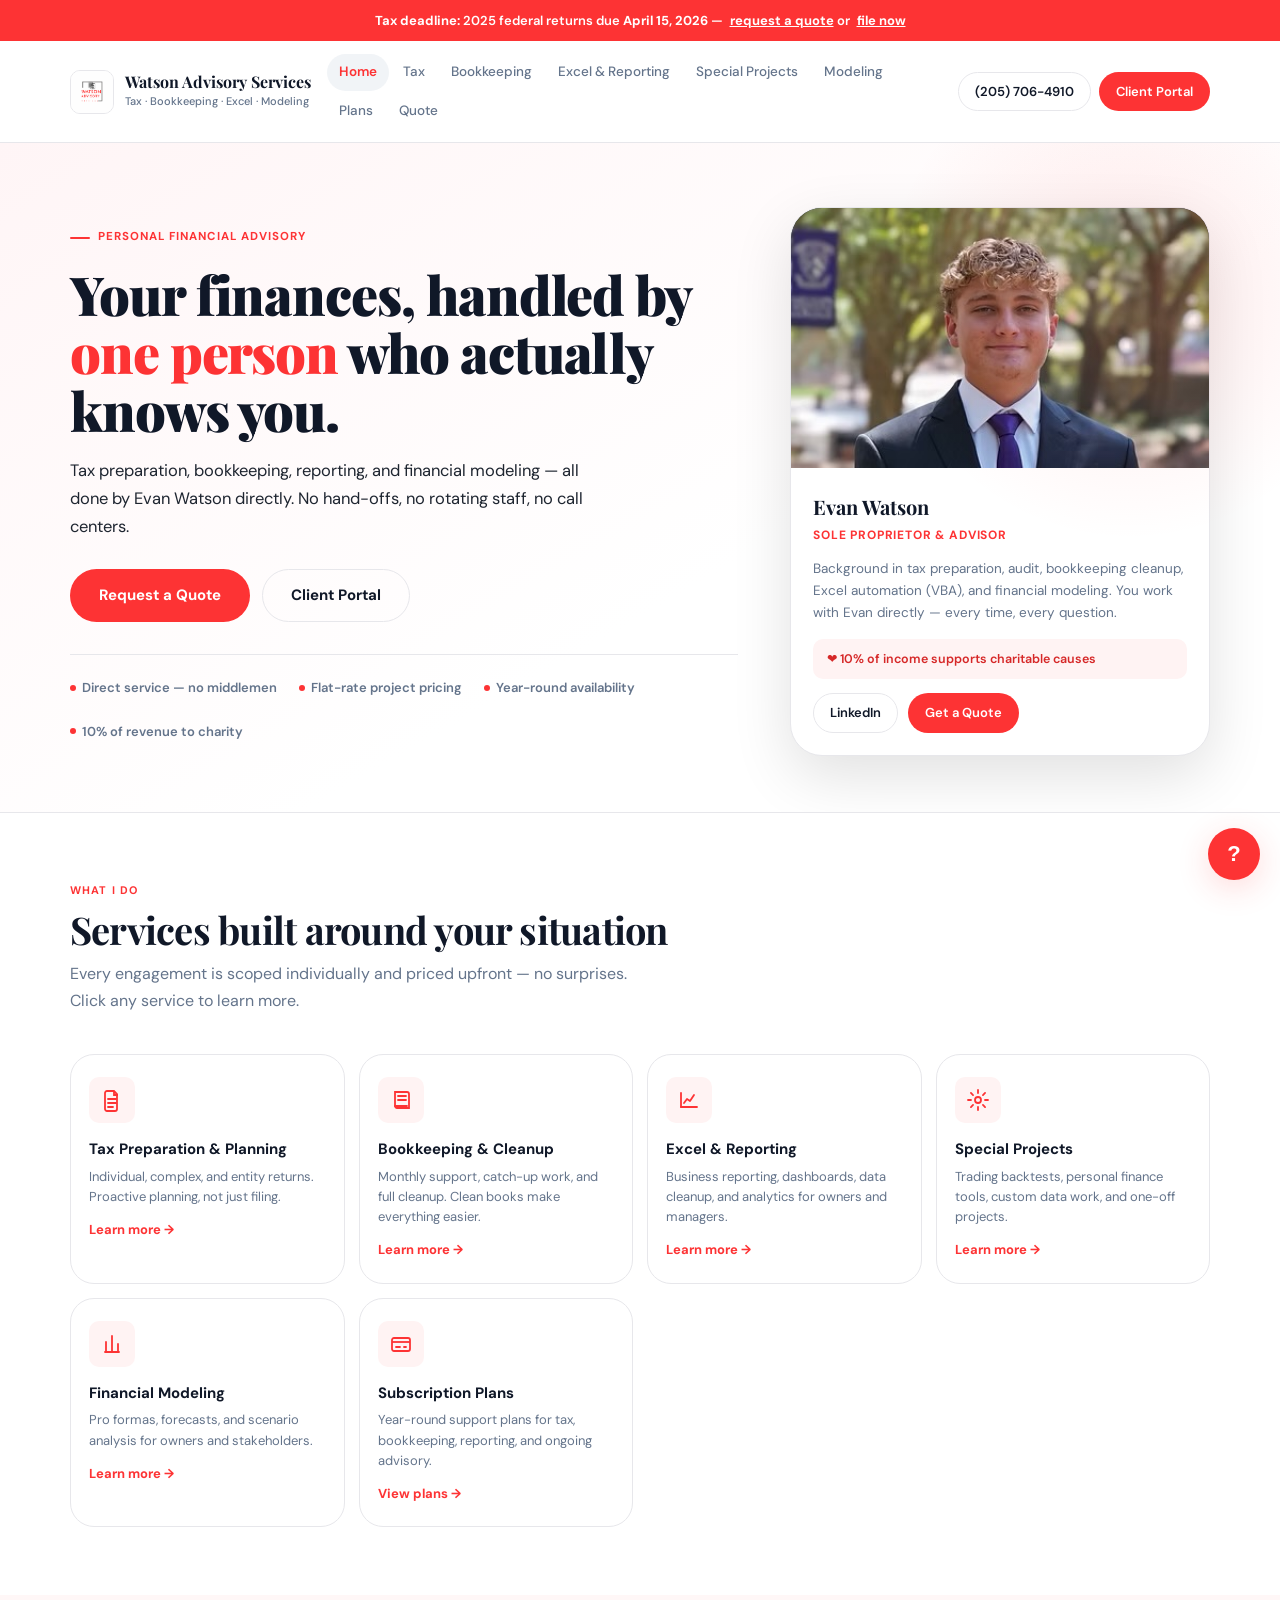
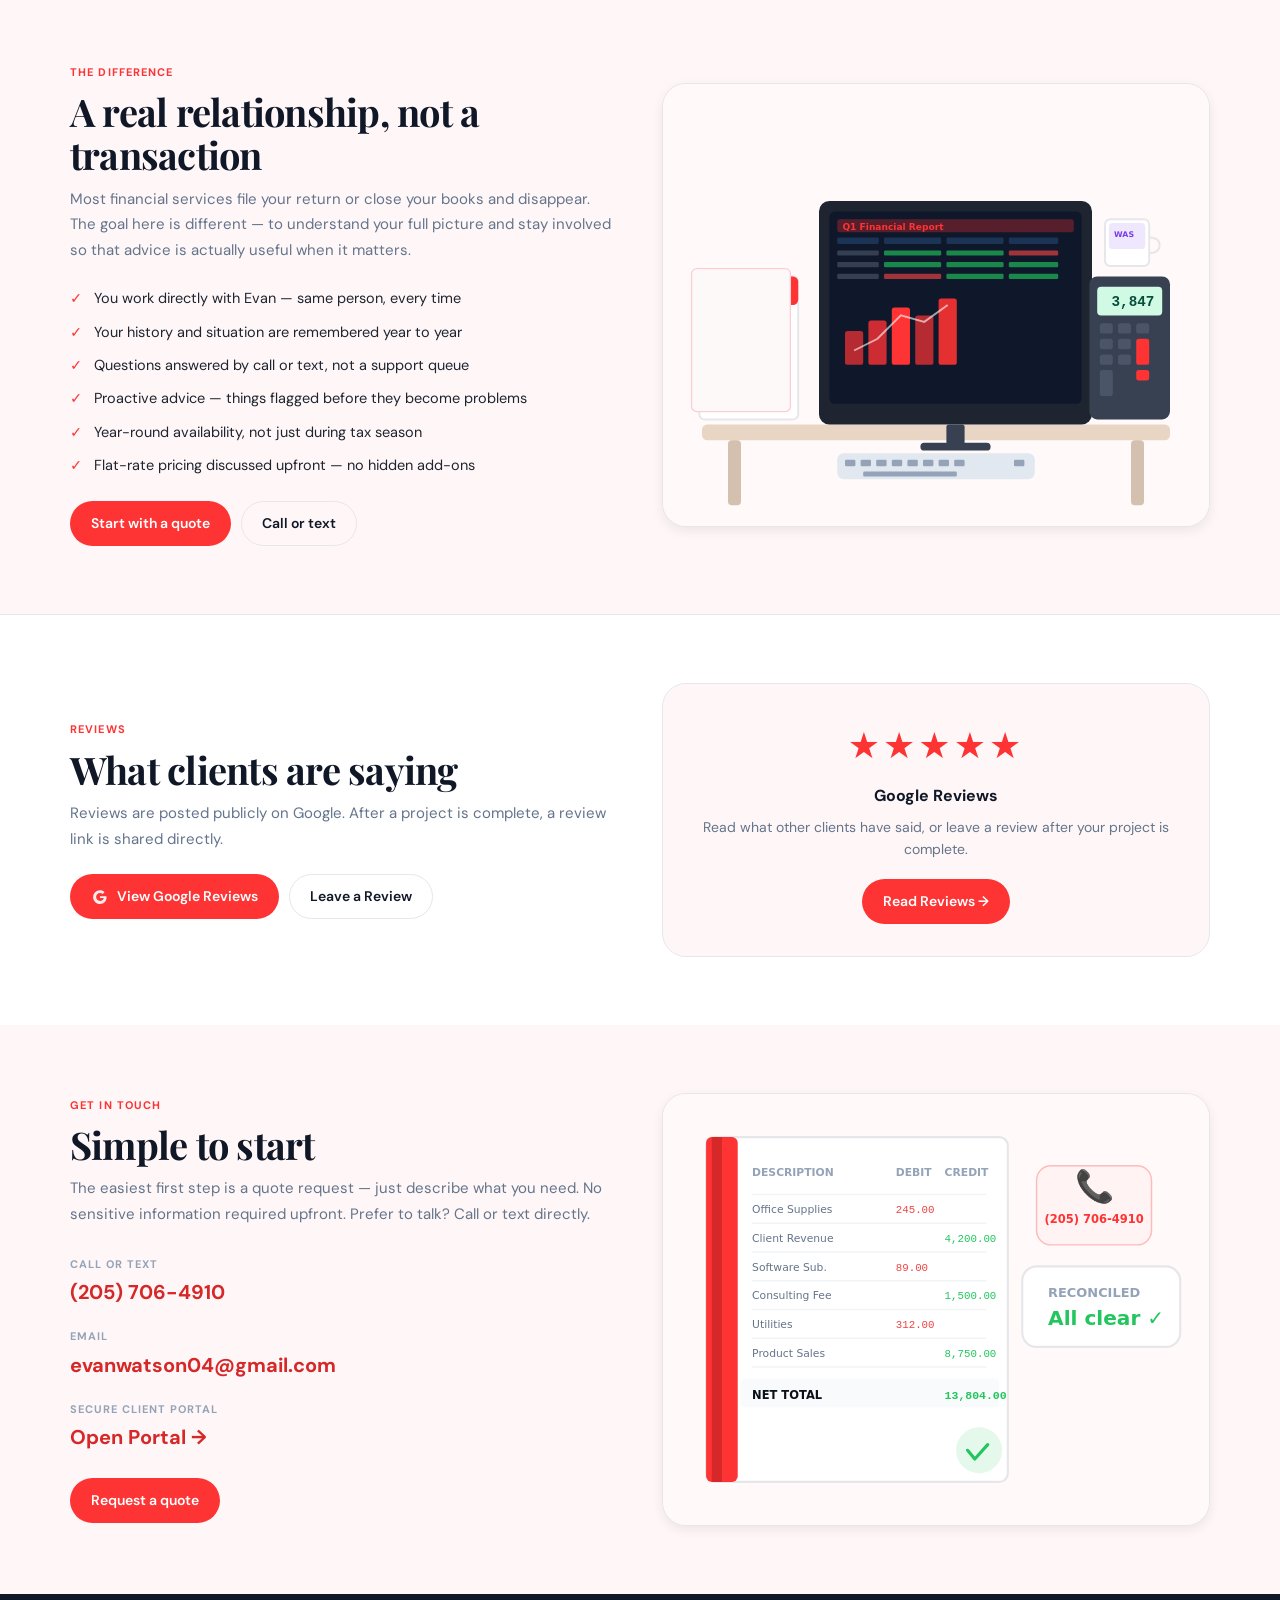
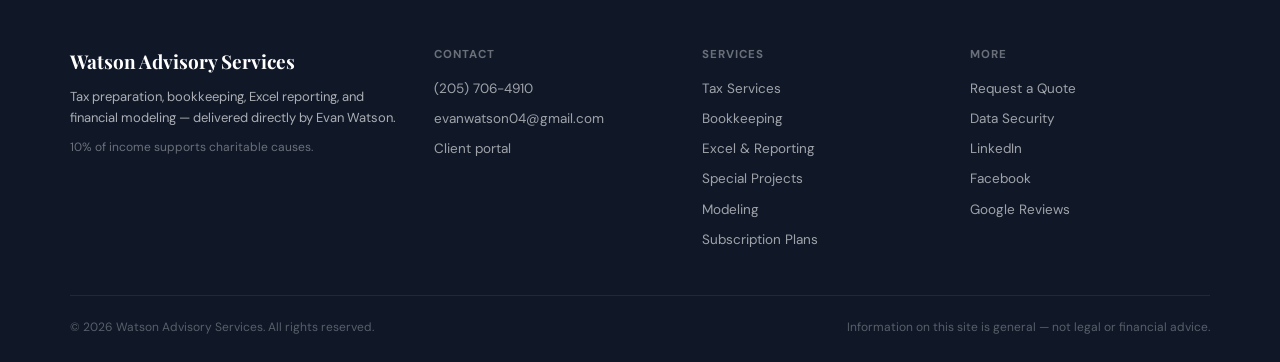
<file: index.html>
<!doctype html>
<html lang="en">
<head>
  <meta charset="utf-8"/>
  <meta name="viewport" content="width=device-width,initial-scale=1"/>
  <title>Watson Advisory Services | Tax, Bookkeeping &amp; Financial Advisory</title>
  <meta name="description" content="Work directly with Evan Watson — tax preparation, bookkeeping, Excel reporting, financial modeling, and custom project work. Personal service, real relationships."/>
  <link rel="icon" href="logo.jpg"/>
  <link rel="stylesheet" href="styles.css"/>
</head>
<body>
<a class="skip" href="#main">Skip to content</a>

<div class="deadline-bar">
  <strong>Tax deadline:</strong> 2025 federal returns due <strong>April 15, 2026</strong> &mdash;
  <a href="quote.html?service=tax">request a quote</a> or <a href="https://watsonadvisoryservices.mytaxportal.online/" target="_blank" rel="noopener">file now</a>
</div>

<header class="header">
  <div class="container header__inner">
    <a class="brand" href="index.html" aria-label="Watson Advisory Services home">
      <span class="brand__logo"><img src="logo.jpg" alt=""/></span>
      <span>
        <div class="brand__name">Watson Advisory Services</div>
        <div class="brand__tag">Tax &middot; Bookkeeping &middot; Excel &middot; Modeling</div>
      </span>
    </a>
    <nav class="nav">
      <a class="is-active" href="index.html">Home</a>
      <a href="tax-services.html">Tax</a>
      <a href="bookkeeping.html">Bookkeeping</a>
      <a href="analytics-consulting.html">Excel &amp; Reporting</a>
      <a href="special-projects.html">Special Projects</a>
      <a href="financial-modeling.html">Modeling</a>
      <a href="subscriptions.html">Plans</a>
      <a href="quote.html">Quote</a>
    </nav>
    <div class="header__cta">
      <a class="btn btn--ghost btn--sm" href="tel:+12057064910">(205) 706-4910</a>
      <a class="btn btn--primary btn--sm" href="https://watsonadvisoryservices.mytaxportal.online/" target="_blank" rel="noopener">Client Portal</a>
    </div>
  </div>
</header>

<main id="main">

<!-- HERO -->
<section class="hero">
  <div class="container hero__grid">
    <div>
      <div class="hero__eyebrow"><span></span> Personal financial advisory</div>
      <h1 class="hero__title">Your finances, handled by <span class="accent">one person</span> who actually knows you.</h1>
      <p class="hero__lead">Tax preparation, bookkeeping, reporting, and financial modeling — all done by Evan Watson directly. No hand-offs, no rotating staff, no call centers.</p>
      <div class="hero__actions">
        <a class="btn btn--primary btn--lg" href="quote.html">Request a Quote</a>
        <a class="btn btn--ghost btn--lg" href="https://watsonadvisoryservices.mytaxportal.online/" target="_blank" rel="noopener">Client Portal</a>
      </div>
      <div class="hero__trust">
        <div class="hero__trust-item"><span class="hero__trust-dot"></span> Direct service — no middlemen</div>
        <div class="hero__trust-item"><span class="hero__trust-dot"></span> Flat-rate project pricing</div>
        <div class="hero__trust-item"><span class="hero__trust-dot"></span> Year-round availability</div>
        <div class="hero__trust-item"><span class="hero__trust-dot"></span> 10% of revenue to charity</div>
      </div>
    </div>
    <div>
      <div class="about-card">
        <div class="about-card__photo"><img src="headshot.jpg" alt="Evan Watson"/></div>
        <div class="about-card__body">
          <div class="about-card__name">Evan Watson</div>
          <div class="about-card__role">Sole Proprietor &amp; Advisor</div>
          <p class="about-card__bio">Background in tax preparation, audit, bookkeeping cleanup, Excel automation (VBA), and financial modeling. You work with Evan directly — every time, every question.</p>
          <div class="about-card__charity">&#10084;&#65039; 10% of income supports charitable causes</div>
          <div class="about-card__links">
            <a class="btn btn--sm btn--ghost" href="https://www.linkedin.com/in/evan-watson-93175932b" target="_blank" rel="noopener">LinkedIn</a>
            <a class="btn btn--sm btn--primary" href="quote.html">Get a Quote</a>
          </div>
        </div>
      </div>
    </div>
  </div>
</section>

<!-- SERVICES -->
<section class="section section--border">
  <div class="container">
    <div class="sec-header">
      <div class="sec-eyebrow">What I do</div>
      <h2 class="sec-title">Services built around your situation</h2>
      <p class="sec-lead">Every engagement is scoped individually and priced upfront — no surprises. Click any service to learn more.</p>
    </div>
    <div class="services-grid">
      <a class="service-card" href="tax-services.html">
        <div class="service-card__icon">
          <svg width="24" height="24" viewBox="0 0 24 24" fill="none"><path d="M7 3h7l3 3v15a2 2 0 0 1-2 2H7a2 2 0 0 1-2-2V5a2 2 0 0 1 2-2Z" stroke="currentColor" stroke-width="1.8"/><path d="M14 3v4h4" stroke="currentColor" stroke-width="1.8"/><path d="M8 11h8M8 15h8M8 19h5" stroke="currentColor" stroke-width="1.8" stroke-linecap="round"/></svg>
        </div>
        <div class="service-card__title">Tax Preparation &amp; Planning</div>
        <div class="service-card__desc">Individual, complex, and entity returns. Proactive planning, not just filing.</div>
        <div class="service-card__arrow">Learn more →</div>
      </a>
      <a class="service-card" href="bookkeeping.html">
        <div class="service-card__icon">
          <svg width="24" height="24" viewBox="0 0 24 24" fill="none"><path d="M6 4h12a2 2 0 0 1 2 2v14H8a2 2 0 0 1-2-2V4Z" stroke="currentColor" stroke-width="1.8"/><path d="M6 18h12M9 8h8M9 12h8" stroke="currentColor" stroke-width="1.8" stroke-linecap="round"/></svg>
        </div>
        <div class="service-card__title">Bookkeeping &amp; Cleanup</div>
        <div class="service-card__desc">Monthly support, catch-up work, and full cleanup. Clean books make everything easier.</div>
        <div class="service-card__arrow">Learn more →</div>
      </a>
      <a class="service-card" href="analytics-consulting.html">
        <div class="service-card__icon">
          <svg width="24" height="24" viewBox="0 0 24 24" fill="none"><path d="M4 19V5" stroke="currentColor" stroke-width="1.8" stroke-linecap="round"/><path d="M4 19h16" stroke="currentColor" stroke-width="1.8" stroke-linecap="round"/><path d="M7 15l3-4 3 2 4-6" stroke="currentColor" stroke-width="1.8" stroke-linecap="round" stroke-linejoin="round"/></svg>
        </div>
        <div class="service-card__title">Excel &amp; Reporting</div>
        <div class="service-card__desc">Business reporting, dashboards, data cleanup, and analytics for owners and managers.</div>
        <div class="service-card__arrow">Learn more →</div>
      </a>
      <a class="service-card" href="special-projects.html">
        <div class="service-card__icon">
          <svg width="24" height="24" viewBox="0 0 24 24" fill="none"><circle cx="12" cy="12" r="3" stroke="currentColor" stroke-width="1.8"/><path d="M12 2v3M12 19v3M2 12h3M19 12h3M4.93 4.93l2.12 2.12M16.95 16.95l2.12 2.12M4.93 19.07l2.12-2.12M16.95 7.05l2.12-2.12" stroke="currentColor" stroke-width="1.8" stroke-linecap="round"/></svg>
        </div>
        <div class="service-card__title">Special Projects</div>
        <div class="service-card__desc">Trading backtests, personal finance tools, custom data work, and one-off projects.</div>
        <div class="service-card__arrow">Learn more →</div>
      </a>
      <a class="service-card" href="financial-modeling.html">
        <div class="service-card__icon">
          <svg width="24" height="24" viewBox="0 0 24 24" fill="none"><path d="M6 20V10M12 20V4M18 20v-8" stroke="currentColor" stroke-width="1.8" stroke-linecap="round"/><path d="M5 20h14" stroke="currentColor" stroke-width="1.8" stroke-linecap="round"/></svg>
        </div>
        <div class="service-card__title">Financial Modeling</div>
        <div class="service-card__desc">Pro formas, forecasts, and scenario analysis for owners and stakeholders.</div>
        <div class="service-card__arrow">Learn more →</div>
      </a>
      <a class="service-card" href="subscriptions.html">
        <div class="service-card__icon">
          <svg width="24" height="24" viewBox="0 0 24 24" fill="none"><rect x="3" y="6" width="18" height="13" rx="2" stroke="currentColor" stroke-width="1.8"/><path d="M3 10h18" stroke="currentColor" stroke-width="1.8"/><path d="M7 15h4M15 15h2" stroke="currentColor" stroke-width="1.8" stroke-linecap="round"/></svg>
        </div>
        <div class="service-card__title">Subscription Plans</div>
        <div class="service-card__desc">Year-round support plans for tax, bookkeeping, reporting, and ongoing advisory.</div>
        <div class="service-card__arrow">View plans →</div>
      </a>
    </div>
  </div>
</section>

<!-- WHY -->
<section class="section section--tint">
  <div class="container two-col two-col--center">
    <div>
      <div class="sec-eyebrow">The difference</div>
      <h2 class="sec-title">A real relationship, not a transaction</h2>
      <p style="font-size:15px;color:var(--muted);line-height:1.7;margin-bottom:24px">Most financial services file your return or close your books and disappear. The goal here is different — to understand your full picture and stay involved so that advice is actually useful when it matters.</p>
      <ul class="checklist">
        <li>You work directly with Evan — same person, every time</li>
        <li>Your history and situation are remembered year to year</li>
        <li>Questions answered by call or text, not a support queue</li>
        <li>Proactive advice — things flagged before they become problems</li>
        <li>Year-round availability, not just during tax season</li>
        <li>Flat-rate pricing discussed upfront — no hidden add-ons</li>
      </ul>
      <div class="btn-row" style="margin-top:24px">
        <a class="btn btn--primary" href="quote.html">Start with a quote</a>
        <a class="btn btn--ghost" href="tel:+12057064910">Call or text</a>
      </div>
    </div>
    <div class="illus">
      <svg viewBox="0 0 420 340" xmlns="http://www.w3.org/2000/svg">
        <rect width="420" height="340" fill="#fff9f9"/>
        <!-- desk -->
        <rect x="30" y="262" width="360" height="12" rx="4" fill="#e8d5c4"/>
        <rect x="50" y="274" width="10" height="50" rx="3" fill="#d4c0ae"/>
        <rect x="360" y="274" width="10" height="50" rx="3" fill="#d4c0ae"/>
        <!-- monitor -->
        <rect x="120" y="90" width="210" height="172" rx="8" fill="#1e2530"/>
        <rect x="128" y="98" width="194" height="148" rx="4" fill="#0f172a"/>
        <!-- spreadsheet on screen -->
        <rect x="134" y="104" width="182" height="10" rx="2" fill="#fd3334" opacity=".3"/>
        <text x="138" y="112" font-size="7" fill="#fd3334" font-weight="700" font-family="system-ui">Q1 Financial Report</text>
        <g fill="#1e3a5f" opacity=".8">
          <rect x="134" y="118" width="32" height="5" rx="1"/>
          <rect x="170" y="118" width="44" height="5" rx="1"/>
          <rect x="218" y="118" width="44" height="5" rx="1"/>
          <rect x="266" y="118" width="38" height="5" rx="1"/>
        </g>
        <g opacity=".65">
          <rect x="134" y="128" width="32" height="4" rx="1" fill="#4a5568"/>
          <rect x="170" y="128" width="44" height="4" rx="1" fill="#22c55e"/>
          <rect x="218" y="128" width="44" height="4" rx="1" fill="#22c55e"/>
          <rect x="266" y="128" width="38" height="4" rx="1" fill="#ef4444"/>
          <rect x="134" y="137" width="32" height="4" rx="1" fill="#4a5568"/>
          <rect x="170" y="137" width="44" height="4" rx="1" fill="#22c55e"/>
          <rect x="218" y="137" width="44" height="4" rx="1" fill="#22c55e"/>
          <rect x="266" y="137" width="38" height="4" rx="1" fill="#22c55e"/>
          <rect x="134" y="146" width="32" height="4" rx="1" fill="#4a5568"/>
          <rect x="170" y="146" width="44" height="4" rx="1" fill="#ef4444"/>
          <rect x="218" y="146" width="44" height="4" rx="1" fill="#22c55e"/>
          <rect x="266" y="146" width="38" height="4" rx="1" fill="#22c55e"/>
        </g>
        <!-- chart bars on screen -->
        <rect x="140" y="190" width="14" height="26" rx="2" fill="#fd3334" opacity=".7"/>
        <rect x="158" y="182" width="14" height="34" rx="2" fill="#fd3334" opacity=".8"/>
        <rect x="176" y="172" width="14" height="44" rx="2" fill="#fd3334"/>
        <rect x="194" y="178" width="14" height="38" rx="2" fill="#fd3334" opacity=".7"/>
        <rect x="212" y="165" width="14" height="51" rx="2" fill="#fd3334" opacity=".9"/>
        <!-- trend line -->
        <polyline points="147,205 165,196 183,178 201,183 219,170" stroke="#fff" stroke-width="1.5" fill="none" opacity=".6"/>
        <!-- monitor stand -->
        <rect x="218" y="262" width="14" height="16" rx="2" fill="#374151"/>
        <rect x="198" y="276" width="54" height="6" rx="3" fill="#374151"/>
        <!-- keyboard -->
        <rect x="134" y="284" width="152" height="20" rx="5" fill="#e2e8f0"/>
        <g fill="#94a3b8">
          <rect x="140" y="289" width="8" height="5" rx="1"/><rect x="152" y="289" width="8" height="5" rx="1"/>
          <rect x="164" y="289" width="8" height="5" rx="1"/><rect x="176" y="289" width="8" height="5" rx="1"/>
          <rect x="188" y="289" width="8" height="5" rx="1"/><rect x="200" y="289" width="8" height="5" rx="1"/>
          <rect x="212" y="289" width="8" height="5" rx="1"/><rect x="224" y="289" width="8" height="5" rx="1"/>
          <rect x="270" y="289" width="8" height="5" rx="1"/>
          <rect x="154" y="298" width="72" height="4" rx="1"/>
        </g>
        <!-- tax forms -->
        <rect x="28" y="148" width="76" height="110" rx="4" fill="#fff" stroke="#e7e7eb" stroke-width="1.5"/>
        <rect x="28" y="148" width="76" height="22" rx="4" fill="#fd3334"/>
        <text x="36" y="162" font-size="8" fill="#fff" font-weight="700" font-family="system-ui">1040</text>
        <text x="36" y="172" font-size="5.5" fill="rgba(255,255,255,.7)" font-family="system-ui">Tax Return</text>
        <g fill="#f1f4f7">
          <rect x="36" y="180" width="52" height="6" rx="1.5"/>
          <rect x="36" y="191" width="52" height="6" rx="1.5"/>
          <rect x="36" y="202" width="52" height="6" rx="1.5"/>
          <rect x="36" y="213" width="52" height="6" rx="1.5"/>
          <rect x="36" y="224" width="30" height="8" rx="2"/>
        </g>
        <text x="36" y="232" font-size="6" fill="#22c55e" font-weight="700" font-family="monospace">$2,841</text>
        <!-- second doc -->
        <rect x="22" y="142" width="76" height="110" rx="4" fill="#fef9f9" stroke="#fecdd3" stroke-width="1"/>
        <!-- calculator -->
        <rect x="328" y="148" width="62" height="110" rx="6" fill="#374151"/>
        <rect x="334" y="156" width="50" height="22" rx="3" fill="#d1fae5"/>
        <text x="378" y="171" font-size="11" fill="#064e3b" font-weight="700" font-family="monospace" text-anchor="end">3,847</text>
        <g fill="#4b5568">
          <rect x="336" y="184" width="10" height="8" rx="2"/><rect x="350" y="184" width="10" height="8" rx="2"/><rect x="364" y="184" width="10" height="8" rx="2"/>
          <rect x="336" y="196" width="10" height="8" rx="2"/><rect x="350" y="196" width="10" height="8" rx="2"/>
          <rect x="336" y="208" width="10" height="8" rx="2"/><rect x="350" y="208" width="10" height="8" rx="2"/>
          <rect x="336" y="220" width="10" height="20" rx="2"/>
        </g>
        <rect x="364" y="196" width="10" height="20" rx="2" fill="#fd3334"/>
        <rect x="364" y="220" width="10" height="8" rx="2" fill="#fd3334"/>
        <!-- coffee -->
        <rect x="340" y="104" width="34" height="36" rx="4" fill="#fff" stroke="#e7e7eb" stroke-width="1.5"/>
        <rect x="343" y="107" width="28" height="20" rx="3" fill="#7c3aed" opacity=".12"/>
        <path d="M374 118 Q382 118 382 124 Q382 130 374 130" stroke="#e7e7eb" stroke-width="1.5" fill="none"/>
        <text x="347" y="118" font-size="6" fill="#7c3aed" font-weight="700" font-family="system-ui">WAS</text>
      </svg>
    </div>
  </div>
</section>

<!-- GOOGLE REVIEWS -->
<section class="section section--border">
  <div class="container">
    <div class="two-col two-col--center">
      <div>
        <div class="sec-eyebrow">Reviews</div>
        <h2 class="sec-title">What clients are saying</h2>
        <p style="font-size:15px;color:var(--muted);line-height:1.7;margin-bottom:22px">Reviews are posted publicly on Google. After a project is complete, a review link is shared directly.</p>
        <div class="btn-row">
          <a class="btn btn--primary" href="https://share.google/7ak7LUmNi6xlFwGhq" target="_blank" rel="noopener">
            <svg width="18" height="18" viewBox="0 0 24 24" fill="currentColor" style="opacity:.9"><path d="M12 11h8.53c.11.57.17 1.17.17 1.79 0 5.01-3.36 8.57-8.7 8.57-5.03 0-9.1-4.07-9.1-9.1s4.07-9.1 9.1-9.1c2.45 0 4.5.9 6.07 2.37l-2.46 2.46C14.47 7.24 13.3 6.8 12 6.8c-2.87 0-5.2 2.33-5.2 5.2s2.33 5.2 5.2 5.2c2.79 0 4.66-1.58 5.02-3.8H12v-2.4z"/></svg>
            View Google Reviews
          </a>
          <a class="btn btn--ghost" href="https://g.page/r/CWyWTOVJAnOrEAE/review" target="_blank" rel="noopener">Leave a Review</a>
        </div>
      </div>
      <div class="panel panel--soft" style="text-align:center;padding:32px">
        <div style="font-size:36px;letter-spacing:3px;color:var(--brand);margin-bottom:8px">★★★★★</div>
        <div style="font-size:16px;font-weight:700;margin-bottom:6px">Google Reviews</div>
        <p style="font-size:14px;color:var(--muted);line-height:1.6;margin-bottom:18px">Read what other clients have said, or leave a review after your project is complete.</p>
        <a class="btn btn--primary" href="https://share.google/7ak7LUmNi6xlFwGhq" target="_blank" rel="noopener">Read Reviews →</a>
      </div>
    </div>
  </div>
</section>

<!-- CONTACT -->
<section class="section section--tint" id="contact">
  <div class="container two-col two-col--center">
    <div>
      <div class="sec-eyebrow">Get in touch</div>
      <h2 class="sec-title">Simple to start</h2>
      <p style="font-size:15px;color:var(--muted);line-height:1.7;margin-bottom:28px">The easiest first step is a quote request — just describe what you need. No sensitive information required upfront. Prefer to talk? Call or text directly.</p>
      <div class="contact-stack">
        <div>
          <div class="cinfo__label">Call or Text</div>
          <div class="cinfo__value"><a href="tel:+12057064910">(205) 706-4910</a></div>
        </div>
        <div>
          <div class="cinfo__label">Email</div>
          <div class="cinfo__value"><a href="mailto:evanwatson04@gmail.com">evanwatson04@gmail.com</a></div>
        </div>
        <div>
          <div class="cinfo__label">Secure Client Portal</div>
          <div class="cinfo__value"><a href="https://watsonadvisoryservices.mytaxportal.online/" target="_blank" rel="noopener">Open Portal →</a></div>
        </div>
      </div>
      <div class="btn-row" style="margin-top:24px">
        <a class="btn btn--primary" href="quote.html">Request a quote</a>
      </div>
    </div>
    <div>
      <div class="illus">
        <svg viewBox="0 0 380 300" xmlns="http://www.w3.org/2000/svg">
          <rect width="380" height="300" fill="#fff9f9"/>
          <!-- ledger -->
          <rect x="30" y="30" width="210" height="240" rx="6" fill="#fff" stroke="#e7e7eb" stroke-width="1.5"/>
          <rect x="30" y="30" width="22" height="240" rx="4" fill="#fd3334"/>
          <rect x="34" y="30" width="7" height="240" fill="#d62828"/>
          <!-- grid lines -->
          <line x1="62" y1="70" x2="225" y2="70" stroke="#f1f4f7" stroke-width="1"/>
          <line x1="62" y1="90" x2="225" y2="90" stroke="#f1f4f7" stroke-width="1"/>
          <line x1="62" y1="110" x2="225" y2="110" stroke="#f1f4f7" stroke-width="1"/>
          <line x1="62" y1="130" x2="225" y2="130" stroke="#f1f4f7" stroke-width="1"/>
          <line x1="62" y1="150" x2="225" y2="150" stroke="#f1f4f7" stroke-width="1"/>
          <line x1="62" y1="170" x2="225" y2="170" stroke="#f1f4f7" stroke-width="1"/>
          <line x1="62" y1="190" x2="225" y2="190" stroke="#f1f4f7" stroke-width="1"/>
          <line x1="62" y1="210" x2="225" y2="210" stroke="#f1f4f7" stroke-width="1"/>
          <text x="62" y="57" font-size="7.5" fill="#94a3b8" font-weight="600" font-family="system-ui">DESCRIPTION</text>
          <text x="162" y="57" font-size="7.5" fill="#94a3b8" font-weight="600" font-family="system-ui">DEBIT</text>
          <text x="196" y="57" font-size="7.5" fill="#94a3b8" font-weight="600" font-family="system-ui">CREDIT</text>
          <g font-size="7.5" font-family="system-ui">
            <text x="62" y="83" fill="#64748b">Office Supplies</text><text x="162" y="83" fill="#ef4444" font-family="monospace">245.00</text>
            <text x="62" y="103" fill="#64748b">Client Revenue</text><text x="196" y="103" fill="#22c55e" font-family="monospace">4,200.00</text>
            <text x="62" y="123" fill="#64748b">Software Sub.</text><text x="162" y="123" fill="#ef4444" font-family="monospace">89.00</text>
            <text x="62" y="143" fill="#64748b">Consulting Fee</text><text x="196" y="143" fill="#22c55e" font-family="monospace">1,500.00</text>
            <text x="62" y="163" fill="#64748b">Utilities</text><text x="162" y="163" fill="#ef4444" font-family="monospace">312.00</text>
            <text x="62" y="183" fill="#64748b">Product Sales</text><text x="196" y="183" fill="#22c55e" font-family="monospace">8,750.00</text>
          </g>
          <rect x="54" y="198" width="180" height="20" rx="3" fill="#f8fafc"/>
          <text x="62" y="212" font-size="8" fill="#0d1117" font-weight="700" font-family="system-ui">NET TOTAL</text>
          <text x="196" y="212" font-size="8" fill="#22c55e" font-weight="700" font-family="monospace">13,804.00</text>
          <circle cx="220" cy="248" r="16" fill="#22c55e" opacity=".12"/>
          <path d="M212 248l5 6 9-10" stroke="#22c55e" stroke-width="2.2" stroke-linecap="round" stroke-linejoin="round" fill="none"/>
          <!-- badge -->
          <rect x="250" y="120" width="110" height="56" rx="10" fill="#fff" stroke="#e7e7eb" stroke-width="1.5"/>
          <defs><filter id="sh2"><feDropShadow dx="0" dy="4" stdDeviation="6" flood-opacity=".07"/></filter></defs>
          <text x="268" y="141" font-size="9" fill="#94a3b8" font-weight="600" font-family="system-ui">RECONCILED</text>
          <text x="268" y="161" font-size="14" fill="#22c55e" font-weight="700" font-family="system-ui">All clear ✓</text>
          <!-- phone/call icon -->
          <rect x="260" y="50" width="80" height="55" rx="10" fill="#fff3f3" stroke="#fd3334" stroke-width="1" stroke-opacity=".3"/>
          <text x="300" y="72" font-size="22" text-anchor="middle">📞</text>
          <text x="300" y="90" font-size="8" fill="#fd3334" font-weight="700" font-family="system-ui" text-anchor="middle">(205) 706-4910</text>
        </svg>
      </div>
    </div>
  </div>
</section>

</main>

<footer class="footer">
  <div class="container">
    <div class="footer__inner">
      <div>
        <div class="footer__brand">Watson Advisory Services</div>
        <p class="footer__tagline">Tax preparation, bookkeeping, Excel reporting, and financial modeling &mdash; delivered directly by Evan Watson.</p>
        <div class="footer__charity">10% of income supports charitable causes.</div>
      </div>
      <div>
        <div class="footer__col-title">Contact</div>
        <a class="footer__link" href="tel:+12057064910">(205) 706-4910</a>
        <a class="footer__link" href="mailto:evanwatson04@gmail.com">evanwatson04@gmail.com</a>
        <a class="footer__link" href="https://watsonadvisoryservices.mytaxportal.online/" target="_blank" rel="noopener">Client portal</a>
      </div>
      <div>
        <div class="footer__col-title">Services</div>
        <a class="footer__link" href="tax-services.html">Tax Services</a>
        <a class="footer__link" href="bookkeeping.html">Bookkeeping</a>
        <a class="footer__link" href="analytics-consulting.html">Excel &amp; Reporting</a>
        <a class="footer__link" href="special-projects.html">Special Projects</a>
        <a class="footer__link" href="financial-modeling.html">Modeling</a>
        <a class="footer__link" href="subscriptions.html">Subscription Plans</a>
      </div>
      <div>
        <div class="footer__col-title">More</div>
        <a class="footer__link" href="quote.html">Request a Quote</a>
        <a class="footer__link" href="data-security-plan.html">Data Security</a>
        <a class="footer__link" href="https://www.linkedin.com/in/evan-watson-93175932b" target="_blank" rel="noopener">LinkedIn</a>
        <a class="footer__link" href="https://www.facebook.com/share/181qwibuGE/?mibextid=wwXIfr" target="_blank" rel="noopener">Facebook</a>
        <a class="footer__link" href="https://share.google/7ak7LUmNi6xlFwGhq" target="_blank" rel="noopener">Google Reviews</a>
      </div>
    </div>
    <div class="footer__bottom">
      <span>&copy; <span id="year"></span> Watson Advisory Services. All rights reserved.</span>
      <span>Information on this site is general &mdash; not legal or financial advice.</span>
    </div>
  </div>
</footer>

<div class="mobile-bar">
  <a href="tel:+12057064910">Call</a>
  <a href="quote.html">Quote</a>
  <a href="https://watsonadvisoryservices.mytaxportal.online/" target="_blank" rel="noopener">Portal</a>
</div>

<div class="chatbot" id="chatbot">
  <div class="chatbot__window">
    <div class="chatbot__header">Watson Advisory Services<div class="chatbot__sub">Ask about services, pricing, or how to get started</div></div>
    <div class="chatbot__messages">
      <div class="chatbot__msg chatbot__msg--bot">Hi &mdash; I can answer questions about tax prep, bookkeeping, Excel reporting, special projects, subscription plans, and pricing.</div>
    </div>
    <div class="chatbot__quick">
      <button type="button" data-chat-question="How do I start tax prep?">Start tax prep</button>
      <button type="button" data-chat-question="What subscription plans do you offer?">Subscriptions</button>
      <button type="button" data-chat-question="What special projects do you do?">Special projects</button>
    </div>
    <div class="chatbot__footer">
      <input class="chatbot__input" type="text" placeholder="Ask a question..."/>
      <button type="button" class="btn btn--primary btn--sm chatbot__send">Send</button>
    </div>
  </div>
  <button type="button" class="chatbot__toggle" aria-expanded="false" aria-label="Open help chat">?</button>
</div>

<script>
document.getElementById('year').textContent = new Date().getFullYear();
const cbot = document.getElementById('chatbot');
const win = cbot.querySelector('.chatbot__window');
const tog = cbot.querySelector('.chatbot__toggle');
tog.addEventListener('click', () => { const open = win.classList.toggle('is-open'); tog.setAttribute('aria-expanded', open); });
const R = {
  'How do I start tax prep?': 'Start with a quick quote at quote.html — no sensitive info needed upfront. Or use the secure portal directly at watsonadvisoryservices.mytaxportal.online.',
  'What subscription plans do you offer?': 'Three plans: Essentials (~$35/mo, tax filing + check-ins), Books + Tax (~$350/mo, bookkeeping + tax), and Full Advisory (custom, everything). See the Plans page for full details.',
  'What special projects do you do?': 'Trading strategy backtesting, personal finance tracking spreadsheets, custom dashboards, data cleanup, and other one-off analytical work. See the Special Projects page.'
};
cbot.querySelectorAll('[data-chat-question]').forEach(btn => {
  btn.addEventListener('click', () => {
    const msgs = cbot.querySelector('.chatbot__messages');
    const q = btn.dataset.chatQuestion;
    msgs.innerHTML += '<div class="chatbot__msg chatbot__msg--user">'+q+'</div>';
    setTimeout(() => { msgs.innerHTML += '<div class="chatbot__msg chatbot__msg--bot">'+(R[q]||'Call or text (205) 706-4910 for details.')+'</div>'; msgs.scrollTop=msgs.scrollHeight; }, 400);
  });
});
cbot.querySelector('.chatbot__send').addEventListener('click', () => {
  const inp = cbot.querySelector('.chatbot__input'); const v = inp.value.trim(); if(!v) return;
  const msgs = cbot.querySelector('.chatbot__messages');
  msgs.innerHTML += '<div class="chatbot__msg chatbot__msg--user">'+v+'</div>'; inp.value='';
  setTimeout(() => { msgs.innerHTML += '<div class="chatbot__msg chatbot__msg--bot">For the best answer, call or text Evan at (205) 706-4910 or <a href=\"quote.html\" style=\"color:var(--brand);font-weight:700\">submit a quote request</a>.</div>'; msgs.scrollTop=msgs.scrollHeight; }, 400);
});
</script>
</body>
</html>
</file>
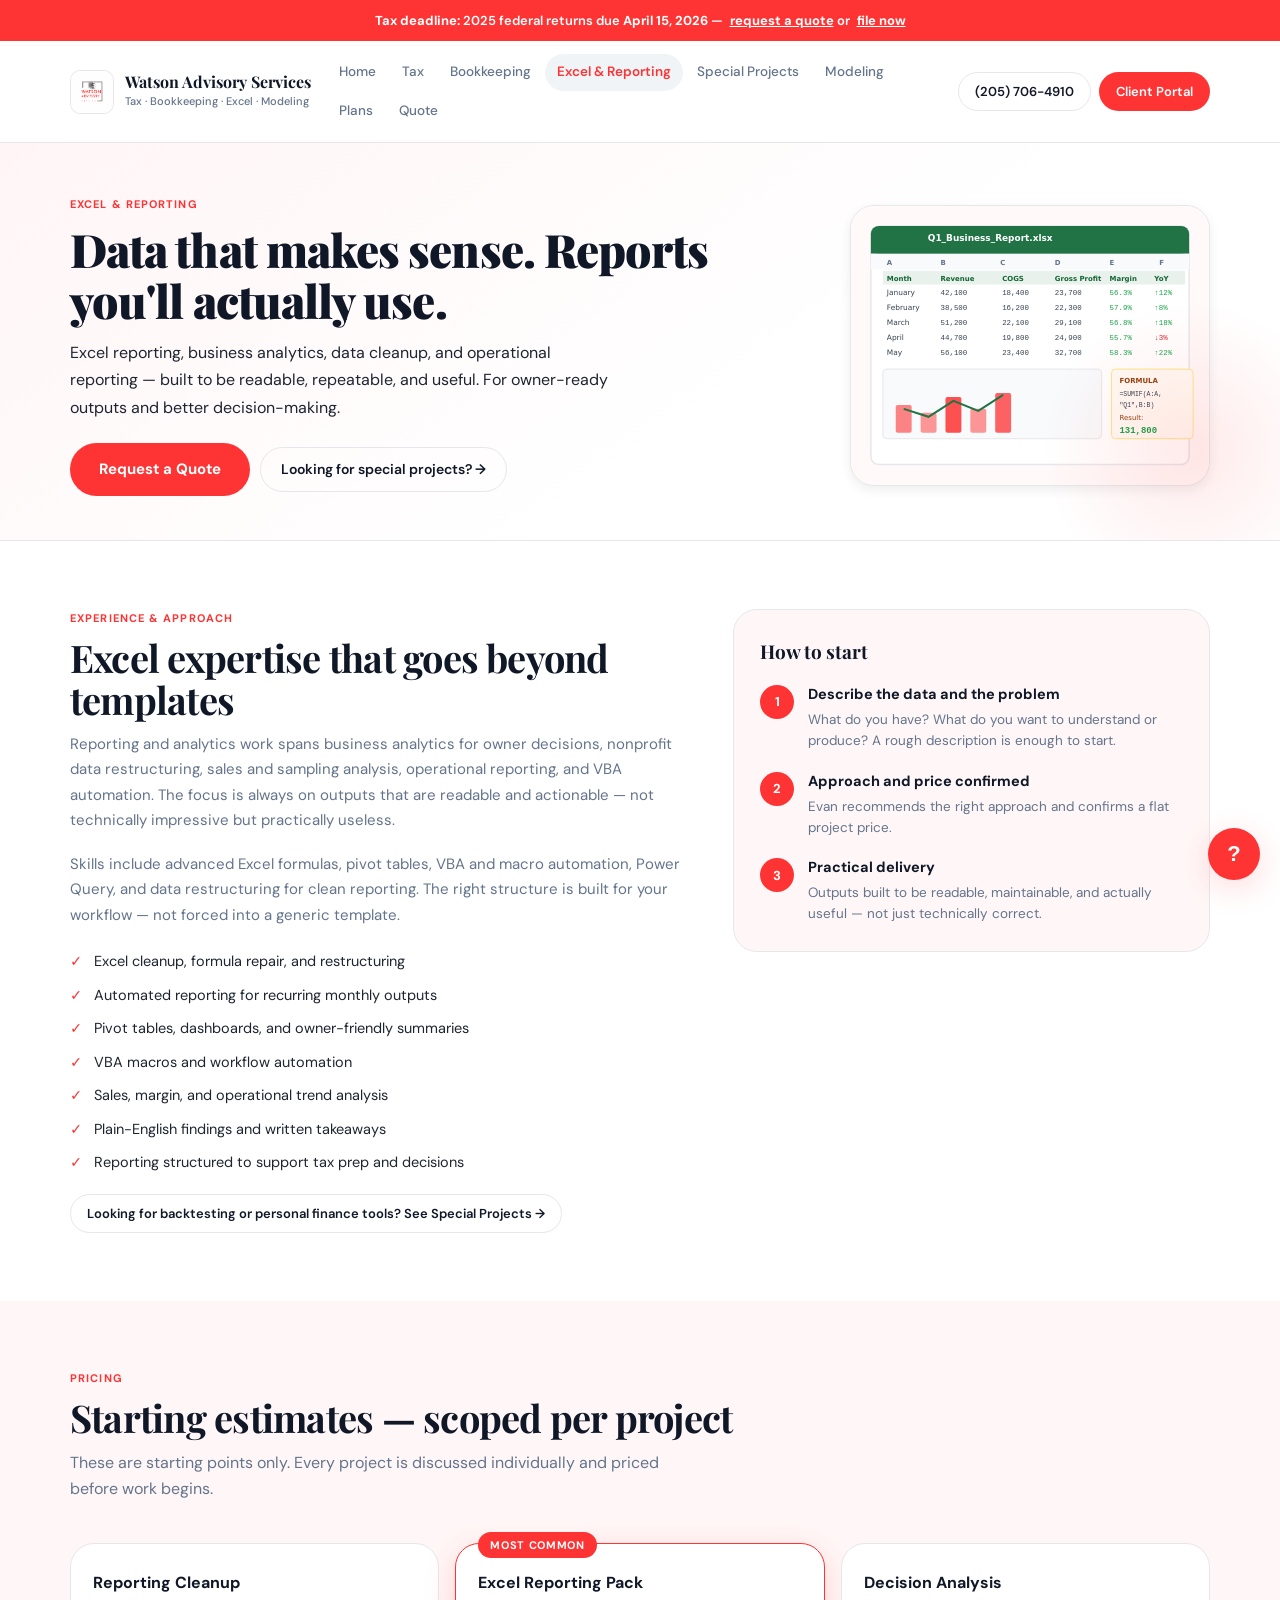
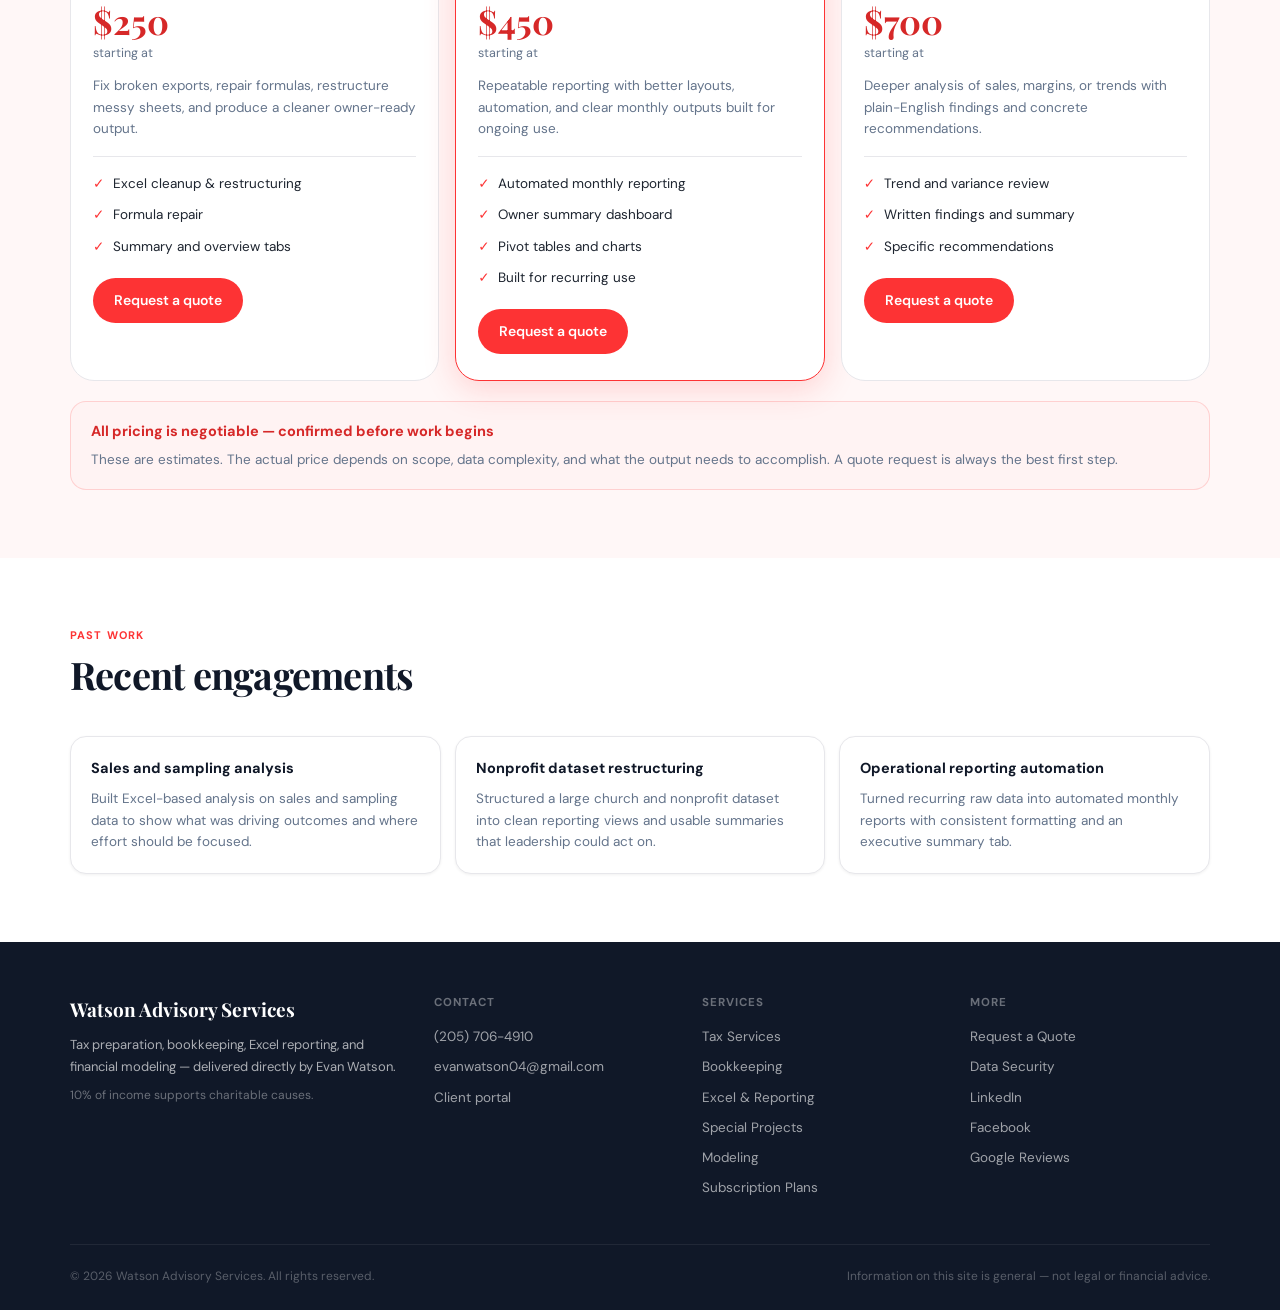
<file: analytics-consulting.html>
<!doctype html>
<html lang="en">
<head>
  <meta charset="utf-8"/>
  <meta name="viewport" content="width=device-width,initial-scale=1"/>
  <title>Excel Reporting &amp; Analytics | Watson Advisory Services</title>
  <meta name="description" content="Excel reporting, business analytics, data cleanup, and operational reporting — built to be readable and actually useful for owners and managers."/>
  <link rel="icon" href="logo.jpg"/>
  <link rel="stylesheet" href="styles.css"/>
</head>
<body>
<a class="skip" href="#main">Skip to content</a>

<div class="deadline-bar">
  <strong>Tax deadline:</strong> 2025 federal returns due <strong>April 15, 2026</strong> &mdash;
  <a href="quote.html?service=tax">request a quote</a> or <a href="https://watsonadvisoryservices.mytaxportal.online/" target="_blank" rel="noopener">file now</a>
</div>

<header class="header">
  <div class="container header__inner">
    <a class="brand" href="index.html" aria-label="Watson Advisory Services home">
      <span class="brand__logo"><img src="logo.jpg" alt=""/></span>
      <span>
        <div class="brand__name">Watson Advisory Services</div>
        <div class="brand__tag">Tax &middot; Bookkeeping &middot; Excel &middot; Modeling</div>
      </span>
    </a>
    <nav class="nav">
      <a href="index.html">Home</a>
      <a href="tax-services.html">Tax</a>
      <a href="bookkeeping.html">Bookkeeping</a>
      <a class="is-active" href="analytics-consulting.html">Excel &amp; Reporting</a>
      <a href="special-projects.html">Special Projects</a>
      <a href="financial-modeling.html">Modeling</a>
      <a href="subscriptions.html">Plans</a>
      <a href="quote.html">Quote</a>
    </nav>
    <div class="header__cta">
      <a class="btn btn--ghost btn--sm" href="tel:+12057064910">(205) 706-4910</a>
      <a class="btn btn--primary btn--sm" href="https://watsonadvisoryservices.mytaxportal.online/" target="_blank" rel="noopener">Client Portal</a>
    </div>
  </div>
</header>
<main id="main">

<section class="page-hero">
  <div class="container page-hero__grid">
    <div>
      <div class="page-hero__eyebrow">Excel &amp; Reporting</div>
      <h1 class="page-hero__title">Data that makes sense. Reports you'll actually use.</h1>
      <p class="page-hero__lead">Excel reporting, business analytics, data cleanup, and operational reporting — built to be readable, repeatable, and useful. For owner-ready outputs and better decision-making.</p>
      <div class="btn-row">
        <a class="btn btn--primary btn--lg" href="quote.html?service=analytics">Request a Quote</a>
        <a class="btn btn--ghost" href="special-projects.html">Looking for special projects? →</a>
      </div>
    </div>
    <div class="illus">
      <svg viewBox="0 0 360 280" xmlns="http://www.w3.org/2000/svg">
        <rect width="360" height="280" fill="#fff9f9"/>
        <rect x="20" y="20" width="320" height="240" rx="8" fill="#fff" stroke="#e7e7eb" stroke-width="1.5"/>
        <rect x="20" y="20" width="320" height="28" rx="8" fill="#217346"/>
        <rect x="20" y="40" width="320" height="8" fill="#217346"/>
        <text x="140" y="35" font-size="9" fill="#fff" font-weight="600" font-family="system-ui" text-anchor="middle">Q1_Business_Report.xlsx</text>
        <rect x="20" y="48" width="320" height="16" fill="#f8fafc"/>
        <g font-size="7" font-family="system-ui" fill="#64748b" font-weight="600">
          <text x="36" y="59">A</text><text x="90" y="59">B</text><text x="150" y="59">C</text>
          <text x="205" y="59">D</text><text x="260" y="59">E</text><text x="310" y="59">F</text>
        </g>
        <rect x="32" y="65" width="304" height="14" rx="1" fill="#217346" opacity=".1"/>
        <g font-size="7" font-family="system-ui" fill="#166534" font-weight="700">
          <text x="36" y="75">Month</text><text x="90" y="75">Revenue</text><text x="152" y="75">COGS</text>
          <text x="205" y="75">Gross Profit</text><text x="260" y="75">Margin</text><text x="305" y="75">YoY</text>
        </g>
        <g font-size="7.5" font-family="monospace">
          <text x="36" y="90" font-family="system-ui" fill="#374151">January</text><text x="90" y="90" fill="#374151">42,100</text><text x="152" y="90" fill="#374151">18,400</text><text x="205" y="90" fill="#374151">23,700</text><text x="260" y="90" fill="#16a34a">56.3%</text><text x="305" y="90" fill="#16a34a">↑12%</text>
          <text x="36" y="105" font-family="system-ui" fill="#374151">February</text><text x="90" y="105" fill="#374151">38,500</text><text x="152" y="105" fill="#374151">16,200</text><text x="205" y="105" fill="#374151">22,300</text><text x="260" y="105" fill="#16a34a">57.9%</text><text x="305" y="105" fill="#16a34a">↑8%</text>
          <text x="36" y="120" font-family="system-ui" fill="#374151">March</text><text x="90" y="120" fill="#374151">51,200</text><text x="152" y="120" fill="#374151">22,100</text><text x="205" y="120" fill="#374151">29,100</text><text x="260" y="120" fill="#16a34a">56.8%</text><text x="305" y="120" fill="#16a34a">↑18%</text>
          <text x="36" y="135" font-family="system-ui" fill="#374151">April</text><text x="90" y="135" fill="#374151">44,700</text><text x="152" y="135" fill="#374151">19,800</text><text x="205" y="135" fill="#374151">24,900</text><text x="260" y="135" fill="#16a34a">55.7%</text><text x="305" y="135" fill="#dc2626">↓3%</text>
          <text x="36" y="150" font-family="system-ui" fill="#374151">May</text><text x="90" y="150" fill="#374151">56,100</text><text x="152" y="150" fill="#374151">23,400</text><text x="205" y="150" fill="#374151">32,700</text><text x="260" y="150" fill="#16a34a">58.3%</text><text x="305" y="150" fill="#16a34a">↑22%</text>
        </g>
        <rect x="32" y="164" width="220" height="70" rx="4" fill="#f8fafc" stroke="#e7e7eb" stroke-width="1"/>
        <g opacity=".85">
          <rect x="45" y="200" width="16" height="28" rx="2" fill="#fd3334" opacity=".7"/>
          <rect x="70" y="208" width="16" height="20" rx="2" fill="#fd3334" opacity=".6"/>
          <rect x="95" y="192" width="16" height="36" rx="2" fill="#fd3334"/>
          <rect x="120" y="204" width="16" height="24" rx="2" fill="#fd3334" opacity=".6"/>
          <rect x="145" y="188" width="16" height="40" rx="2" fill="#fd3334" opacity=".9"/>
        </g>
        <polyline points="53,204 78,212 103,196 128,206 153,190" stroke="#217346" stroke-width="2" fill="none"/>
        <rect x="262" y="164" width="82" height="70" rx="4" fill="#fffbf5" stroke="#fde68a" stroke-width="1"/>
        <text x="270" y="178" font-size="7" fill="#92400e" font-weight="700" font-family="system-ui">FORMULA</text>
        <text x="270" y="191" font-size="6.5" fill="#374151" font-family="monospace">=SUMIF(A:A,</text>
        <text x="270" y="202" font-size="6.5" fill="#374151" font-family="monospace">"Q1",B:B)</text>
        <text x="270" y="215" font-size="7" fill="#92400e" font-family="system-ui">Result:</text>
        <text x="270" y="228" font-size="9" fill="#16a34a" font-weight="700" font-family="monospace">131,800</text>
      </svg>
    </div>
  </div>
</section>

<!-- experience -->
<section class="section">
  <div class="container two-col two-col--6040">
    <div>
      <div class="sec-eyebrow">Experience &amp; approach</div>
      <h2 class="sec-title">Excel expertise that goes beyond templates</h2>
      <p style="font-size:15px;color:var(--muted);line-height:1.7;margin-bottom:18px">Reporting and analytics work spans business analytics for owner decisions, nonprofit data restructuring, sales and sampling analysis, operational reporting, and VBA automation. The focus is always on outputs that are readable and actionable — not technically impressive but practically useless.</p>
      <p style="font-size:15px;color:var(--muted);line-height:1.7;margin-bottom:22px">Skills include advanced Excel formulas, pivot tables, VBA and macro automation, Power Query, and data restructuring for clean reporting. The right structure is built for your workflow — not forced into a generic template.</p>
      <ul class="checklist">
        <li>Excel cleanup, formula repair, and restructuring</li>
        <li>Automated reporting for recurring monthly outputs</li>
        <li>Pivot tables, dashboards, and owner-friendly summaries</li>
        <li>VBA macros and workflow automation</li>
        <li>Sales, margin, and operational trend analysis</li>
        <li>Plain-English findings and written takeaways</li>
        <li>Reporting structured to support tax prep and decisions</li>
      </ul>
      <div class="btn-row" style="margin-top:20px">
        <a class="btn btn--ghost btn--sm" href="special-projects.html">Looking for backtesting or personal finance tools? See Special Projects →</a>
      </div>
    </div>
    <div>
      <div class="panel panel--soft">
        <div class="panel__title">How to start</div>
        <div class="steps" style="margin-top:16px">
          <div class="step"><div class="step__num">1</div><div><div class="step__title">Describe the data and the problem</div><div class="step__text">What do you have? What do you want to understand or produce? A rough description is enough to start.</div></div></div>
          <div class="step"><div class="step__num">2</div><div><div class="step__title">Approach and price confirmed</div><div class="step__text">Evan recommends the right approach and confirms a flat project price.</div></div></div>
          <div class="step"><div class="step__num">3</div><div><div class="step__title">Practical delivery</div><div class="step__text">Outputs built to be readable, maintainable, and actually useful — not just technically correct.</div></div></div>
        </div>
      </div>
    </div>
  </div>
</section>

<!-- pricing -->
<section class="section section--tint">
  <div class="container">
    <div class="sec-header">
      <div class="sec-eyebrow">Pricing</div>
      <h2 class="sec-title">Starting estimates — scoped per project</h2>
      <p class="sec-lead">These are starting points only. Every project is discussed individually and priced before work begins.</p>
    </div>
    <div class="pricing-grid">
      <div class="price-card" onclick="location.href='quote.html?service=analytics&package=Reporting+Cleanup'">
        <div class="price-card__title">Reporting Cleanup</div>
        <div class="price-card__amount">$250</div>
        <div class="price-card__period">starting at</div>
        <div class="price-card__desc">Fix broken exports, repair formulas, restructure messy sheets, and produce a cleaner owner-ready output.</div>
        <div class="price-card__features">
          <div class="price-card__feat">Excel cleanup &amp; restructuring</div>
          <div class="price-card__feat">Formula repair</div>
          <div class="price-card__feat">Summary and overview tabs</div>
        </div>
        <a class="btn btn--primary" href="quote.html?service=analytics&package=Reporting+Cleanup">Request a quote</a>
      </div>
      <div class="price-card price-card--featured" onclick="location.href='quote.html?service=analytics&package=Excel+Reporting+Pack'">
        <div class="price-badge">Most Common</div>
        <div class="price-card__title">Excel Reporting Pack</div>
        <div class="price-card__amount">$450</div>
        <div class="price-card__period">starting at</div>
        <div class="price-card__desc">Repeatable reporting with better layouts, automation, and clear monthly outputs built for ongoing use.</div>
        <div class="price-card__features">
          <div class="price-card__feat">Automated monthly reporting</div>
          <div class="price-card__feat">Owner summary dashboard</div>
          <div class="price-card__feat">Pivot tables and charts</div>
          <div class="price-card__feat">Built for recurring use</div>
        </div>
        <a class="btn btn--primary" href="quote.html?service=analytics&package=Excel+Reporting+Pack">Request a quote</a>
      </div>
      <div class="price-card" onclick="location.href='quote.html?service=analytics&package=Decision+Analysis'">
        <div class="price-card__title">Decision Analysis</div>
        <div class="price-card__amount">$700</div>
        <div class="price-card__period">starting at</div>
        <div class="price-card__desc">Deeper analysis of sales, margins, or trends with plain-English findings and concrete recommendations.</div>
        <div class="price-card__features">
          <div class="price-card__feat">Trend and variance review</div>
          <div class="price-card__feat">Written findings and summary</div>
          <div class="price-card__feat">Specific recommendations</div>
        </div>
        <a class="btn btn--primary" href="quote.html?service=analytics&package=Decision+Analysis">Request a quote</a>
      </div>
    </div>
    <div class="quote-note" style="margin-top:20px">
      <div class="quote-note__title">All pricing is negotiable — confirmed before work begins</div>
      <div class="quote-note__text">These are estimates. The actual price depends on scope, data complexity, and what the output needs to accomplish. A quote request is always the best first step.</div>
    </div>
  </div>
</section>

<!-- past work -->
<section class="section">
  <div class="container">
    <div class="sec-header"><div class="sec-eyebrow">Past work</div><h2 class="sec-title">Recent engagements</h2></div>
    <div class="work-grid">
      <div class="work-card"><div class="work-card__title">Sales and sampling analysis</div><div class="work-card__text">Built Excel-based analysis on sales and sampling data to show what was driving outcomes and where effort should be focused.</div></div>
      <div class="work-card"><div class="work-card__title">Nonprofit dataset restructuring</div><div class="work-card__text">Structured a large church and nonprofit dataset into clean reporting views and usable summaries that leadership could act on.</div></div>
      <div class="work-card"><div class="work-card__title">Operational reporting automation</div><div class="work-card__text">Turned recurring raw data into automated monthly reports with consistent formatting and an executive summary tab.</div></div>
    </div>
  </div>
</section>

</main>
<footer class="footer">
  <div class="container">
    <div class="footer__inner">
      <div>
        <div class="footer__brand">Watson Advisory Services</div>
        <p class="footer__tagline">Tax preparation, bookkeeping, Excel reporting, and financial modeling &mdash; delivered directly by Evan Watson.</p>
        <div class="footer__charity">10% of income supports charitable causes.</div>
      </div>
      <div>
        <div class="footer__col-title">Contact</div>
        <a class="footer__link" href="tel:+12057064910">(205) 706-4910</a>
        <a class="footer__link" href="mailto:evanwatson04@gmail.com">evanwatson04@gmail.com</a>
        <a class="footer__link" href="https://watsonadvisoryservices.mytaxportal.online/" target="_blank" rel="noopener">Client portal</a>
      </div>
      <div>
        <div class="footer__col-title">Services</div>
        <a class="footer__link" href="tax-services.html">Tax Services</a>
        <a class="footer__link" href="bookkeeping.html">Bookkeeping</a>
        <a class="footer__link" href="analytics-consulting.html">Excel &amp; Reporting</a>
        <a class="footer__link" href="special-projects.html">Special Projects</a>
        <a class="footer__link" href="financial-modeling.html">Modeling</a>
        <a class="footer__link" href="subscriptions.html">Subscription Plans</a>
      </div>
      <div>
        <div class="footer__col-title">More</div>
        <a class="footer__link" href="quote.html">Request a Quote</a>
        <a class="footer__link" href="data-security-plan.html">Data Security</a>
        <a class="footer__link" href="https://www.linkedin.com/in/evan-watson-93175932b" target="_blank" rel="noopener">LinkedIn</a>
        <a class="footer__link" href="https://www.facebook.com/share/181qwibuGE/?mibextid=wwXIfr" target="_blank" rel="noopener">Facebook</a>
        <a class="footer__link" href="https://share.google/7ak7LUmNi6xlFwGhq" target="_blank" rel="noopener">Google Reviews</a>
      </div>
    </div>
    <div class="footer__bottom">
      <span>&copy; <span id="year"></span> Watson Advisory Services. All rights reserved.</span>
      <span>Information on this site is general &mdash; not legal or financial advice.</span>
    </div>
  </div>
</footer>

<div class="mobile-bar">
  <a href="tel:+12057064910">Call</a>
  <a href="quote.html">Quote</a>
  <a href="https://watsonadvisoryservices.mytaxportal.online/" target="_blank" rel="noopener">Portal</a>
</div>

<div class="chatbot" id="chatbot">
  <div class="chatbot__window">
    <div class="chatbot__header">Watson Advisory Services<div class="chatbot__sub">Ask about services, pricing, or how to get started</div></div>
    <div class="chatbot__messages">
      <div class="chatbot__msg chatbot__msg--bot">Hi &mdash; I can answer questions about tax prep, bookkeeping, Excel reporting, special projects, subscription plans, and pricing.</div>
    </div>
    <div class="chatbot__quick">
      <button type="button" data-chat-question="How do I start tax prep?">Start tax prep</button>
      <button type="button" data-chat-question="What subscription plans do you offer?">Subscriptions</button>
      <button type="button" data-chat-question="What special projects do you do?">Special projects</button>
    </div>
    <div class="chatbot__footer">
      <input class="chatbot__input" type="text" placeholder="Ask a question..."/>
      <button type="button" class="btn btn--primary btn--sm chatbot__send">Send</button>
    </div>
  </div>
  <button type="button" class="chatbot__toggle" aria-expanded="false" aria-label="Open help chat">?</button>
</div>

<script>
document.getElementById('year').textContent = new Date().getFullYear();
const cbot = document.getElementById('chatbot');
const win = cbot.querySelector('.chatbot__window');
const tog = cbot.querySelector('.chatbot__toggle');
tog.addEventListener('click', () => { const open = win.classList.toggle('is-open'); tog.setAttribute('aria-expanded', open); });
const R = {
  'How do I start tax prep?': 'Start with a quick quote at quote.html — no sensitive info needed upfront. Or use the secure portal directly at watsonadvisoryservices.mytaxportal.online.',
  'What subscription plans do you offer?': 'Three plans: Essentials (~$35/mo, tax filing + check-ins), Books + Tax (~$350/mo, bookkeeping + tax), and Full Advisory (custom, everything). See the Plans page for full details.',
  'What special projects do you do?': 'Trading strategy backtesting, personal finance tracking spreadsheets, custom dashboards, data cleanup, and other one-off analytical work. See the Special Projects page.'
};
cbot.querySelectorAll('[data-chat-question]').forEach(btn => {
  btn.addEventListener('click', () => {
    const msgs = cbot.querySelector('.chatbot__messages');
    const q = btn.dataset.chatQuestion;
    msgs.innerHTML += '<div class="chatbot__msg chatbot__msg--user">'+q+'</div>';
    setTimeout(() => { msgs.innerHTML += '<div class="chatbot__msg chatbot__msg--bot">'+(R[q]||'Call or text (205) 706-4910 for details.')+'</div>'; msgs.scrollTop=msgs.scrollHeight; }, 400);
  });
});
cbot.querySelector('.chatbot__send').addEventListener('click', () => {
  const inp = cbot.querySelector('.chatbot__input'); const v = inp.value.trim(); if(!v) return;
  const msgs = cbot.querySelector('.chatbot__messages');
  msgs.innerHTML += '<div class="chatbot__msg chatbot__msg--user">'+v+'</div>'; inp.value='';
  setTimeout(() => { msgs.innerHTML += '<div class="chatbot__msg chatbot__msg--bot">For the best answer, call or text Evan at (205) 706-4910 or <a href=\"quote.html\" style=\"color:var(--brand);font-weight:700\">submit a quote request</a>.</div>'; msgs.scrollTop=msgs.scrollHeight; }, 400);
});
</script>
</body>
</html>
</file>
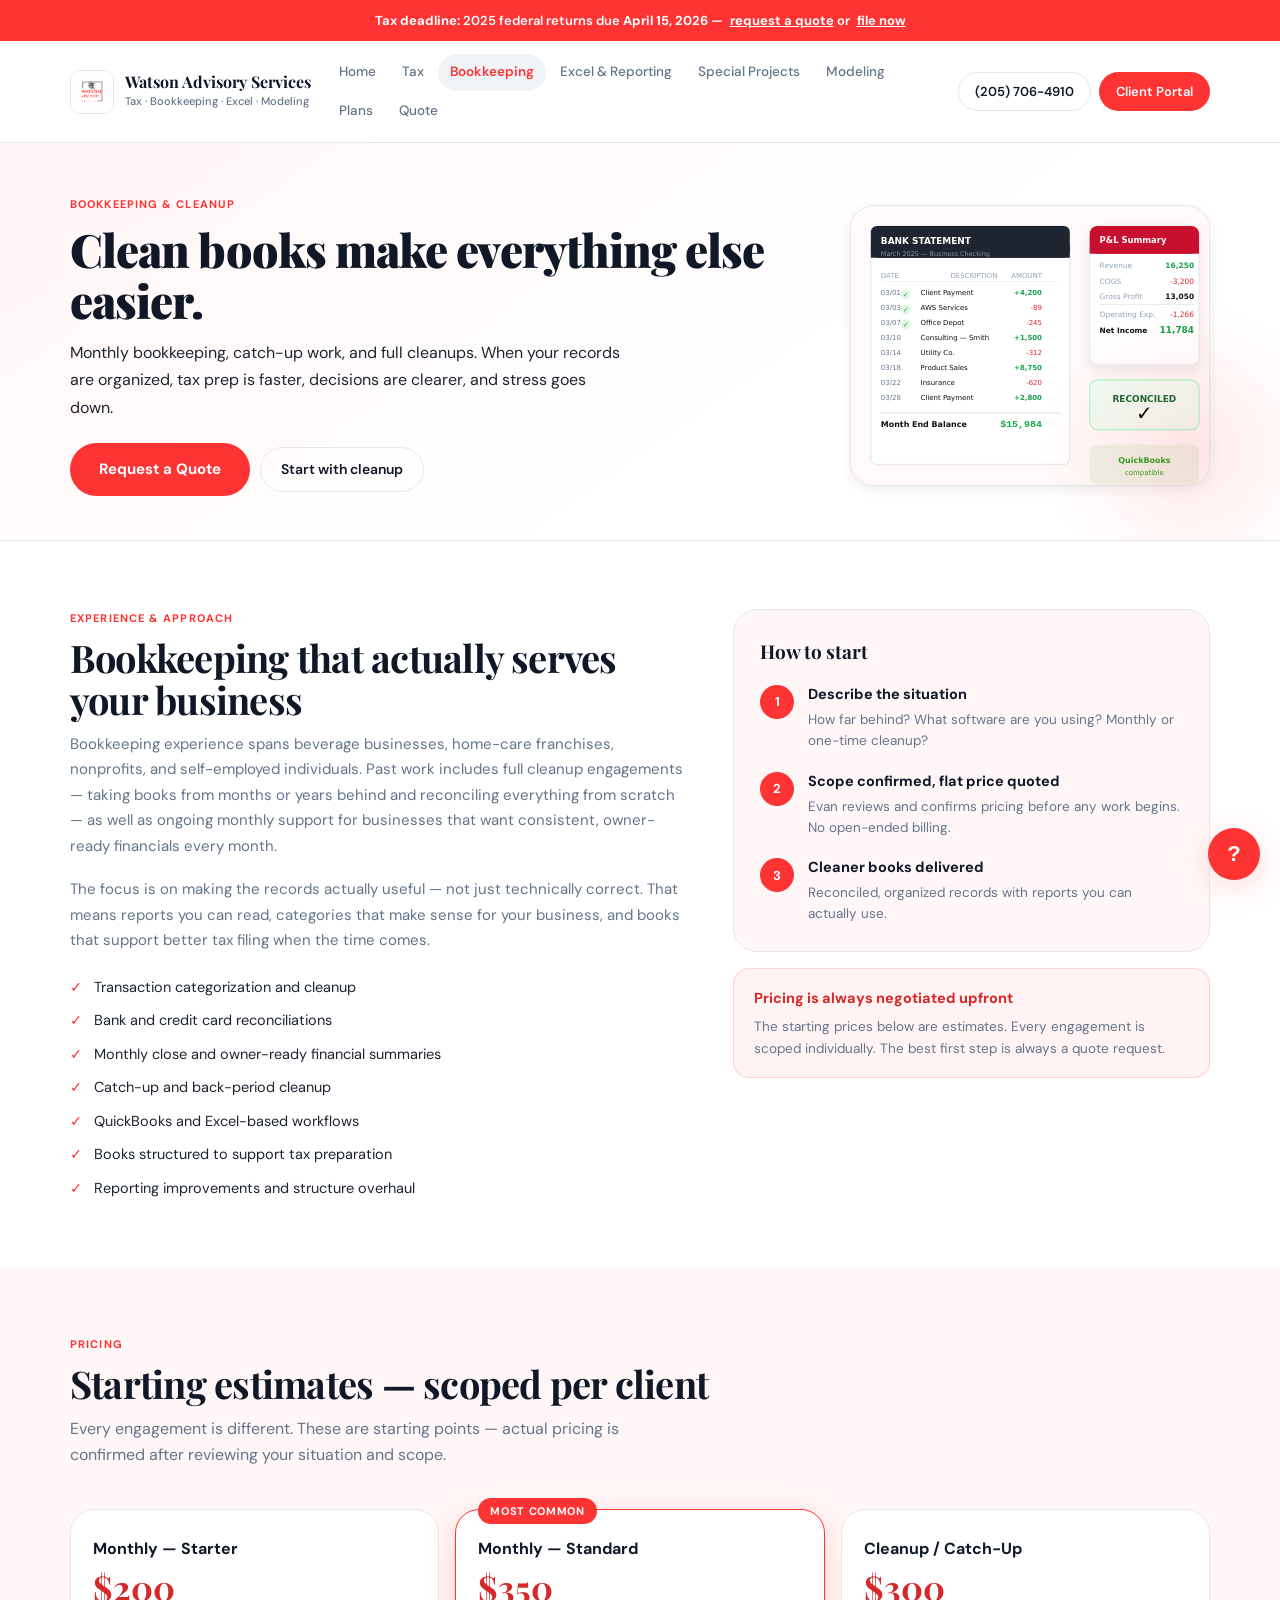
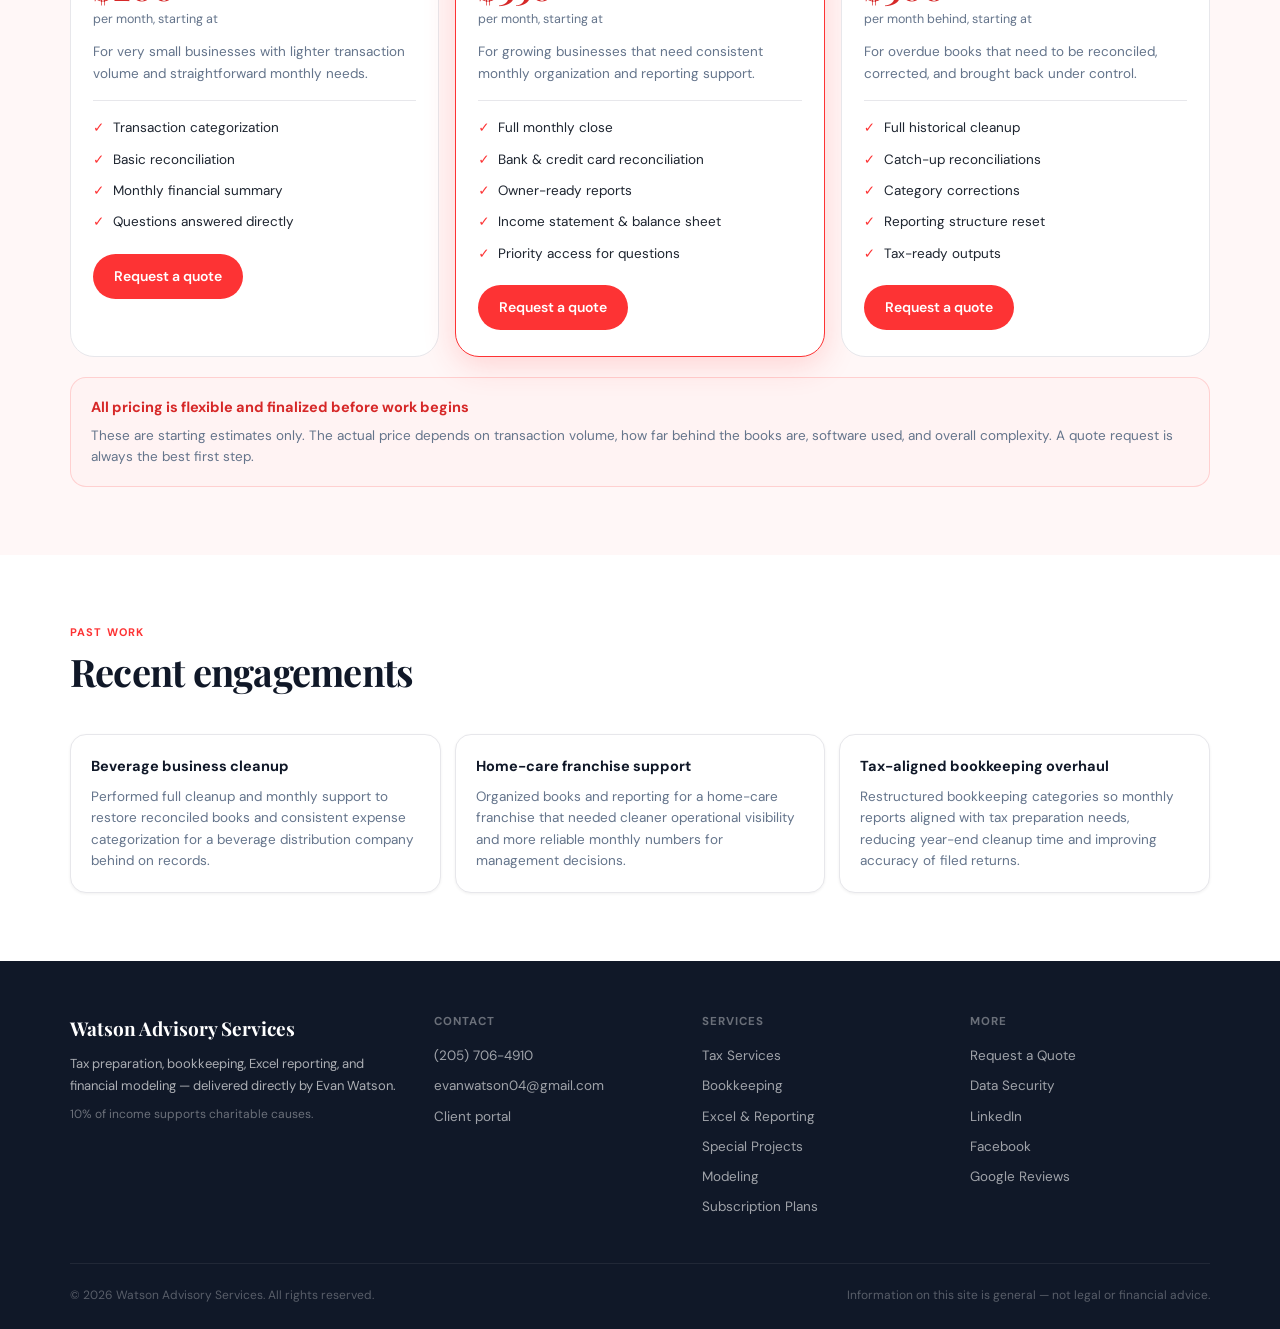
<file: bookkeeping.html>
<!doctype html>
<html lang="en">
<head>
  <meta charset="utf-8"/>
  <meta name="viewport" content="width=device-width,initial-scale=1"/>
  <title>Bookkeeping &amp; Cleanup | Watson Advisory Services</title>
  <meta name="description" content="Monthly bookkeeping, catch-up, and cleanup work for small businesses. Clean books reduce tax stress and make better decisions easier."/>
  <link rel="icon" href="logo.jpg"/>
  <link rel="stylesheet" href="styles.css"/>
</head>
<body>
<a class="skip" href="#main">Skip to content</a>

<div class="deadline-bar">
  <strong>Tax deadline:</strong> 2025 federal returns due <strong>April 15, 2026</strong> &mdash;
  <a href="quote.html?service=tax">request a quote</a> or <a href="https://watsonadvisoryservices.mytaxportal.online/" target="_blank" rel="noopener">file now</a>
</div>

<header class="header">
  <div class="container header__inner">
    <a class="brand" href="index.html" aria-label="Watson Advisory Services home">
      <span class="brand__logo"><img src="logo.jpg" alt=""/></span>
      <span>
        <div class="brand__name">Watson Advisory Services</div>
        <div class="brand__tag">Tax &middot; Bookkeeping &middot; Excel &middot; Modeling</div>
      </span>
    </a>
    <nav class="nav">
      <a href="index.html">Home</a>
      <a href="tax-services.html">Tax</a>
      <a class="is-active" href="bookkeeping.html">Bookkeeping</a>
      <a href="analytics-consulting.html">Excel &amp; Reporting</a>
      <a href="special-projects.html">Special Projects</a>
      <a href="financial-modeling.html">Modeling</a>
      <a href="subscriptions.html">Plans</a>
      <a href="quote.html">Quote</a>
    </nav>
    <div class="header__cta">
      <a class="btn btn--ghost btn--sm" href="tel:+12057064910">(205) 706-4910</a>
      <a class="btn btn--primary btn--sm" href="https://watsonadvisoryservices.mytaxportal.online/" target="_blank" rel="noopener">Client Portal</a>
    </div>
  </div>
</header>

<main id="main">

<section class="page-hero">
  <div class="container page-hero__grid">
    <div>
      <div class="page-hero__eyebrow">Bookkeeping &amp; Cleanup</div>
      <h1 class="page-hero__title">Clean books make everything else easier.</h1>
      <p class="page-hero__lead">Monthly bookkeeping, catch-up work, and full cleanups. When your records are organized, tax prep is faster, decisions are clearer, and stress goes down.</p>
      <div class="btn-row">
        <a class="btn btn--primary btn--lg" href="quote.html?service=bookkeeping">Request a Quote</a>
        <a class="btn btn--ghost" href="quote.html?service=bookkeeping&package=Cleanup+Catch-Up">Start with cleanup</a>
      </div>
    </div>
    <div class="illus">
      <svg viewBox="0 0 360 280" xmlns="http://www.w3.org/2000/svg">
        <rect width="360" height="280" fill="#fff9f9"/>
        <!-- Bank statement -->
        <rect x="20" y="20" width="200" height="240" rx="6" fill="#fff" stroke="#e8ecf0" stroke-width="1.5"/>
        <rect x="20" y="20" width="200" height="32" rx="6" fill="#1e2530"/>
        <rect x="20" y="40" width="200" height="12" fill="#1e2530"/>
        <text x="30" y="38" font-size="9" fill="#fff" font-weight="700" font-family="system-ui">BANK STATEMENT</text>
        <text x="30" y="50" font-size="6.5" fill="rgba(255,255,255,.5)" font-family="system-ui">March 2025 — Business Checking</text>
        <!-- transactions -->
        <g font-size="7" font-family="system-ui">
          <text x="30" y="72" fill="#94a3b8">DATE</text>
          <text x="100" y="72" fill="#94a3b8">DESCRIPTION</text>
          <text x="192" y="72" fill="#94a3b8" text-anchor="end">AMOUNT</text>
          <line x1="30" y1="76" x2="210" y2="76" stroke="#f1f4f7" stroke-width="1"/>
          <!-- rows -->
          <text x="30" y="90" fill="#64748b">03/01</text><text x="70" y="90" fill="#0d1117">Client Payment</text><text x="192" y="90" fill="#16a34a" text-anchor="end" font-weight="600">+4,200</text>
          <text x="30" y="105" fill="#64748b">03/03</text><text x="70" y="105" fill="#0d1117">AWS Services</text><text x="192" y="105" fill="#dc2626" text-anchor="end">-89</text>
          <text x="30" y="120" fill="#64748b">03/07</text><text x="70" y="120" fill="#0d1117">Office Depot</text><text x="192" y="120" fill="#dc2626" text-anchor="end">-245</text>
          <text x="30" y="135" fill="#64748b">03/10</text><text x="70" y="135" fill="#0d1117">Consulting — Smith</text><text x="192" y="135" fill="#16a34a" text-anchor="end" font-weight="600">+1,500</text>
          <text x="30" y="150" fill="#64748b">03/14</text><text x="70" y="150" fill="#0d1117">Utility Co.</text><text x="192" y="150" fill="#dc2626" text-anchor="end">-312</text>
          <text x="30" y="165" fill="#64748b">03/18</text><text x="70" y="165" fill="#0d1117">Product Sales</text><text x="192" y="165" fill="#16a34a" text-anchor="end" font-weight="600">+8,750</text>
          <text x="30" y="180" fill="#64748b">03/22</text><text x="70" y="180" fill="#0d1117">Insurance</text><text x="192" y="180" fill="#dc2626" text-anchor="end">-620</text>
          <text x="30" y="195" fill="#64748b">03/28</text><text x="70" y="195" fill="#0d1117">Client Payment</text><text x="192" y="195" fill="#16a34a" text-anchor="end" font-weight="600">+2,800</text>
        </g>
        <!-- divider -->
        <line x1="30" y1="208" x2="210" y2="208" stroke="#e8ecf0" stroke-width="1.5"/>
        <text x="30" y="222" font-size="8" fill="#0d1117" font-weight="700" font-family="system-ui">Month End Balance</text>
        <text x="192" y="222" font-size="10" fill="#16a34a" font-weight="700" font-family="monospace" text-anchor="end">$15,984</text>
        <!-- checkmarks for categorized -->
        <circle cx="55" cy="89" r="5" fill="rgba(34,197,94,.15)"/>
        <text x="55" y="92" font-size="7" fill="#16a34a" text-anchor="middle">✓</text>
        <circle cx="55" cy="104" r="5" fill="rgba(34,197,94,.15)"/>
        <text x="55" y="107" font-size="7" fill="#16a34a" text-anchor="middle">✓</text>
        <circle cx="55" cy="119" r="5" fill="rgba(34,197,94,.15)"/>
        <text x="55" y="122" font-size="7" fill="#16a34a" text-anchor="middle">✓</text>
        <!-- P&L summary card -->
        <rect x="240" y="20" width="110" height="140" rx="8" fill="#fff" stroke="#e8ecf0" stroke-width="1.5" filter="url(#drop)"/>
        <defs><filter id="drop"><feDropShadow dx="0" dy="4" stdDeviation="6" flood-opacity=".07"/></filter></defs>
        <rect x="240" y="20" width="110" height="28" rx="8" fill="#c8102e"/>
        <rect x="240" y="40" width="110" height="8" fill="#c8102e"/>
        <text x="250" y="37" font-size="8.5" fill="#fff" font-weight="700" font-family="system-ui">P&amp;L Summary</text>
        <g font-size="7.5" font-family="system-ui">
          <text x="250" y="62" fill="#94a3b8">Revenue</text>
          <text x="345" y="62" fill="#16a34a" text-anchor="end" font-weight="700">16,250</text>
          <text x="250" y="78" fill="#94a3b8">COGS</text>
          <text x="345" y="78" fill="#dc2626" text-anchor="end">-3,200</text>
          <text x="250" y="94" fill="#94a3b8">Gross Profit</text>
          <text x="345" y="94" fill="#0d1117" text-anchor="end" font-weight="700">13,050</text>
          <line x1="250" y1="99" x2="345" y2="99" stroke="#e8ecf0" stroke-width="1"/>
          <text x="250" y="112" fill="#94a3b8">Operating Exp.</text>
          <text x="345" y="112" fill="#dc2626" text-anchor="end">-1,266</text>
          <text x="250" y="128" fill="#0d1117" font-weight="700">Net Income</text>
          <text x="345" y="128" fill="#16a34a" text-anchor="end" font-weight="700" font-size="9">11,784</text>
        </g>
        <!-- reconciled badge -->
        <rect x="240" y="175" width="110" height="50" rx="8" fill="#f0fdf4" stroke="#bbf7d0" stroke-width="1.5"/>
        <text x="295" y="197" font-size="9" fill="#166534" font-weight="700" font-family="system-ui" text-anchor="middle">RECONCILED</text>
        <text x="295" y="215" font-size="20" text-anchor="middle">✓</text>
        <!-- QBO logo placeholder -->
        <rect x="240" y="240" width="110" height="40" rx="8" fill="#2ca01c" opacity=".08" stroke="#2ca01c" stroke-width="1" stroke-opacity=".2"/>
        <text x="295" y="258" font-size="8" fill="#2ca01c" font-weight="700" font-family="system-ui" text-anchor="middle">QuickBooks</text>
        <text x="295" y="271" font-size="7" fill="#2ca01c" font-family="system-ui" text-anchor="middle">compatible</text>
      </svg>
    </div>
  </div>
</section>

<!-- experience -->
<section class="section">
  <div class="container two-col two-col--6040">
    <div>
      <div class="sec-eyebrow">Experience &amp; approach</div>
      <h2 class="sec-title">Bookkeeping that actually serves your business</h2>
      <p style="font-size:15px;color:var(--muted);line-height:1.7;margin-bottom:18px">Bookkeeping experience spans beverage businesses, home-care franchises, nonprofits, and self-employed individuals. Past work includes full cleanup engagements — taking books from months or years behind and reconciling everything from scratch — as well as ongoing monthly support for businesses that want consistent, owner-ready financials every month.</p>
      <p style="font-size:15px;color:var(--muted);line-height:1.7;margin-bottom:22px">The focus is on making the records actually useful — not just technically correct. That means reports you can read, categories that make sense for your business, and books that support better tax filing when the time comes.</p>
      <ul class="checklist">
        <li>Transaction categorization and cleanup</li>
        <li>Bank and credit card reconciliations</li>
        <li>Monthly close and owner-ready financial summaries</li>
        <li>Catch-up and back-period cleanup</li>
        <li>QuickBooks and Excel-based workflows</li>
        <li>Books structured to support tax preparation</li>
        <li>Reporting improvements and structure overhaul</li>
      </ul>
    </div>
    <div>
      <div class="panel panel--soft" style="margin-bottom:16px">
        <div class="panel__title">How to start</div>
        <div class="steps" style="margin-top:16px">
          <div class="step">
            <div class="step__num">1</div>
            <div>
              <div class="step__title">Describe the situation</div>
              <div class="step__text">How far behind? What software are you using? Monthly or one-time cleanup?</div>
            </div>
          </div>
          <div class="step">
            <div class="step__num">2</div>
            <div>
              <div class="step__title">Scope confirmed, flat price quoted</div>
              <div class="step__text">Evan reviews and confirms pricing before any work begins. No open-ended billing.</div>
            </div>
          </div>
          <div class="step">
            <div class="step__num">3</div>
            <div>
              <div class="step__title">Cleaner books delivered</div>
              <div class="step__text">Reconciled, organized records with reports you can actually use.</div>
            </div>
          </div>
        </div>
      </div>
      <div class="quote-note">
        <div class="quote-note__title">Pricing is always negotiated upfront</div>
        <div class="quote-note__text">The starting prices below are estimates. Every engagement is scoped individually. The best first step is always a quote request.</div>
      </div>
    </div>
  </div>
</section>

<!-- pricing -->
<section class="section section--tint">
  <div class="container">
    <div class="sec-header">
      <div class="sec-eyebrow">Pricing</div>
      <h2 class="sec-title">Starting estimates — scoped per client</h2>
      <p class="sec-lead">Every engagement is different. These are starting points — actual pricing is confirmed after reviewing your situation and scope.</p>
    </div>
    <div class="pricing-grid">
      <div class="price-card" onclick="location.href='quote.html?service=bookkeeping&package=Monthly+Starter'">
        <div class="price-card__title">Monthly — Starter</div>
        <div class="price-card__amount">$200</div>
        <div class="price-card__period">per month, starting at</div>
        <div class="price-card__desc">For very small businesses with lighter transaction volume and straightforward monthly needs.</div>
        <div class="price-card__features">
          <div class="price-card__feat">Transaction categorization</div>
          <div class="price-card__feat">Basic reconciliation</div>
          <div class="price-card__feat">Monthly financial summary</div>
          <div class="price-card__feat">Questions answered directly</div>
        </div>
        <a class="btn btn--primary" href="quote.html?service=bookkeeping&package=Monthly+Starter">Request a quote</a>
      </div>
      <div class="price-card price-card--featured" onclick="location.href='quote.html?service=bookkeeping&package=Monthly+Standard'">
        <div class="price-badge">Most Common</div>
        <div class="price-card__title">Monthly — Standard</div>
        <div class="price-card__amount">$350</div>
        <div class="price-card__period">per month, starting at</div>
        <div class="price-card__desc">For growing businesses that need consistent monthly organization and reporting support.</div>
        <div class="price-card__features">
          <div class="price-card__feat">Full monthly close</div>
          <div class="price-card__feat">Bank &amp; credit card reconciliation</div>
          <div class="price-card__feat">Owner-ready reports</div>
          <div class="price-card__feat">Income statement &amp; balance sheet</div>
          <div class="price-card__feat">Priority access for questions</div>
        </div>
        <a class="btn btn--primary" href="quote.html?service=bookkeeping&package=Monthly+Standard">Request a quote</a>
      </div>
      <div class="price-card" onclick="location.href='quote.html?service=bookkeeping&package=Cleanup+Catch-Up'">
        <div class="price-card__title">Cleanup / Catch-Up</div>
        <div class="price-card__amount">$300</div>
        <div class="price-card__period">per month behind, starting at</div>
        <div class="price-card__desc">For overdue books that need to be reconciled, corrected, and brought back under control.</div>
        <div class="price-card__features">
          <div class="price-card__feat">Full historical cleanup</div>
          <div class="price-card__feat">Catch-up reconciliations</div>
          <div class="price-card__feat">Category corrections</div>
          <div class="price-card__feat">Reporting structure reset</div>
          <div class="price-card__feat">Tax-ready outputs</div>
        </div>
        <a class="btn btn--primary" href="quote.html?service=bookkeeping&package=Cleanup+Catch-Up">Request a quote</a>
      </div>
    </div>
    <div class="quote-note" style="margin-top:20px">
      <div class="quote-note__title">All pricing is flexible and finalized before work begins</div>
      <div class="quote-note__text">These are starting estimates only. The actual price depends on transaction volume, how far behind the books are, software used, and overall complexity. A quote request is always the best first step.</div>
    </div>
  </div>
</section>

<!-- work examples -->
<section class="section">
  <div class="container">
    <div class="sec-header">
      <div class="sec-eyebrow">Past work</div>
      <h2 class="sec-title">Recent engagements</h2>
    </div>
    <div class="work-grid">
      <div class="work-card">
        <div class="work-card__title">Beverage business cleanup</div>
        <div class="work-card__text">Performed full cleanup and monthly support to restore reconciled books and consistent expense categorization for a beverage distribution company behind on records.</div>
      </div>
      <div class="work-card">
        <div class="work-card__title">Home-care franchise support</div>
        <div class="work-card__text">Organized books and reporting for a home-care franchise that needed cleaner operational visibility and more reliable monthly numbers for management decisions.</div>
      </div>
      <div class="work-card">
        <div class="work-card__title">Tax-aligned bookkeeping overhaul</div>
        <div class="work-card__text">Restructured bookkeeping categories so monthly reports aligned with tax preparation needs, reducing year-end cleanup time and improving accuracy of filed returns.</div>
      </div>
    </div>
  </div>
</section>

</main>

<footer class="footer">
  <div class="container">
    <div class="footer__inner">
      <div>
        <div class="footer__brand">Watson Advisory Services</div>
        <p class="footer__tagline">Tax preparation, bookkeeping, Excel reporting, and financial modeling &mdash; delivered directly by Evan Watson.</p>
        <div class="footer__charity">10% of income supports charitable causes.</div>
      </div>
      <div>
        <div class="footer__col-title">Contact</div>
        <a class="footer__link" href="tel:+12057064910">(205) 706-4910</a>
        <a class="footer__link" href="mailto:evanwatson04@gmail.com">evanwatson04@gmail.com</a>
        <a class="footer__link" href="https://watsonadvisoryservices.mytaxportal.online/" target="_blank" rel="noopener">Client portal</a>
      </div>
      <div>
        <div class="footer__col-title">Services</div>
        <a class="footer__link" href="tax-services.html">Tax Services</a>
        <a class="footer__link" href="bookkeeping.html">Bookkeeping</a>
        <a class="footer__link" href="analytics-consulting.html">Excel &amp; Reporting</a>
        <a class="footer__link" href="special-projects.html">Special Projects</a>
        <a class="footer__link" href="financial-modeling.html">Modeling</a>
        <a class="footer__link" href="subscriptions.html">Subscription Plans</a>
      </div>
      <div>
        <div class="footer__col-title">More</div>
        <a class="footer__link" href="quote.html">Request a Quote</a>
        <a class="footer__link" href="data-security-plan.html">Data Security</a>
        <a class="footer__link" href="https://www.linkedin.com/in/evan-watson-93175932b" target="_blank" rel="noopener">LinkedIn</a>
        <a class="footer__link" href="https://www.facebook.com/share/181qwibuGE/?mibextid=wwXIfr" target="_blank" rel="noopener">Facebook</a>
        <a class="footer__link" href="https://share.google/7ak7LUmNi6xlFwGhq" target="_blank" rel="noopener">Google Reviews</a>
      </div>
    </div>
    <div class="footer__bottom">
      <span>&copy; <span id="year"></span> Watson Advisory Services. All rights reserved.</span>
      <span>Information on this site is general &mdash; not legal or financial advice.</span>
    </div>
  </div>
</footer>

<div class="mobile-bar">
  <a href="tel:+12057064910">Call</a>
  <a href="quote.html">Quote</a>
  <a href="https://watsonadvisoryservices.mytaxportal.online/" target="_blank" rel="noopener">Portal</a>
</div>

<div class="chatbot" id="chatbot">
  <div class="chatbot__window">
    <div class="chatbot__header">Watson Advisory Services<div class="chatbot__sub">Ask about services, pricing, or how to get started</div></div>
    <div class="chatbot__messages">
      <div class="chatbot__msg chatbot__msg--bot">Hi &mdash; I can answer questions about tax prep, bookkeeping, Excel reporting, special projects, subscription plans, and pricing.</div>
    </div>
    <div class="chatbot__quick">
      <button type="button" data-chat-question="How do I start tax prep?">Start tax prep</button>
      <button type="button" data-chat-question="What subscription plans do you offer?">Subscriptions</button>
      <button type="button" data-chat-question="What special projects do you do?">Special projects</button>
    </div>
    <div class="chatbot__footer">
      <input class="chatbot__input" type="text" placeholder="Ask a question..."/>
      <button type="button" class="btn btn--primary btn--sm chatbot__send">Send</button>
    </div>
  </div>
  <button type="button" class="chatbot__toggle" aria-expanded="false" aria-label="Open help chat">?</button>
</div>

<script>
document.getElementById('year').textContent = new Date().getFullYear();
const cbot = document.getElementById('chatbot');
const win = cbot.querySelector('.chatbot__window');
const tog = cbot.querySelector('.chatbot__toggle');
tog.addEventListener('click', () => { const open = win.classList.toggle('is-open'); tog.setAttribute('aria-expanded', open); });
const R = {
  'How do I start tax prep?': 'Start with a quick quote at quote.html — no sensitive info needed upfront. Or use the secure portal directly at watsonadvisoryservices.mytaxportal.online.',
  'What subscription plans do you offer?': 'Three plans: Essentials (~$35/mo, tax filing + check-ins), Books + Tax (~$350/mo, bookkeeping + tax), and Full Advisory (custom, everything). See the Plans page for full details.',
  'What special projects do you do?': 'Trading strategy backtesting, personal finance tracking spreadsheets, custom dashboards, data cleanup, and other one-off analytical work. See the Special Projects page.'
};
cbot.querySelectorAll('[data-chat-question]').forEach(btn => {
  btn.addEventListener('click', () => {
    const msgs = cbot.querySelector('.chatbot__messages');
    const q = btn.dataset.chatQuestion;
    msgs.innerHTML += '<div class="chatbot__msg chatbot__msg--user">'+q+'</div>';
    setTimeout(() => { msgs.innerHTML += '<div class="chatbot__msg chatbot__msg--bot">'+(R[q]||'Call or text (205) 706-4910 for details.')+'</div>'; msgs.scrollTop=msgs.scrollHeight; }, 400);
  });
});
cbot.querySelector('.chatbot__send').addEventListener('click', () => {
  const inp = cbot.querySelector('.chatbot__input'); const v = inp.value.trim(); if(!v) return;
  const msgs = cbot.querySelector('.chatbot__messages');
  msgs.innerHTML += '<div class="chatbot__msg chatbot__msg--user">'+v+'</div>'; inp.value='';
  setTimeout(() => { msgs.innerHTML += '<div class="chatbot__msg chatbot__msg--bot">For the best answer, call or text Evan at (205) 706-4910 or <a href=\"quote.html\" style=\"color:var(--brand);font-weight:700\">submit a quote request</a>.</div>'; msgs.scrollTop=msgs.scrollHeight; }, 400);
});
</script>
</body>
</html>
</file>
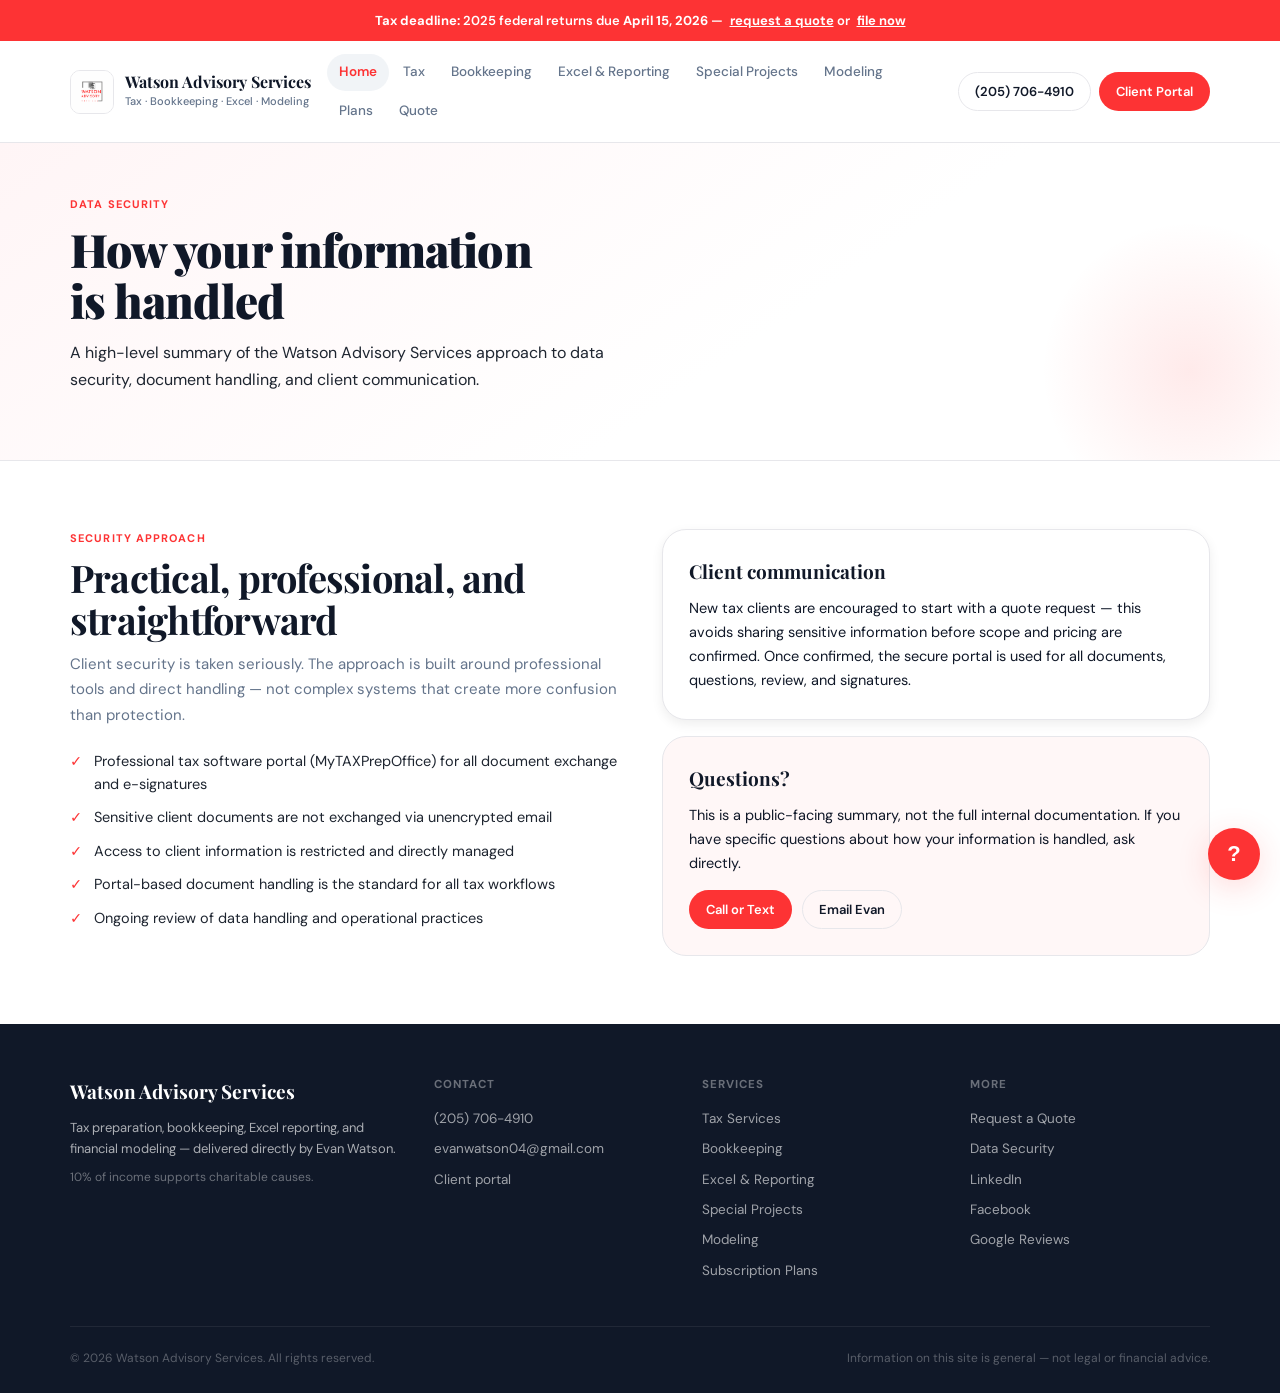
<file: data-security-plan.html>
<!doctype html>
<html lang="en">
<head>
  <meta charset="utf-8"/>
  <meta name="viewport" content="width=device-width,initial-scale=1"/>
  <title>Data Security Plan | Watson Advisory Services</title>
  <meta name="description" content="How Watson Advisory Services handles client data, document security, and communication protocols."/>
  <link rel="icon" href="logo.jpg"/>
  <link rel="stylesheet" href="styles.css"/>
</head>
<body>
<a class="skip" href="#main">Skip to content</a>

<div class="deadline-bar">
  <strong>Tax deadline:</strong> 2025 federal returns due <strong>April 15, 2026</strong> &mdash;
  <a href="quote.html?service=tax">request a quote</a> or <a href="https://watsonadvisoryservices.mytaxportal.online/" target="_blank" rel="noopener">file now</a>
</div>

<header class="header">
  <div class="container header__inner">
    <a class="brand" href="index.html" aria-label="Watson Advisory Services home">
      <span class="brand__logo"><img src="logo.jpg" alt=""/></span>
      <span>
        <div class="brand__name">Watson Advisory Services</div>
        <div class="brand__tag">Tax &middot; Bookkeeping &middot; Excel &middot; Modeling</div>
      </span>
    </a>
    <nav class="nav">
      <a class="is-active" href="index.html">Home</a>
      <a href="tax-services.html">Tax</a>
      <a href="bookkeeping.html">Bookkeeping</a>
      <a href="analytics-consulting.html">Excel &amp; Reporting</a>
      <a href="special-projects.html">Special Projects</a>
      <a href="financial-modeling.html">Modeling</a>
      <a href="subscriptions.html">Plans</a>
      <a href="quote.html">Quote</a>
    </nav>
    <div class="header__cta">
      <a class="btn btn--ghost btn--sm" href="tel:+12057064910">(205) 706-4910</a>
      <a class="btn btn--primary btn--sm" href="https://watsonadvisoryservices.mytaxportal.online/" target="_blank" rel="noopener">Client Portal</a>
    </div>
  </div>
</header>

<main id="main">

<section class="page-hero">
  <div class="container">
    <div class="page-hero__eyebrow">Data Security</div>
    <h1 class="page-hero__title" style="max-width:16ch">How your information is handled</h1>
    <p class="page-hero__lead">A high-level summary of the Watson Advisory Services approach to data security, document handling, and client communication.</p>
  </div>
</section>

<section class="section">
  <div class="container two-col">
    <div>
      <div class="sec-eyebrow">Security approach</div>
      <h2 class="sec-title">Practical, professional, and straightforward</h2>
      <p style="font-size:15px;color:var(--muted);line-height:1.7;margin-bottom:22px">Client security is taken seriously. The approach is built around professional tools and direct handling — not complex systems that create more confusion than protection.</p>
      <ul class="checklist">
        <li>Professional tax software portal (MyTAXPrepOffice) for all document exchange and e-signatures</li>
        <li>Sensitive client documents are not exchanged via unencrypted email</li>
        <li>Access to client information is restricted and directly managed</li>
        <li>Portal-based document handling is the standard for all tax workflows</li>
        <li>Ongoing review of data handling and operational practices</li>
      </ul>
    </div>
    <div>
      <div class="panel" style="margin-bottom:16px">
        <div class="panel__title">Client communication</div>
        <p class="panel__text">New tax clients are encouraged to start with a quote request — this avoids sharing sensitive information before scope and pricing are confirmed. Once confirmed, the secure portal is used for all documents, questions, review, and signatures.</p>
      </div>
      <div class="panel panel--soft">
        <div class="panel__title">Questions?</div>
        <p class="panel__text" style="margin-bottom:14px">This is a public-facing summary, not the full internal documentation. If you have specific questions about how your information is handled, ask directly.</p>
        <div class="btn-row">
          <a class="btn btn--primary btn--sm" href="tel:+12057064910">Call or Text</a>
          <a class="btn btn--ghost btn--sm" href="mailto:evanwatson04@gmail.com">Email Evan</a>
        </div>
      </div>
    </div>
  </div>
</section>

</main>

<footer class="footer">
  <div class="container">
    <div class="footer__inner">
      <div>
        <div class="footer__brand">Watson Advisory Services</div>
        <p class="footer__tagline">Tax preparation, bookkeeping, Excel reporting, and financial modeling &mdash; delivered directly by Evan Watson.</p>
        <div class="footer__charity">10% of income supports charitable causes.</div>
      </div>
      <div>
        <div class="footer__col-title">Contact</div>
        <a class="footer__link" href="tel:+12057064910">(205) 706-4910</a>
        <a class="footer__link" href="mailto:evanwatson04@gmail.com">evanwatson04@gmail.com</a>
        <a class="footer__link" href="https://watsonadvisoryservices.mytaxportal.online/" target="_blank" rel="noopener">Client portal</a>
      </div>
      <div>
        <div class="footer__col-title">Services</div>
        <a class="footer__link" href="tax-services.html">Tax Services</a>
        <a class="footer__link" href="bookkeeping.html">Bookkeeping</a>
        <a class="footer__link" href="analytics-consulting.html">Excel &amp; Reporting</a>
        <a class="footer__link" href="special-projects.html">Special Projects</a>
        <a class="footer__link" href="financial-modeling.html">Modeling</a>
        <a class="footer__link" href="subscriptions.html">Subscription Plans</a>
      </div>
      <div>
        <div class="footer__col-title">More</div>
        <a class="footer__link" href="quote.html">Request a Quote</a>
        <a class="footer__link" href="data-security-plan.html">Data Security</a>
        <a class="footer__link" href="https://www.linkedin.com/in/evan-watson-93175932b" target="_blank" rel="noopener">LinkedIn</a>
        <a class="footer__link" href="https://www.facebook.com/share/181qwibuGE/?mibextid=wwXIfr" target="_blank" rel="noopener">Facebook</a>
        <a class="footer__link" href="https://share.google/7ak7LUmNi6xlFwGhq" target="_blank" rel="noopener">Google Reviews</a>
      </div>
    </div>
    <div class="footer__bottom">
      <span>&copy; <span id="year"></span> Watson Advisory Services. All rights reserved.</span>
      <span>Information on this site is general &mdash; not legal or financial advice.</span>
    </div>
  </div>
</footer>

<div class="mobile-bar">
  <a href="tel:+12057064910">Call</a>
  <a href="quote.html">Quote</a>
  <a href="https://watsonadvisoryservices.mytaxportal.online/" target="_blank" rel="noopener">Portal</a>
</div>

<div class="chatbot" id="chatbot">
  <div class="chatbot__window">
    <div class="chatbot__header">Watson Advisory Services<div class="chatbot__sub">Ask about services, pricing, or how to get started</div></div>
    <div class="chatbot__messages">
      <div class="chatbot__msg chatbot__msg--bot">Hi &mdash; I can answer questions about tax prep, bookkeeping, Excel reporting, special projects, subscription plans, and pricing.</div>
    </div>
    <div class="chatbot__quick">
      <button type="button" data-chat-question="How do I start tax prep?">Start tax prep</button>
      <button type="button" data-chat-question="What subscription plans do you offer?">Subscriptions</button>
      <button type="button" data-chat-question="What special projects do you do?">Special projects</button>
    </div>
    <div class="chatbot__footer">
      <input class="chatbot__input" type="text" placeholder="Ask a question..."/>
      <button type="button" class="btn btn--primary btn--sm chatbot__send">Send</button>
    </div>
  </div>
  <button type="button" class="chatbot__toggle" aria-expanded="false" aria-label="Open help chat">?</button>
</div>

<script>
document.getElementById('year').textContent = new Date().getFullYear();
const cbot = document.getElementById('chatbot');
const win = cbot.querySelector('.chatbot__window');
const tog = cbot.querySelector('.chatbot__toggle');
tog.addEventListener('click', () => { const open = win.classList.toggle('is-open'); tog.setAttribute('aria-expanded', open); });
const R = {
  'How do I start tax prep?': 'Start with a quick quote at quote.html — no sensitive info needed upfront. Or use the secure portal directly at watsonadvisoryservices.mytaxportal.online.',
  'What subscription plans do you offer?': 'Three plans: Essentials (~$35/mo, tax filing + check-ins), Books + Tax (~$350/mo, bookkeeping + tax), and Full Advisory (custom, everything). See the Plans page for full details.',
  'What special projects do you do?': 'Trading strategy backtesting, personal finance tracking spreadsheets, custom dashboards, data cleanup, and other one-off analytical work. See the Special Projects page.'
};
cbot.querySelectorAll('[data-chat-question]').forEach(btn => {
  btn.addEventListener('click', () => {
    const msgs = cbot.querySelector('.chatbot__messages');
    const q = btn.dataset.chatQuestion;
    msgs.innerHTML += '<div class="chatbot__msg chatbot__msg--user">'+q+'</div>';
    setTimeout(() => { msgs.innerHTML += '<div class="chatbot__msg chatbot__msg--bot">'+(R[q]||'Call or text (205) 706-4910 for details.')+'</div>'; msgs.scrollTop=msgs.scrollHeight; }, 400);
  });
});
cbot.querySelector('.chatbot__send').addEventListener('click', () => {
  const inp = cbot.querySelector('.chatbot__input'); const v = inp.value.trim(); if(!v) return;
  const msgs = cbot.querySelector('.chatbot__messages');
  msgs.innerHTML += '<div class="chatbot__msg chatbot__msg--user">'+v+'</div>'; inp.value='';
  setTimeout(() => { msgs.innerHTML += '<div class="chatbot__msg chatbot__msg--bot">For the best answer, call or text Evan at (205) 706-4910 or <a href=\"quote.html\" style=\"color:var(--brand);font-weight:700\">submit a quote request</a>.</div>'; msgs.scrollTop=msgs.scrollHeight; }, 400);
});
</script>
</body>
</html>
</file>
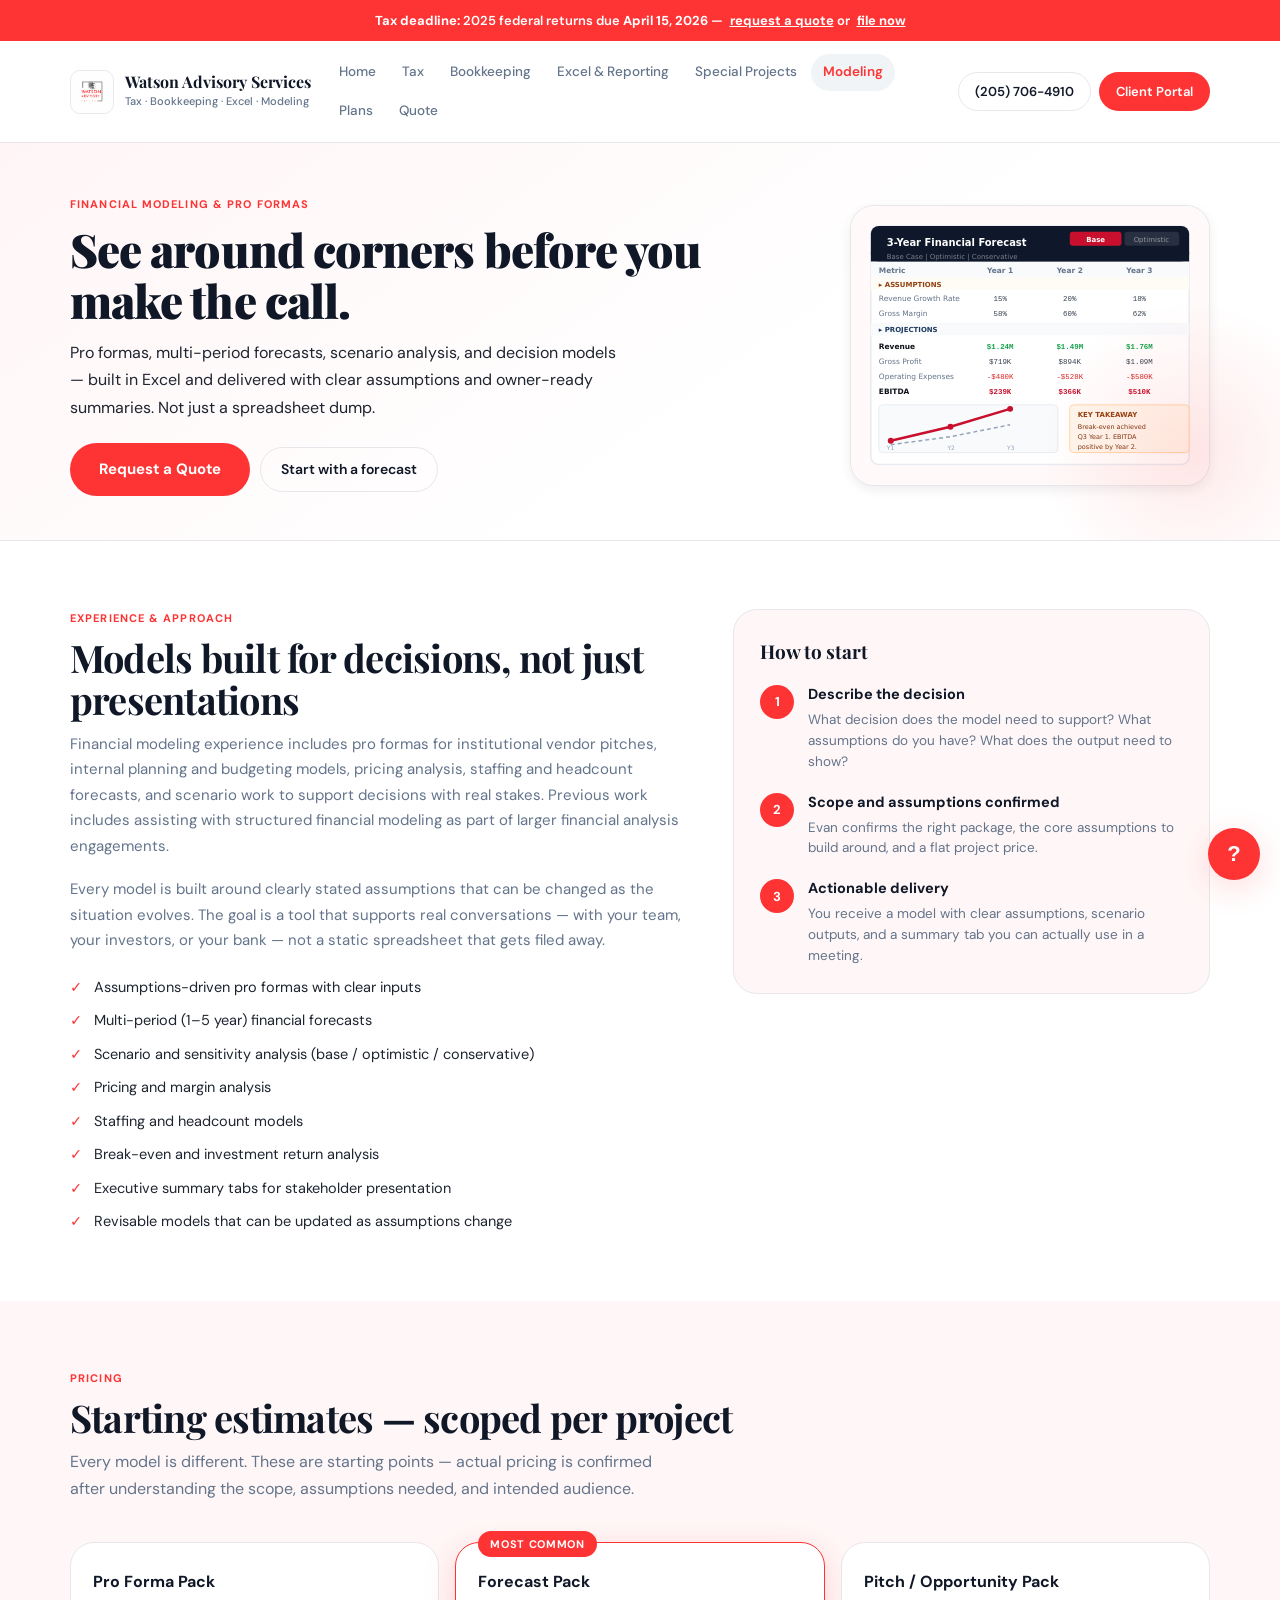
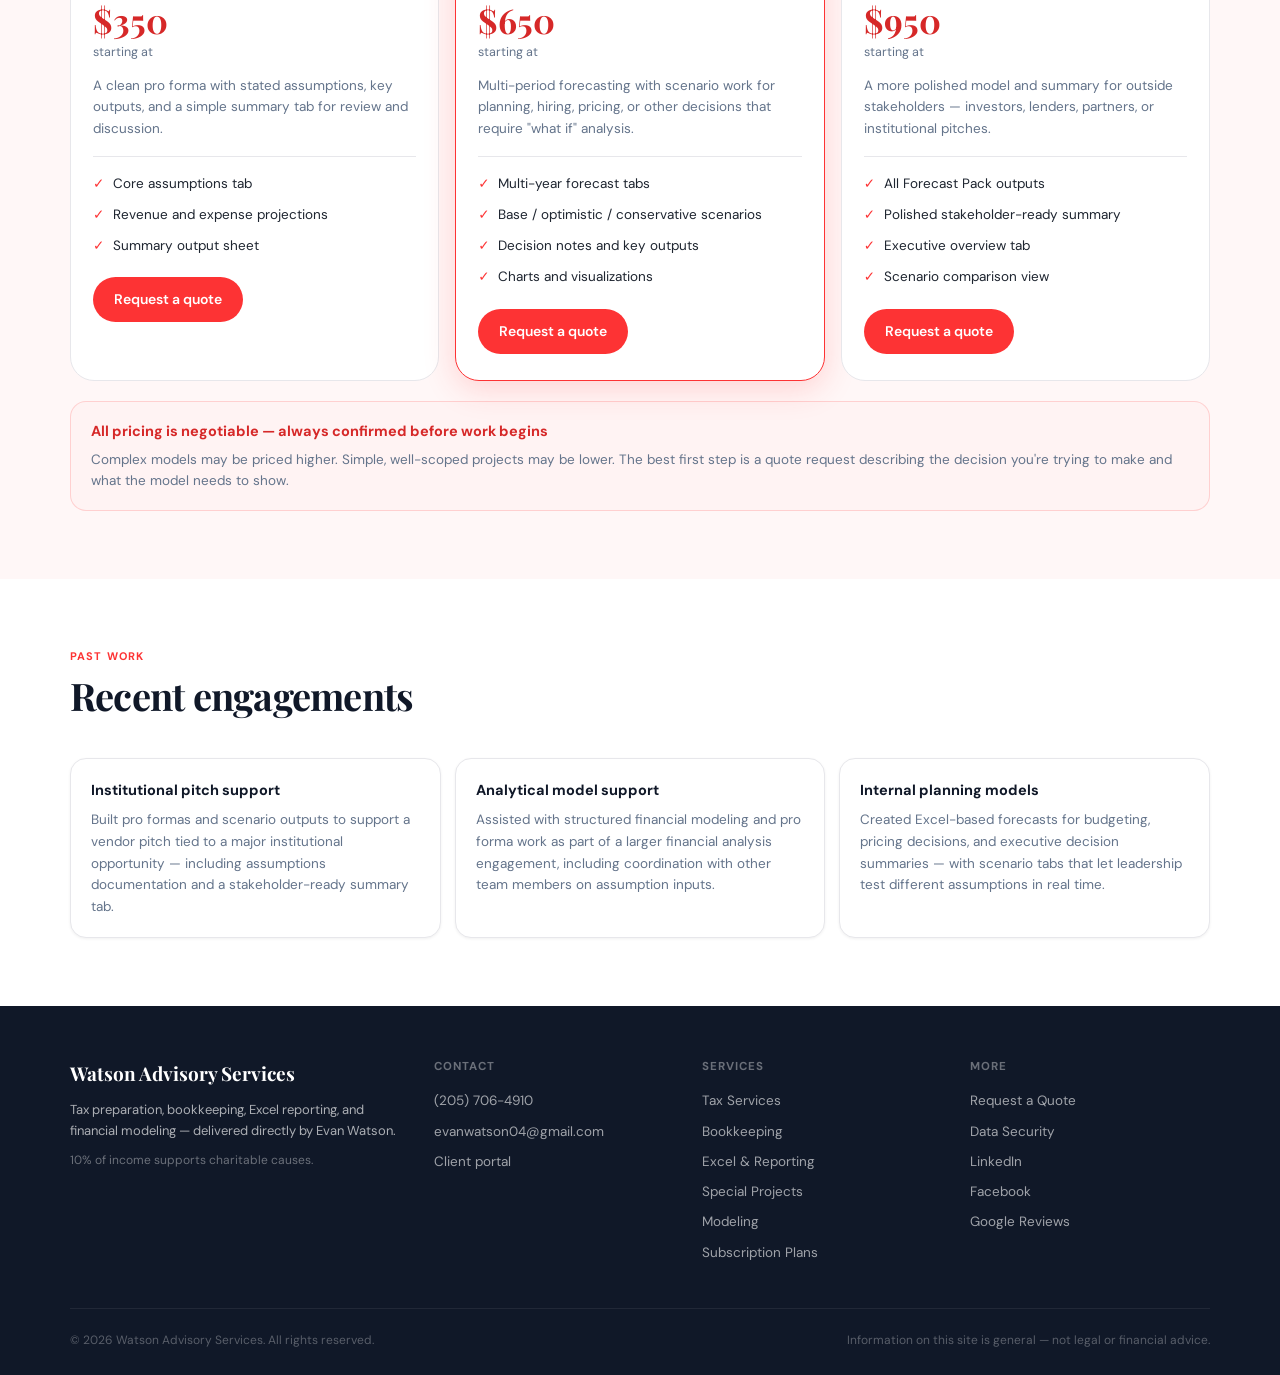
<file: financial-modeling.html>
<!doctype html>
<html lang="en">
<head>
  <meta charset="utf-8"/>
  <meta name="viewport" content="width=device-width,initial-scale=1"/>
  <title>Financial Modeling &amp; Pro Formas | Watson Advisory Services</title>
  <meta name="description" content="Pro formas, forecasts, scenario analysis, and decision models for owners and stakeholders. Flat-rate pricing, delivered in Excel."/>
  <link rel="icon" href="logo.jpg"/>
  <link rel="stylesheet" href="styles.css"/>
</head>
<body>
<a class="skip" href="#main">Skip to content</a>

<div class="deadline-bar">
  <strong>Tax deadline:</strong> 2025 federal returns due <strong>April 15, 2026</strong> &mdash;
  <a href="quote.html?service=tax">request a quote</a> or <a href="https://watsonadvisoryservices.mytaxportal.online/" target="_blank" rel="noopener">file now</a>
</div>

<header class="header">
  <div class="container header__inner">
    <a class="brand" href="index.html" aria-label="Watson Advisory Services home">
      <span class="brand__logo"><img src="logo.jpg" alt=""/></span>
      <span>
        <div class="brand__name">Watson Advisory Services</div>
        <div class="brand__tag">Tax &middot; Bookkeeping &middot; Excel &middot; Modeling</div>
      </span>
    </a>
    <nav class="nav">
      <a href="index.html">Home</a>
      <a href="tax-services.html">Tax</a>
      <a href="bookkeeping.html">Bookkeeping</a>
      <a href="analytics-consulting.html">Excel &amp; Reporting</a>
      <a href="special-projects.html">Special Projects</a>
      <a class="is-active" href="financial-modeling.html">Modeling</a>
      <a href="subscriptions.html">Plans</a>
      <a href="quote.html">Quote</a>
    </nav>
    <div class="header__cta">
      <a class="btn btn--ghost btn--sm" href="tel:+12057064910">(205) 706-4910</a>
      <a class="btn btn--primary btn--sm" href="https://watsonadvisoryservices.mytaxportal.online/" target="_blank" rel="noopener">Client Portal</a>
    </div>
  </div>
</header>

<main id="main">

<section class="page-hero">
  <div class="container page-hero__grid">
    <div>
      <div class="page-hero__eyebrow">Financial Modeling &amp; Pro Formas</div>
      <h1 class="page-hero__title">See around corners before you make the call.</h1>
      <p class="page-hero__lead">Pro formas, multi-period forecasts, scenario analysis, and decision models — built in Excel and delivered with clear assumptions and owner-ready summaries. Not just a spreadsheet dump.</p>
      <div class="btn-row">
        <a class="btn btn--primary btn--lg" href="quote.html?service=modeling">Request a Quote</a>
        <a class="btn btn--ghost" href="quote.html?service=modeling&package=Forecast+Pack">Start with a forecast</a>
      </div>
    </div>
    <div class="illus">
      <svg viewBox="0 0 360 280" xmlns="http://www.w3.org/2000/svg">
        <rect width="360" height="280" fill="#fff9f9"/>
        <!-- model background -->
        <rect x="20" y="20" width="320" height="240" rx="8" fill="#fff" stroke="#e8ecf0" stroke-width="1.5"/>
        <!-- header area -->
        <rect x="20" y="20" width="320" height="36" rx="8" fill="#0f172a"/>
        <rect x="20" y="46" width="320" height="10" fill="#0f172a"/>
        <text x="36" y="40" font-size="10" fill="#fff" font-weight="700" font-family="system-ui">3-Year Financial Forecast</text>
        <text x="36" y="53" font-size="7" fill="rgba(255,255,255,.45)" font-family="system-ui">Base Case | Optimistic | Conservative</text>
        <!-- scenario tabs -->
        <rect x="220" y="26" width="52" height="14" rx="3" fill="#c8102e"/>
        <text x="246" y="36" font-size="7" fill="#fff" font-weight="600" font-family="system-ui" text-anchor="middle">Base</text>
        <rect x="275" y="26" width="55" height="14" rx="3" fill="rgba(255,255,255,.1)"/>
        <text x="302" y="36" font-size="7" fill="rgba(255,255,255,.5)" font-family="system-ui" text-anchor="middle">Optimistic</text>
        <!-- column headers -->
        <rect x="20" y="56" width="320" height="16" fill="#f8fafc"/>
        <g font-size="7.5" font-family="system-ui" fill="#64748b" font-weight="600">
          <text x="28" y="67">Metric</text>
          <text x="150" y="67" text-anchor="middle">Year 1</text>
          <text x="220" y="67" text-anchor="middle">Year 2</text>
          <text x="290" y="67" text-anchor="middle">Year 3</text>
        </g>
        <!-- assumption inputs -->
        <rect x="20" y="72" width="320" height="12" fill="#fffbf5"/>
        <text x="28" y="81" font-size="7" fill="#92400e" font-weight="700" font-family="system-ui">▸ ASSUMPTIONS</text>
        <!-- data rows -->
        <g font-size="7.5" font-family="system-ui">
          <text x="28" y="96" fill="#64748b">Revenue Growth Rate</text>
          <text x="150" y="96" fill="#374151" font-family="monospace" text-anchor="middle">15%</text>
          <text x="220" y="96" fill="#374151" font-family="monospace" text-anchor="middle">20%</text>
          <text x="290" y="96" fill="#374151" font-family="monospace" text-anchor="middle">18%</text>
          <text x="28" y="111" fill="#64748b">Gross Margin</text>
          <text x="150" y="111" fill="#374151" font-family="monospace" text-anchor="middle">58%</text>
          <text x="220" y="111" fill="#374151" font-family="monospace" text-anchor="middle">60%</text>
          <text x="290" y="111" fill="#374151" font-family="monospace" text-anchor="middle">62%</text>
        </g>
        <!-- divider -->
        <line x1="28" y1="118" x2="330" y2="118" stroke="#f1f4f7" stroke-width="1"/>
        <rect x="20" y="118" width="320" height="12" fill="#f8fafc"/>
        <text x="28" y="127" font-size="7" fill="#1e3a5f" font-weight="700" font-family="system-ui">▸ PROJECTIONS</text>
        <g font-size="7.5" font-family="system-ui">
          <text x="28" y="144" fill="#0d1117" font-weight="600">Revenue</text>
          <text x="150" y="144" fill="#16a34a" font-family="monospace" text-anchor="middle" font-weight="700">$1.24M</text>
          <text x="220" y="144" fill="#16a34a" font-family="monospace" text-anchor="middle" font-weight="700">$1.49M</text>
          <text x="290" y="144" fill="#16a34a" font-family="monospace" text-anchor="middle" font-weight="700">$1.76M</text>
          <text x="28" y="159" fill="#64748b">Gross Profit</text>
          <text x="150" y="159" fill="#374151" font-family="monospace" text-anchor="middle">$719K</text>
          <text x="220" y="159" fill="#374151" font-family="monospace" text-anchor="middle">$894K</text>
          <text x="290" y="159" fill="#374151" font-family="monospace" text-anchor="middle">$1.09M</text>
          <text x="28" y="174" fill="#64748b">Operating Expenses</text>
          <text x="150" y="174" fill="#dc2626" font-family="monospace" text-anchor="middle">-$480K</text>
          <text x="220" y="174" fill="#dc2626" font-family="monospace" text-anchor="middle">-$528K</text>
          <text x="290" y="174" fill="#dc2626" font-family="monospace" text-anchor="middle">-$580K</text>
          <text x="28" y="189" fill="#0d1117" font-weight="700">EBITDA</text>
          <text x="150" y="189" fill="#c8102e" font-family="monospace" text-anchor="middle" font-weight="700">$239K</text>
          <text x="220" y="189" fill="#c8102e" font-family="monospace" text-anchor="middle" font-weight="700">$366K</text>
          <text x="290" y="189" fill="#c8102e" font-family="monospace" text-anchor="middle" font-weight="700">$510K</text>
        </g>
        <!-- mini chart -->
        <rect x="28" y="200" width="180" height="48" rx="4" fill="#f8fafc" stroke="#e8ecf0" stroke-width="1"/>
        <polyline points="40,236 100,222 160,204" stroke="#c8102e" stroke-width="2.5" fill="none"/>
        <polyline points="40,240 100,232 160,220" stroke="#94a3b8" stroke-width="1.5" fill="none" stroke-dasharray="4,3"/>
        <circle cx="40" cy="236" r="3" fill="#c8102e"/>
        <circle cx="100" cy="222" r="3" fill="#c8102e"/>
        <circle cx="160" cy="204" r="3" fill="#c8102e"/>
        <text x="36" y="245" font-size="6" fill="#94a3b8" font-family="system-ui">Y1</text>
        <text x="97" y="245" font-size="6" fill="#94a3b8" font-family="system-ui">Y2</text>
        <text x="157" y="245" font-size="6" fill="#94a3b8" font-family="system-ui">Y3</text>
        <!-- notes box -->
        <rect x="220" y="200" width="120" height="48" rx="4" fill="#fff7ed" stroke="#fed7aa" stroke-width="1"/>
        <text x="228" y="212" font-size="7" fill="#92400e" font-weight="700" font-family="system-ui">KEY TAKEAWAY</text>
        <text x="228" y="224" font-size="6.5" fill="#78350f" font-family="system-ui">Break-even achieved</text>
        <text x="228" y="234" font-size="6.5" fill="#78350f" font-family="system-ui">Q3 Year 1. EBITDA</text>
        <text x="228" y="244" font-size="6.5" fill="#78350f" font-family="system-ui">positive by Year 2.</text>
      </svg>
    </div>
  </div>
</section>

<!-- experience -->
<section class="section">
  <div class="container two-col two-col--6040">
    <div>
      <div class="sec-eyebrow">Experience &amp; approach</div>
      <h2 class="sec-title">Models built for decisions, not just presentations</h2>
      <p style="font-size:15px;color:var(--muted);line-height:1.7;margin-bottom:18px">Financial modeling experience includes pro formas for institutional vendor pitches, internal planning and budgeting models, pricing analysis, staffing and headcount forecasts, and scenario work to support decisions with real stakes. Previous work includes assisting with structured financial modeling as part of larger financial analysis engagements.</p>
      <p style="font-size:15px;color:var(--muted);line-height:1.7;margin-bottom:22px">Every model is built around clearly stated assumptions that can be changed as the situation evolves. The goal is a tool that supports real conversations — with your team, your investors, or your bank — not a static spreadsheet that gets filed away.</p>
      <ul class="checklist">
        <li>Assumptions-driven pro formas with clear inputs</li>
        <li>Multi-period (1–5 year) financial forecasts</li>
        <li>Scenario and sensitivity analysis (base / optimistic / conservative)</li>
        <li>Pricing and margin analysis</li>
        <li>Staffing and headcount models</li>
        <li>Break-even and investment return analysis</li>
        <li>Executive summary tabs for stakeholder presentation</li>
        <li>Revisable models that can be updated as assumptions change</li>
      </ul>
    </div>
    <div>
      <div class="panel panel--soft">
        <div class="panel__title">How to start</div>
        <div class="steps" style="margin-top:16px">
          <div class="step">
            <div class="step__num">1</div>
            <div>
              <div class="step__title">Describe the decision</div>
              <div class="step__text">What decision does the model need to support? What assumptions do you have? What does the output need to show?</div>
            </div>
          </div>
          <div class="step">
            <div class="step__num">2</div>
            <div>
              <div class="step__title">Scope and assumptions confirmed</div>
              <div class="step__text">Evan confirms the right package, the core assumptions to build around, and a flat project price.</div>
            </div>
          </div>
          <div class="step">
            <div class="step__num">3</div>
            <div>
              <div class="step__title">Actionable delivery</div>
              <div class="step__text">You receive a model with clear assumptions, scenario outputs, and a summary tab you can actually use in a meeting.</div>
            </div>
          </div>
        </div>
      </div>
    </div>
  </div>
</section>

<!-- pricing -->
<section class="section section--tint">
  <div class="container">
    <div class="sec-header">
      <div class="sec-eyebrow">Pricing</div>
      <h2 class="sec-title">Starting estimates — scoped per project</h2>
      <p class="sec-lead">Every model is different. These are starting points — actual pricing is confirmed after understanding the scope, assumptions needed, and intended audience.</p>
    </div>
    <div class="pricing-grid">
      <div class="price-card" onclick="location.href='quote.html?service=modeling&package=Pro+Forma+Pack'">
        <div class="price-card__title">Pro Forma Pack</div>
        <div class="price-card__amount">$350</div>
        <div class="price-card__period">starting at</div>
        <div class="price-card__desc">A clean pro forma with stated assumptions, key outputs, and a simple summary tab for review and discussion.</div>
        <div class="price-card__features">
          <div class="price-card__feat">Core assumptions tab</div>
          <div class="price-card__feat">Revenue and expense projections</div>
          <div class="price-card__feat">Summary output sheet</div>
        </div>
        <a class="btn btn--primary" href="quote.html?service=modeling&package=Pro+Forma+Pack">Request a quote</a>
      </div>
      <div class="price-card price-card--featured" onclick="location.href='quote.html?service=modeling&package=Forecast+Pack'">
        <div class="price-badge">Most Common</div>
        <div class="price-card__title">Forecast Pack</div>
        <div class="price-card__amount">$650</div>
        <div class="price-card__period">starting at</div>
        <div class="price-card__desc">Multi-period forecasting with scenario work for planning, hiring, pricing, or other decisions that require "what if" analysis.</div>
        <div class="price-card__features">
          <div class="price-card__feat">Multi-year forecast tabs</div>
          <div class="price-card__feat">Base / optimistic / conservative scenarios</div>
          <div class="price-card__feat">Decision notes and key outputs</div>
          <div class="price-card__feat">Charts and visualizations</div>
        </div>
        <a class="btn btn--primary" href="quote.html?service=modeling&package=Forecast+Pack">Request a quote</a>
      </div>
      <div class="price-card" onclick="location.href='quote.html?service=modeling&package=Pitch+Opportunity+Pack'">
        <div class="price-card__title">Pitch / Opportunity Pack</div>
        <div class="price-card__amount">$950</div>
        <div class="price-card__period">starting at</div>
        <div class="price-card__desc">A more polished model and summary for outside stakeholders — investors, lenders, partners, or institutional pitches.</div>
        <div class="price-card__features">
          <div class="price-card__feat">All Forecast Pack outputs</div>
          <div class="price-card__feat">Polished stakeholder-ready summary</div>
          <div class="price-card__feat">Executive overview tab</div>
          <div class="price-card__feat">Scenario comparison view</div>
        </div>
        <a class="btn btn--primary" href="quote.html?service=modeling&package=Pitch+Opportunity+Pack">Request a quote</a>
      </div>
    </div>
    <div class="quote-note" style="margin-top:20px">
      <div class="quote-note__title">All pricing is negotiable — always confirmed before work begins</div>
      <div class="quote-note__text">Complex models may be priced higher. Simple, well-scoped projects may be lower. The best first step is a quote request describing the decision you're trying to make and what the model needs to show.</div>
    </div>
  </div>
</section>

<!-- work examples -->
<section class="section">
  <div class="container">
    <div class="sec-header">
      <div class="sec-eyebrow">Past work</div>
      <h2 class="sec-title">Recent engagements</h2>
    </div>
    <div class="work-grid">
      <div class="work-card">
        <div class="work-card__title">Institutional pitch support</div>
        <div class="work-card__text">Built pro formas and scenario outputs to support a vendor pitch tied to a major institutional opportunity — including assumptions documentation and a stakeholder-ready summary tab.</div>
      </div>
      <div class="work-card">
        <div class="work-card__title">Analytical model support</div>
        <div class="work-card__text">Assisted with structured financial modeling and pro forma work as part of a larger financial analysis engagement, including coordination with other team members on assumption inputs.</div>
      </div>
      <div class="work-card">
        <div class="work-card__title">Internal planning models</div>
        <div class="work-card__text">Created Excel-based forecasts for budgeting, pricing decisions, and executive decision summaries — with scenario tabs that let leadership test different assumptions in real time.</div>
      </div>
    </div>
  </div>
</section>

</main>

<footer class="footer">
  <div class="container">
    <div class="footer__inner">
      <div>
        <div class="footer__brand">Watson Advisory Services</div>
        <p class="footer__tagline">Tax preparation, bookkeeping, Excel reporting, and financial modeling &mdash; delivered directly by Evan Watson.</p>
        <div class="footer__charity">10% of income supports charitable causes.</div>
      </div>
      <div>
        <div class="footer__col-title">Contact</div>
        <a class="footer__link" href="tel:+12057064910">(205) 706-4910</a>
        <a class="footer__link" href="mailto:evanwatson04@gmail.com">evanwatson04@gmail.com</a>
        <a class="footer__link" href="https://watsonadvisoryservices.mytaxportal.online/" target="_blank" rel="noopener">Client portal</a>
      </div>
      <div>
        <div class="footer__col-title">Services</div>
        <a class="footer__link" href="tax-services.html">Tax Services</a>
        <a class="footer__link" href="bookkeeping.html">Bookkeeping</a>
        <a class="footer__link" href="analytics-consulting.html">Excel &amp; Reporting</a>
        <a class="footer__link" href="special-projects.html">Special Projects</a>
        <a class="footer__link" href="financial-modeling.html">Modeling</a>
        <a class="footer__link" href="subscriptions.html">Subscription Plans</a>
      </div>
      <div>
        <div class="footer__col-title">More</div>
        <a class="footer__link" href="quote.html">Request a Quote</a>
        <a class="footer__link" href="data-security-plan.html">Data Security</a>
        <a class="footer__link" href="https://www.linkedin.com/in/evan-watson-93175932b" target="_blank" rel="noopener">LinkedIn</a>
        <a class="footer__link" href="https://www.facebook.com/share/181qwibuGE/?mibextid=wwXIfr" target="_blank" rel="noopener">Facebook</a>
        <a class="footer__link" href="https://share.google/7ak7LUmNi6xlFwGhq" target="_blank" rel="noopener">Google Reviews</a>
      </div>
    </div>
    <div class="footer__bottom">
      <span>&copy; <span id="year"></span> Watson Advisory Services. All rights reserved.</span>
      <span>Information on this site is general &mdash; not legal or financial advice.</span>
    </div>
  </div>
</footer>

<div class="mobile-bar">
  <a href="tel:+12057064910">Call</a>
  <a href="quote.html">Quote</a>
  <a href="https://watsonadvisoryservices.mytaxportal.online/" target="_blank" rel="noopener">Portal</a>
</div>

<div class="chatbot" id="chatbot">
  <div class="chatbot__window">
    <div class="chatbot__header">Watson Advisory Services<div class="chatbot__sub">Ask about services, pricing, or how to get started</div></div>
    <div class="chatbot__messages">
      <div class="chatbot__msg chatbot__msg--bot">Hi &mdash; I can answer questions about tax prep, bookkeeping, Excel reporting, special projects, subscription plans, and pricing.</div>
    </div>
    <div class="chatbot__quick">
      <button type="button" data-chat-question="How do I start tax prep?">Start tax prep</button>
      <button type="button" data-chat-question="What subscription plans do you offer?">Subscriptions</button>
      <button type="button" data-chat-question="What special projects do you do?">Special projects</button>
    </div>
    <div class="chatbot__footer">
      <input class="chatbot__input" type="text" placeholder="Ask a question..."/>
      <button type="button" class="btn btn--primary btn--sm chatbot__send">Send</button>
    </div>
  </div>
  <button type="button" class="chatbot__toggle" aria-expanded="false" aria-label="Open help chat">?</button>
</div>

<script>
document.getElementById('year').textContent = new Date().getFullYear();
const cbot = document.getElementById('chatbot');
const win = cbot.querySelector('.chatbot__window');
const tog = cbot.querySelector('.chatbot__toggle');
tog.addEventListener('click', () => { const open = win.classList.toggle('is-open'); tog.setAttribute('aria-expanded', open); });
const R = {
  'How do I start tax prep?': 'Start with a quick quote at quote.html — no sensitive info needed upfront. Or use the secure portal directly at watsonadvisoryservices.mytaxportal.online.',
  'What subscription plans do you offer?': 'Three plans: Essentials (~$35/mo, tax filing + check-ins), Books + Tax (~$350/mo, bookkeeping + tax), and Full Advisory (custom, everything). See the Plans page for full details.',
  'What special projects do you do?': 'Trading strategy backtesting, personal finance tracking spreadsheets, custom dashboards, data cleanup, and other one-off analytical work. See the Special Projects page.'
};
cbot.querySelectorAll('[data-chat-question]').forEach(btn => {
  btn.addEventListener('click', () => {
    const msgs = cbot.querySelector('.chatbot__messages');
    const q = btn.dataset.chatQuestion;
    msgs.innerHTML += '<div class="chatbot__msg chatbot__msg--user">'+q+'</div>';
    setTimeout(() => { msgs.innerHTML += '<div class="chatbot__msg chatbot__msg--bot">'+(R[q]||'Call or text (205) 706-4910 for details.')+'</div>'; msgs.scrollTop=msgs.scrollHeight; }, 400);
  });
});
cbot.querySelector('.chatbot__send').addEventListener('click', () => {
  const inp = cbot.querySelector('.chatbot__input'); const v = inp.value.trim(); if(!v) return;
  const msgs = cbot.querySelector('.chatbot__messages');
  msgs.innerHTML += '<div class="chatbot__msg chatbot__msg--user">'+v+'</div>'; inp.value='';
  setTimeout(() => { msgs.innerHTML += '<div class="chatbot__msg chatbot__msg--bot">For the best answer, call or text Evan at (205) 706-4910 or <a href=\"quote.html\" style=\"color:var(--brand);font-weight:700\">submit a quote request</a>.</div>'; msgs.scrollTop=msgs.scrollHeight; }, 400);
});
</script>
</body>
</html>
</file>
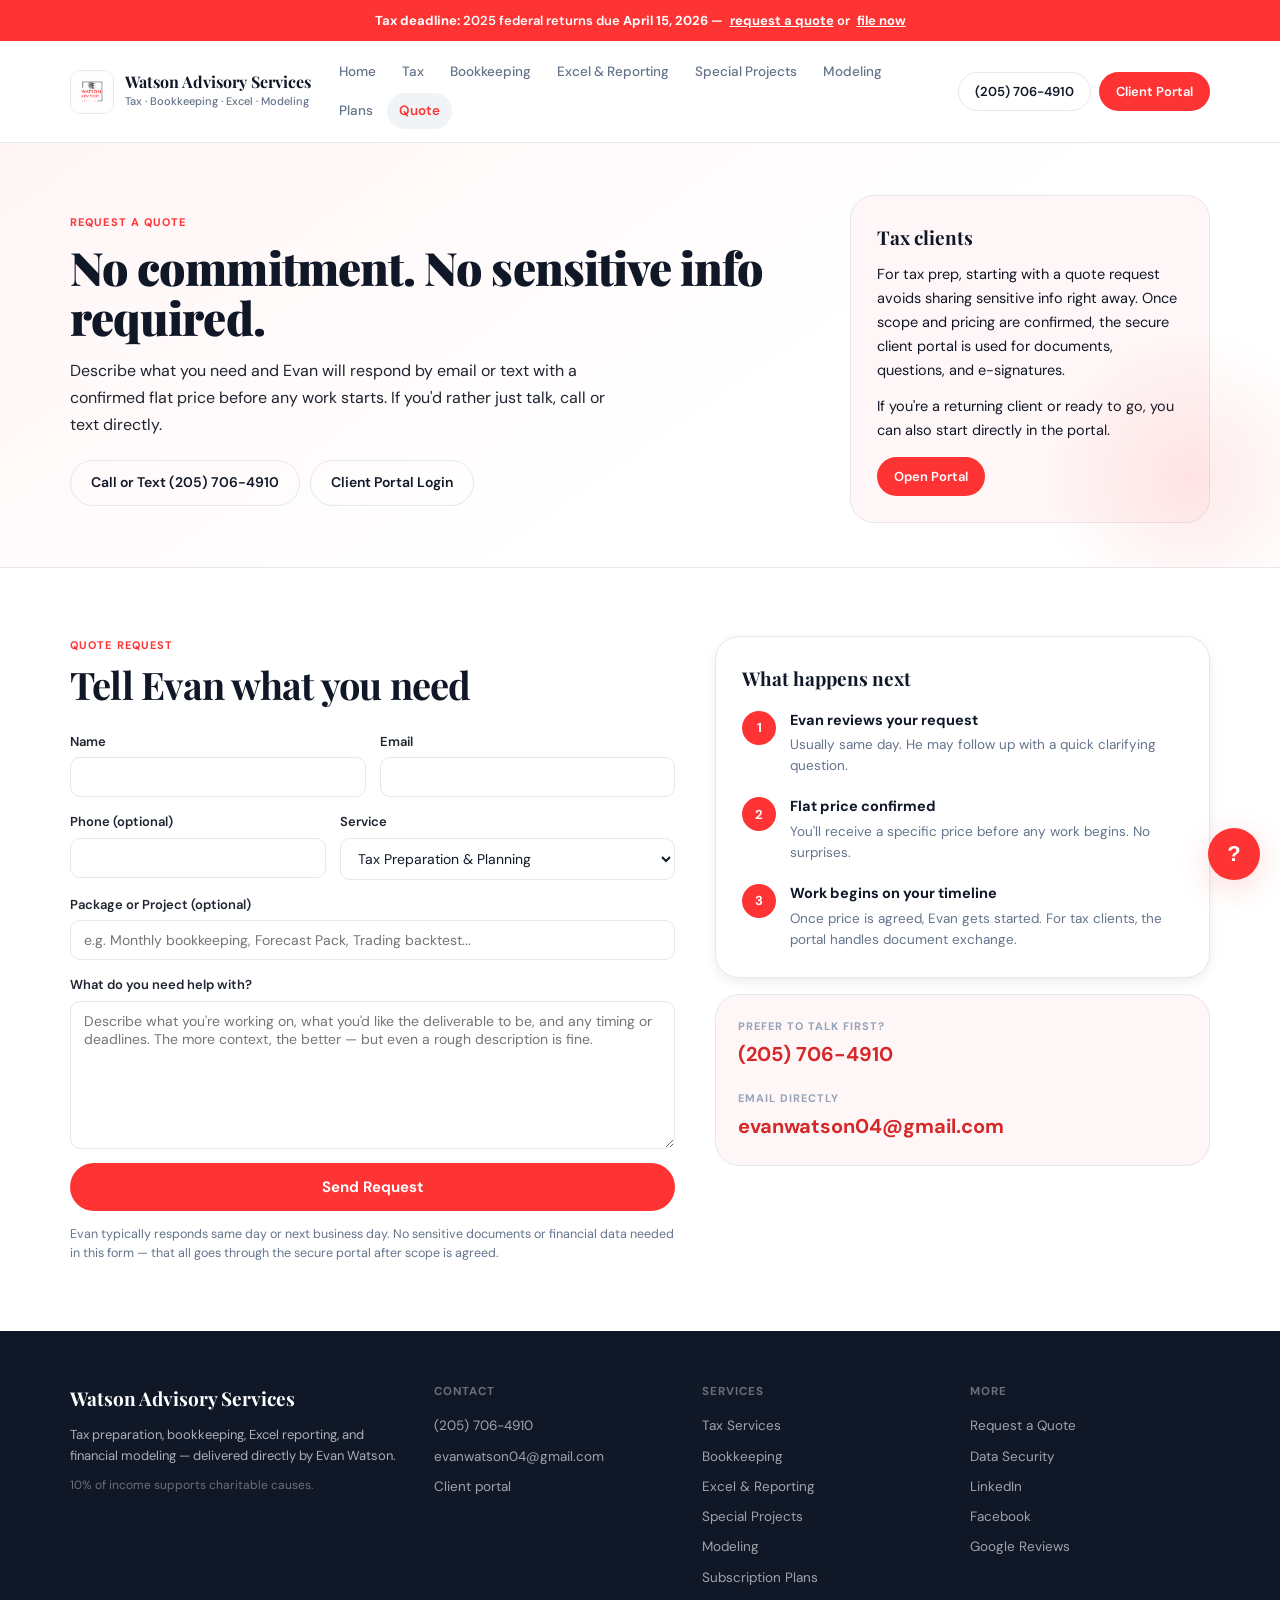
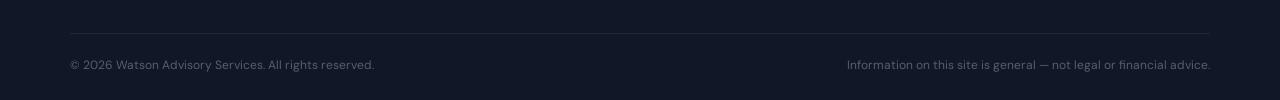
<file: quote.html>
<!doctype html>
<html lang="en">
<head>
  <meta charset="utf-8"/>
  <meta name="viewport" content="width=device-width,initial-scale=1"/>
  <title>Request a Quote | Watson Advisory Services</title>
  <meta name="description" content="Request a quote for tax preparation, bookkeeping, Excel reporting, financial modeling, or any other project. No sensitive info needed upfront."/>
  <link rel="icon" href="logo.jpg"/>
  <link rel="stylesheet" href="styles.css"/>
</head>
<body>
<a class="skip" href="#main">Skip to content</a>

<div class="deadline-bar">
  <strong>Tax deadline:</strong> 2025 federal returns due <strong>April 15, 2026</strong> &mdash;
  <a href="quote.html?service=tax">request a quote</a> or <a href="https://watsonadvisoryservices.mytaxportal.online/" target="_blank" rel="noopener">file now</a>
</div>

<header class="header">
  <div class="container header__inner">
    <a class="brand" href="index.html" aria-label="Watson Advisory Services home">
      <span class="brand__logo"><img src="logo.jpg" alt=""/></span>
      <span>
        <div class="brand__name">Watson Advisory Services</div>
        <div class="brand__tag">Tax &middot; Bookkeeping &middot; Excel &middot; Modeling</div>
      </span>
    </a>
    <nav class="nav">
      <a href="index.html">Home</a>
      <a href="tax-services.html">Tax</a>
      <a href="bookkeeping.html">Bookkeeping</a>
      <a href="analytics-consulting.html">Excel &amp; Reporting</a>
      <a href="special-projects.html">Special Projects</a>
      <a href="financial-modeling.html">Modeling</a>
      <a href="subscriptions.html">Plans</a>
      <a class="is-active" href="quote.html">Quote</a>
    </nav>
    <div class="header__cta">
      <a class="btn btn--ghost btn--sm" href="tel:+12057064910">(205) 706-4910</a>
      <a class="btn btn--primary btn--sm" href="https://watsonadvisoryservices.mytaxportal.online/" target="_blank" rel="noopener">Client Portal</a>
    </div>
  </div>
</header>

<main id="main">

<section class="page-hero">
  <div class="container page-hero__grid">
    <div>
      <div class="page-hero__eyebrow">Request a Quote</div>
      <h1 class="page-hero__title">No commitment. No sensitive info required.</h1>
      <p class="page-hero__lead">Describe what you need and Evan will respond by email or text with a confirmed flat price before any work starts. If you'd rather just talk, call or text directly.</p>
      <div class="btn-row">
        <a class="btn btn--ghost" href="tel:+12057064910">Call or Text (205) 706-4910</a>
        <a class="btn btn--ghost" href="https://watsonadvisoryservices.mytaxportal.online/" target="_blank" rel="noopener">Client Portal Login</a>
      </div>
    </div>
    <div class="panel panel--soft">
      <div class="panel__title">Tax clients</div>
      <p class="panel__text" style="margin-bottom:12px">For tax prep, starting with a quote request avoids sharing sensitive info right away. Once scope and pricing are confirmed, the secure client portal is used for documents, questions, and e-signatures.</p>
      <p class="panel__text">If you're a returning client or ready to go, you can also start directly in the portal.</p>
      <div class="btn-row" style="margin-top:14px">
        <a class="btn btn--primary btn--sm" href="https://watsonadvisoryservices.mytaxportal.online/" target="_blank" rel="noopener">Open Portal</a>
      </div>
    </div>
  </div>
</section>

<section class="section">
  <div class="container form-wrap">
    <div>
      <div class="sec-eyebrow">Quote request</div>
      <h2 class="sec-title" style="margin-bottom:24px">Tell Evan what you need</h2>
      <form class="form" id="quoteForm" action="https://formsubmit.co/evanwatson04@gmail.com" method="POST">
        <div class="form-row">
          <div class="field">
            <label for="name">Name</label>
            <input id="name" name="name" required maxlength="60" autocomplete="name"/>
          </div>
          <div class="field">
            <label for="email">Email</label>
            <input id="email" name="email" type="email" required maxlength="80" autocomplete="email"/>
          </div>
        </div>
        <div class="form-row">
          <div class="field">
            <label for="phone">Phone (optional)</label>
            <input id="phone" name="phone" maxlength="20" autocomplete="tel"/>
          </div>
          <div class="field">
            <label for="service">Service</label>
            <select id="service" name="service" required>
              <option value="tax">Tax Preparation &amp; Planning</option>
              <option value="bookkeeping">Bookkeeping &amp; Cleanup</option>
              <option value="analytics">Excel Reporting, Analytics &amp; Special Projects</option>
              <option value="modeling">Financial Modeling &amp; Pro Formas</option>
              <option value="subscription">Subscription / Ongoing Plan</option>
              <option value="other">Other / Not Sure</option>
            </select>
          </div>
        </div>
        <div class="field">
          <label for="package">Package or Project (optional)</label>
          <input id="package" name="package" maxlength="120" placeholder="e.g. Monthly bookkeeping, Forecast Pack, Trading backtest..."/>
        </div>
        <div class="field">
          <label for="message">What do you need help with?</label>
          <textarea id="message" name="message" rows="7" required maxlength="1600" placeholder="Describe what you're working on, what you'd like the deliverable to be, and any timing or deadlines. The more context, the better — but even a rough description is fine."></textarea>
        </div>
        <input type="hidden" name="_subject" value="New quote request — Watson Advisory Services"/>
        <input type="hidden" name="_template" value="table"/>
        <input type="hidden" name="_honey" value=""/>
        <button class="btn btn--primary btn--lg" type="submit">Send Request</button>
        <p class="fineprint">Evan typically responds same day or next business day. No sensitive documents or financial data needed in this form — that all goes through the secure portal after scope is agreed.</p>
      </form>
      <div class="notice" id="quoteSentNotice" style="display:none;margin-top:14px">
        Request received. If you don't hear back within 24 hours, call or text (205) 706-4910.
      </div>
    </div>
    <div>
      <div class="panel" style="margin-bottom:16px">
        <div class="panel__title">What happens next</div>
        <div class="steps" style="margin-top:14px">
          <div class="step">
            <div class="step__num">1</div>
            <div>
              <div class="step__title">Evan reviews your request</div>
              <div class="step__text">Usually same day. He may follow up with a quick clarifying question.</div>
            </div>
          </div>
          <div class="step">
            <div class="step__num">2</div>
            <div>
              <div class="step__title">Flat price confirmed</div>
              <div class="step__text">You'll receive a specific price before any work begins. No surprises.</div>
            </div>
          </div>
          <div class="step">
            <div class="step__num">3</div>
            <div>
              <div class="step__title">Work begins on your timeline</div>
              <div class="step__text">Once price is agreed, Evan gets started. For tax clients, the portal handles document exchange.</div>
            </div>
          </div>
        </div>
      </div>
      <div class="contact-stack" style="padding:22px;background:var(--tint);border-radius:var(--r-lg);border:1px solid var(--line)">
        <div>
          <div class="cinfo__label">Prefer to talk first?</div>
          <div class="cinfo__value"><a href="tel:+12057064910">(205) 706-4910</a></div>
        </div>
        <div>
          <div class="cinfo__label">Email directly</div>
          <div class="cinfo__value"><a href="mailto:evanwatson04@gmail.com">evanwatson04@gmail.com</a></div>
        </div>
      </div>
    </div>
  </div>
</section>

</main>

<footer class="footer">
  <div class="container">
    <div class="footer__inner">
      <div>
        <div class="footer__brand">Watson Advisory Services</div>
        <p class="footer__tagline">Tax preparation, bookkeeping, Excel reporting, and financial modeling &mdash; delivered directly by Evan Watson.</p>
        <div class="footer__charity">10% of income supports charitable causes.</div>
      </div>
      <div>
        <div class="footer__col-title">Contact</div>
        <a class="footer__link" href="tel:+12057064910">(205) 706-4910</a>
        <a class="footer__link" href="mailto:evanwatson04@gmail.com">evanwatson04@gmail.com</a>
        <a class="footer__link" href="https://watsonadvisoryservices.mytaxportal.online/" target="_blank" rel="noopener">Client portal</a>
      </div>
      <div>
        <div class="footer__col-title">Services</div>
        <a class="footer__link" href="tax-services.html">Tax Services</a>
        <a class="footer__link" href="bookkeeping.html">Bookkeeping</a>
        <a class="footer__link" href="analytics-consulting.html">Excel &amp; Reporting</a>
        <a class="footer__link" href="special-projects.html">Special Projects</a>
        <a class="footer__link" href="financial-modeling.html">Modeling</a>
        <a class="footer__link" href="subscriptions.html">Subscription Plans</a>
      </div>
      <div>
        <div class="footer__col-title">More</div>
        <a class="footer__link" href="quote.html">Request a Quote</a>
        <a class="footer__link" href="data-security-plan.html">Data Security</a>
        <a class="footer__link" href="https://www.linkedin.com/in/evan-watson-93175932b" target="_blank" rel="noopener">LinkedIn</a>
        <a class="footer__link" href="https://www.facebook.com/share/181qwibuGE/?mibextid=wwXIfr" target="_blank" rel="noopener">Facebook</a>
        <a class="footer__link" href="https://share.google/7ak7LUmNi6xlFwGhq" target="_blank" rel="noopener">Google Reviews</a>
      </div>
    </div>
    <div class="footer__bottom">
      <span>&copy; <span id="year"></span> Watson Advisory Services. All rights reserved.</span>
      <span>Information on this site is general &mdash; not legal or financial advice.</span>
    </div>
  </div>
</footer>

<div class="mobile-bar">
  <a href="tel:+12057064910">Call</a>
  <a href="quote.html">Quote</a>
  <a href="https://watsonadvisoryservices.mytaxportal.online/" target="_blank" rel="noopener">Portal</a>
</div>

<div class="chatbot" id="chatbot">
  <div class="chatbot__window">
    <div class="chatbot__header">Watson Advisory Services<div class="chatbot__sub">Ask about services, pricing, or how to get started</div></div>
    <div class="chatbot__messages">
      <div class="chatbot__msg chatbot__msg--bot">Hi &mdash; I can answer questions about tax prep, bookkeeping, Excel reporting, special projects, subscription plans, and pricing.</div>
    </div>
    <div class="chatbot__quick">
      <button type="button" data-chat-question="How do I start tax prep?">Start tax prep</button>
      <button type="button" data-chat-question="What subscription plans do you offer?">Subscriptions</button>
      <button type="button" data-chat-question="What special projects do you do?">Special projects</button>
    </div>
    <div class="chatbot__footer">
      <input class="chatbot__input" type="text" placeholder="Ask a question..."/>
      <button type="button" class="btn btn--primary btn--sm chatbot__send">Send</button>
    </div>
  </div>
  <button type="button" class="chatbot__toggle" aria-expanded="false" aria-label="Open help chat">?</button>
</div>

<script>
document.getElementById('year').textContent = new Date().getFullYear();
const cbot = document.getElementById('chatbot');
const win = cbot.querySelector('.chatbot__window');
const tog = cbot.querySelector('.chatbot__toggle');
tog.addEventListener('click', () => { const open = win.classList.toggle('is-open'); tog.setAttribute('aria-expanded', open); });
const R = {
  'How do I start tax prep?': 'Start with a quick quote at quote.html — no sensitive info needed upfront. Or use the secure portal directly at watsonadvisoryservices.mytaxportal.online.',
  'What subscription plans do you offer?': 'Three plans: Essentials (~$35/mo, tax filing + check-ins), Books + Tax (~$350/mo, bookkeeping + tax), and Full Advisory (custom, everything). See the Plans page for full details.',
  'What special projects do you do?': 'Trading strategy backtesting, personal finance tracking spreadsheets, custom dashboards, data cleanup, and other one-off analytical work. See the Special Projects page.'
};
cbot.querySelectorAll('[data-chat-question]').forEach(btn => {
  btn.addEventListener('click', () => {
    const msgs = cbot.querySelector('.chatbot__messages');
    const q = btn.dataset.chatQuestion;
    msgs.innerHTML += '<div class="chatbot__msg chatbot__msg--user">'+q+'</div>';
    setTimeout(() => { msgs.innerHTML += '<div class="chatbot__msg chatbot__msg--bot">'+(R[q]||'Call or text (205) 706-4910 for details.')+'</div>'; msgs.scrollTop=msgs.scrollHeight; }, 400);
  });
});
cbot.querySelector('.chatbot__send').addEventListener('click', () => {
  const inp = cbot.querySelector('.chatbot__input'); const v = inp.value.trim(); if(!v) return;
  const msgs = cbot.querySelector('.chatbot__messages');
  msgs.innerHTML += '<div class="chatbot__msg chatbot__msg--user">'+v+'</div>'; inp.value='';
  setTimeout(() => { msgs.innerHTML += '<div class="chatbot__msg chatbot__msg--bot">For the best answer, call or text Evan at (205) 706-4910 or <a href=\"quote.html\" style=\"color:var(--brand);font-weight:700\">submit a quote request</a>.</div>'; msgs.scrollTop=msgs.scrollHeight; }, 400);
});
</script>
</body>
</html>
</file>
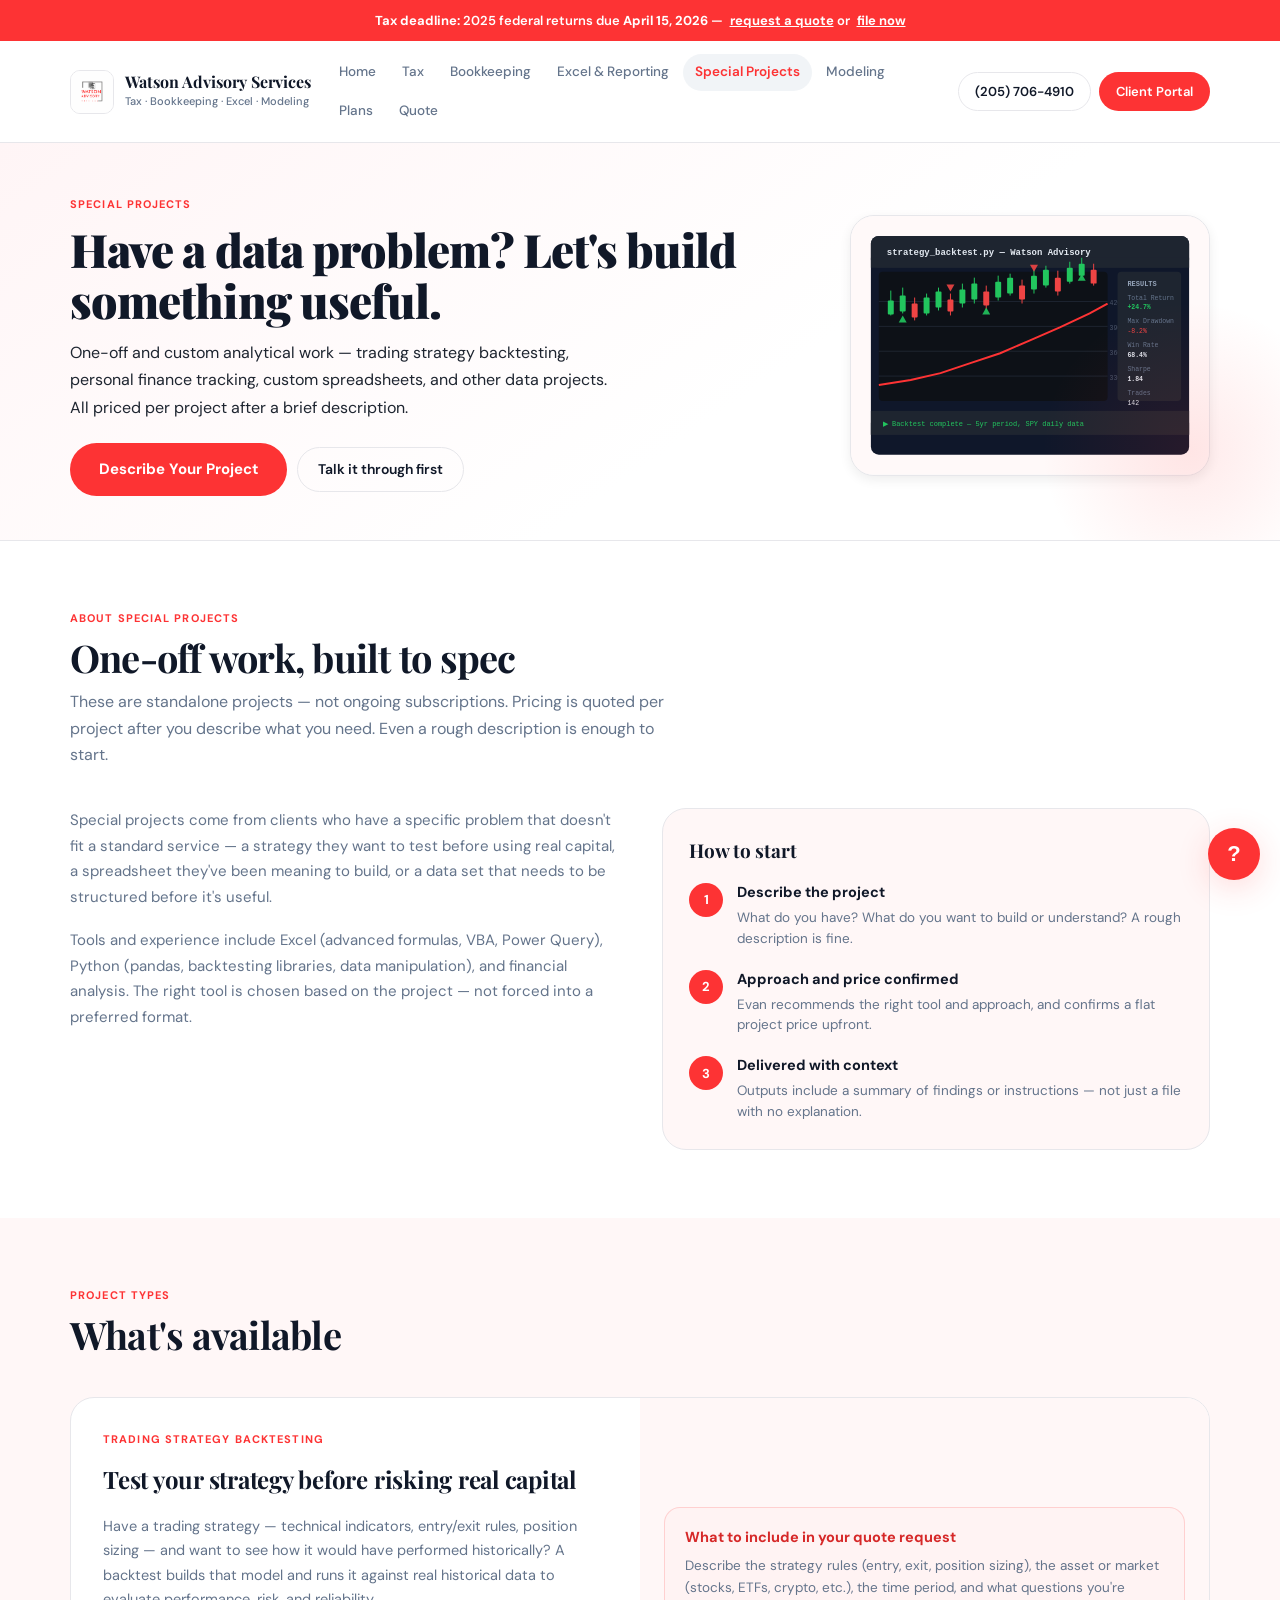
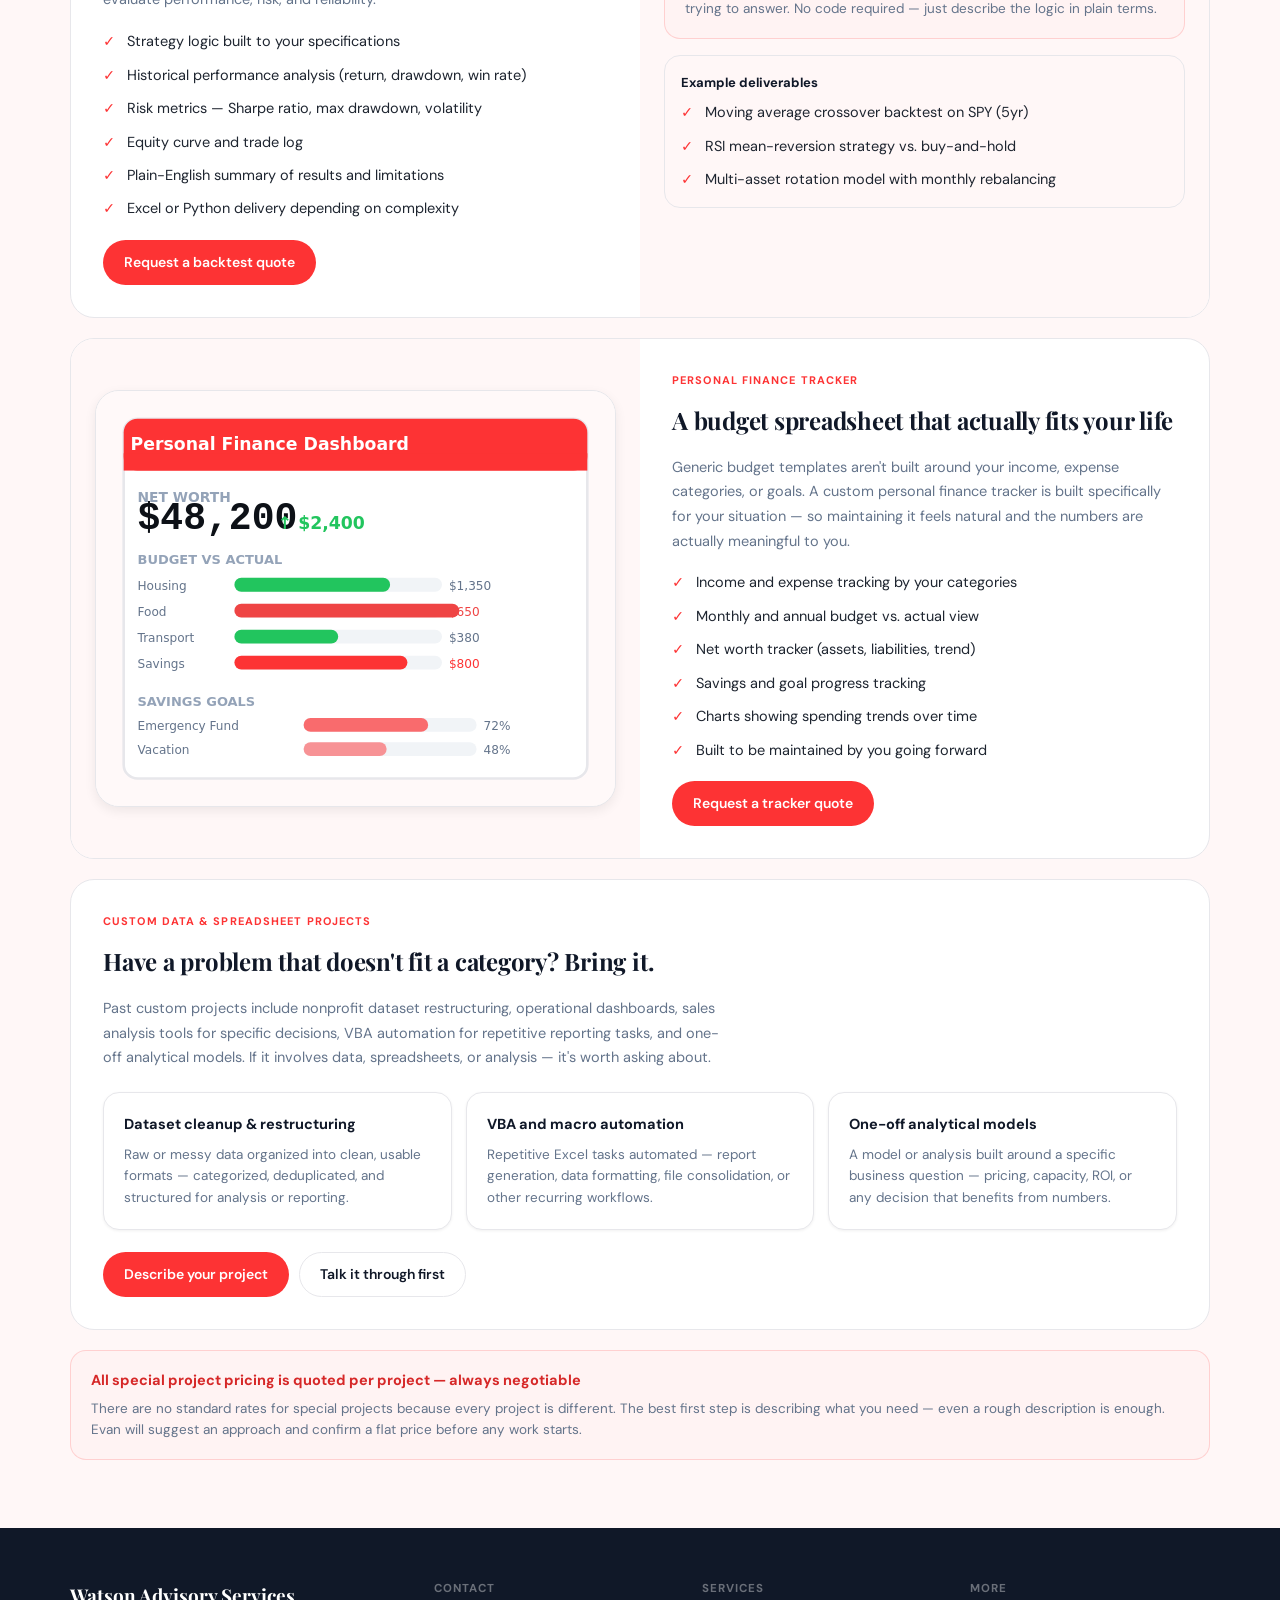
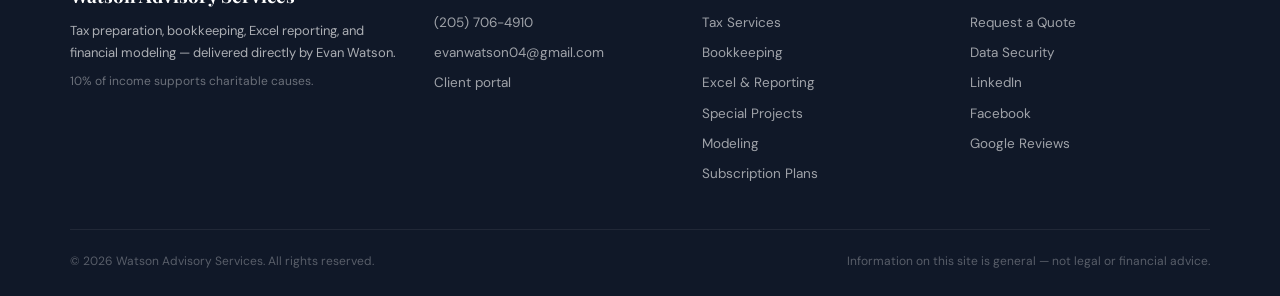
<file: special-projects.html>
<!doctype html>
<html lang="en">
<head>
  <meta charset="utf-8"/>
  <meta name="viewport" content="width=device-width,initial-scale=1"/>
  <title>Special Projects | Watson Advisory Services</title>
  <meta name="description" content="Trading strategy backtesting, personal finance spreadsheets, custom data projects, and other one-off analytical work — priced per project."/>
  <link rel="icon" href="logo.jpg"/>
  <link rel="stylesheet" href="styles.css"/>
</head>
<body>
<a class="skip" href="#main">Skip to content</a>

<div class="deadline-bar">
  <strong>Tax deadline:</strong> 2025 federal returns due <strong>April 15, 2026</strong> &mdash;
  <a href="quote.html?service=tax">request a quote</a> or <a href="https://watsonadvisoryservices.mytaxportal.online/" target="_blank" rel="noopener">file now</a>
</div>

<header class="header">
  <div class="container header__inner">
    <a class="brand" href="index.html" aria-label="Watson Advisory Services home">
      <span class="brand__logo"><img src="logo.jpg" alt=""/></span>
      <span>
        <div class="brand__name">Watson Advisory Services</div>
        <div class="brand__tag">Tax &middot; Bookkeeping &middot; Excel &middot; Modeling</div>
      </span>
    </a>
    <nav class="nav">
      <a href="index.html">Home</a>
      <a href="tax-services.html">Tax</a>
      <a href="bookkeeping.html">Bookkeeping</a>
      <a href="analytics-consulting.html">Excel &amp; Reporting</a>
      <a class="is-active" href="special-projects.html">Special Projects</a>
      <a href="financial-modeling.html">Modeling</a>
      <a href="subscriptions.html">Plans</a>
      <a href="quote.html">Quote</a>
    </nav>
    <div class="header__cta">
      <a class="btn btn--ghost btn--sm" href="tel:+12057064910">(205) 706-4910</a>
      <a class="btn btn--primary btn--sm" href="https://watsonadvisoryservices.mytaxportal.online/" target="_blank" rel="noopener">Client Portal</a>
    </div>
  </div>
</header>

<main id="main">

<section class="page-hero">
  <div class="container page-hero__grid">
    <div>
      <div class="page-hero__eyebrow">Special Projects</div>
      <h1 class="page-hero__title">Have a data problem? Let's build something useful.</h1>
      <p class="page-hero__lead">One-off and custom analytical work — trading strategy backtesting, personal finance tracking, custom spreadsheets, and other data projects. All priced per project after a brief description.</p>
      <div class="btn-row">
        <a class="btn btn--primary btn--lg" href="quote.html?service=special-project">Describe Your Project</a>
        <a class="btn btn--ghost" href="tel:+12057064910">Talk it through first</a>
      </div>
    </div>
    <div class="illus">
      <svg viewBox="0 0 360 260" xmlns="http://www.w3.org/2000/svg">
        <rect width="360" height="260" fill="#fff9f9"/>
        <!-- main chart window -->
        <rect x="20" y="20" width="320" height="220" rx="8" fill="#0f172a"/>
        <rect x="20" y="20" width="320" height="32" rx="8" fill="#1e2530"/>
        <rect x="20" y="42" width="320" height="10" fill="#1e2530"/>
        <text x="36" y="39" font-size="9" fill="#e2e8f0" font-weight="700" font-family="monospace">strategy_backtest.py — Watson Advisory</text>
        <!-- candlestick chart area -->
        <rect x="28" y="56" width="230" height="130" rx="4" fill="#0d1117"/>
        <!-- grid lines -->
        <g stroke="#1e2530" stroke-width="1">
          <line x1="28" y1="86" x2="258" y2="86"/><line x1="28" y1="111" x2="258" y2="111"/>
          <line x1="28" y1="136" x2="258" y2="136"/><line x1="28" y1="161" x2="258" y2="161"/>
        </g>
        <!-- price labels -->
        <g font-size="6.5" font-family="monospace" fill="#4a5568">
          <text x="260" y="90">420</text><text x="260" y="115">390</text>
          <text x="260" y="140">360</text><text x="260" y="165">330</text>
        </g>
        <!-- candlesticks -->
        <g>
          <line x1="40" y1="100" x2="40" y2="75" stroke="#22c55e" stroke-width="1"/><rect x="37" y="85" width="6" height="14" fill="#22c55e" rx="1"/>
          <line x1="52" y1="98" x2="52" y2="72" stroke="#22c55e" stroke-width="1"/><rect x="49" y="80" width="6" height="16" fill="#22c55e" rx="1"/>
          <line x1="64" y1="105" x2="64" y2="82" stroke="#ef4444" stroke-width="1"/><rect x="61" y="88" width="6" height="14" fill="#ef4444" rx="1"/>
          <line x1="76" y1="100" x2="76" y2="78" stroke="#22c55e" stroke-width="1"/><rect x="73" y="82" width="6" height="16" fill="#22c55e" rx="1"/>
          <line x1="88" y1="95" x2="88" y2="72" stroke="#22c55e" stroke-width="1"/><rect x="85" y="76" width="6" height="16" fill="#22c55e" rx="1"/>
          <line x1="100" y1="100" x2="100" y2="78" stroke="#ef4444" stroke-width="1"/><rect x="97" y="84" width="6" height="12" fill="#ef4444" rx="1"/>
          <line x1="112" y1="92" x2="112" y2="68" stroke="#22c55e" stroke-width="1"/><rect x="109" y="74" width="6" height="14" fill="#22c55e" rx="1"/>
          <line x1="124" y1="88" x2="124" y2="62" stroke="#22c55e" stroke-width="1"/><rect x="121" y="68" width="6" height="16" fill="#22c55e" rx="1"/>
          <line x1="136" y1="95" x2="136" y2="70" stroke="#ef4444" stroke-width="1"/><rect x="133" y="76" width="6" height="14" fill="#ef4444" rx="1"/>
          <line x1="148" y1="85" x2="148" y2="60" stroke="#22c55e" stroke-width="1"/><rect x="145" y="66" width="6" height="16" fill="#22c55e" rx="1"/>
          <line x1="160" y1="80" x2="160" y2="58" stroke="#22c55e" stroke-width="1"/><rect x="157" y="62" width="6" height="16" fill="#22c55e" rx="1"/>
          <line x1="172" y1="88" x2="172" y2="64" stroke="#ef4444" stroke-width="1"/><rect x="169" y="70" width="6" height="14" fill="#ef4444" rx="1"/>
          <line x1="184" y1="78" x2="184" y2="54" stroke="#22c55e" stroke-width="1"/><rect x="181" y="60" width="6" height="14" fill="#22c55e" rx="1"/>
          <line x1="196" y1="72" x2="196" y2="50" stroke="#22c55e" stroke-width="1"/><rect x="193" y="54" width="6" height="16" fill="#22c55e" rx="1"/>
          <line x1="208" y1="80" x2="208" y2="55" stroke="#ef4444" stroke-width="1"/><rect x="205" y="62" width="6" height="14" fill="#ef4444" rx="1"/>
          <line x1="220" y1="68" x2="220" y2="46" stroke="#22c55e" stroke-width="1"/><rect x="217" y="52" width="6" height="14" fill="#22c55e" rx="1"/>
          <line x1="232" y1="62" x2="232" y2="42" stroke="#22c55e" stroke-width="1"/><rect x="229" y="48" width="6" height="12" fill="#22c55e" rx="1"/>
          <line x1="244" y1="70" x2="244" y2="48" stroke="#ef4444" stroke-width="1"/><rect x="241" y="54" width="6" height="14" fill="#ef4444" rx="1"/>
        </g>
        <!-- buy/sell signals -->
        <g>
          <polygon points="52,100 56,107 48,107" fill="#22c55e" opacity=".9"/>
          <polygon points="100,76 104,69 96,69" fill="#ef4444" opacity=".9"/>
          <polygon points="136,92 140,99 132,99" fill="#22c55e" opacity=".9"/>
          <polygon points="184,56 188,49 180,49" fill="#ef4444" opacity=".9"/>
          <polygon points="232,58 236,65 228,65" fill="#22c55e" opacity=".9"/>
        </g>
        <!-- equity curve -->
        <polyline points="28,170 60,165 90,158 120,148 150,138 180,125 210,112 240,98 258,88" stroke="#fd3334" stroke-width="2" fill="none"/>
        <!-- stats panel -->
        <rect x="268" y="56" width="64" height="130" rx="4" fill="#1e2530"/>
        <text x="278" y="70" font-size="7" fill="#94a3b8" font-weight="600" font-family="monospace">RESULTS</text>
        <g font-size="6.5" font-family="monospace">
          <text x="278" y="84" fill="#64748b">Total Return</text>
          <text x="278" y="94" fill="#22c55e" font-weight="700">+24.7%</text>
          <text x="278" y="108" fill="#64748b">Max Drawdown</text>
          <text x="278" y="118" fill="#ef4444">-8.2%</text>
          <text x="278" y="132" fill="#64748b">Win Rate</text>
          <text x="278" y="142" fill="#e2e8f0" font-weight="700">68.4%</text>
          <text x="278" y="156" fill="#64748b">Sharpe</text>
          <text x="278" y="166" fill="#e2e8f0" font-weight="700">1.84</text>
          <text x="278" y="180" fill="#64748b">Trades</text>
          <text x="278" y="190" fill="#e2e8f0">142</text>
        </g>
        <!-- status bar -->
        <rect x="20" y="196" width="320" height="24" rx="0" fill="#1e2530"/>
        <rect x="20" y="208" width="320" height="12" rx="0" fill="#1e2530"/>
        <text x="32" y="211" font-size="7" fill="#22c55e" font-family="monospace">&#9654; Backtest complete — 5yr period, SPY daily data</text>
      </svg>
    </div>
  </div>
</section>

<!-- intro -->
<section class="section">
  <div class="container">
    <div class="sec-header">
      <div class="sec-eyebrow">About special projects</div>
      <h2 class="sec-title">One-off work, built to spec</h2>
      <p class="sec-lead">These are standalone projects — not ongoing subscriptions. Pricing is quoted per project after you describe what you need. Even a rough description is enough to start.</p>
    </div>
    <div class="two-col">
      <div>
        <p style="font-size:15px;color:var(--muted);line-height:1.7;margin-bottom:18px">Special projects come from clients who have a specific problem that doesn't fit a standard service — a strategy they want to test before using real capital, a spreadsheet they've been meaning to build, or a data set that needs to be structured before it's useful.</p>
        <p style="font-size:15px;color:var(--muted);line-height:1.7">Tools and experience include Excel (advanced formulas, VBA, Power Query), Python (pandas, backtesting libraries, data manipulation), and financial analysis. The right tool is chosen based on the project — not forced into a preferred format.</p>
      </div>
      <div class="panel panel--soft">
        <div class="panel__title">How to start</div>
        <div class="steps" style="margin-top:14px">
          <div class="step">
            <div class="step__num">1</div>
            <div>
              <div class="step__title">Describe the project</div>
              <div class="step__text">What do you have? What do you want to build or understand? A rough description is fine.</div>
            </div>
          </div>
          <div class="step">
            <div class="step__num">2</div>
            <div>
              <div class="step__title">Approach and price confirmed</div>
              <div class="step__text">Evan recommends the right tool and approach, and confirms a flat project price upfront.</div>
            </div>
          </div>
          <div class="step">
            <div class="step__num">3</div>
            <div>
              <div class="step__title">Delivered with context</div>
              <div class="step__text">Outputs include a summary of findings or instructions — not just a file with no explanation.</div>
            </div>
          </div>
        </div>
      </div>
    </div>
  </div>
</section>

<!-- project types -->
<section class="section section--tint">
  <div class="container">
    <div class="sec-header">
      <div class="sec-eyebrow">Project types</div>
      <h2 class="sec-title">What's available</h2>
    </div>

    <!-- backtesting -->
    <div style="border:1px solid var(--line);border-radius:var(--r-lg);background:#fff;overflow:hidden;margin-bottom:20px">
      <div style="display:grid;grid-template-columns:1fr 1fr;gap:0">
        <div style="padding:32px">
          <div class="page-hero__eyebrow" style="margin-bottom:12px">Trading Strategy Backtesting</div>
          <h3 style="font-family:var(--serif);font-size:24px;font-weight:700;margin-bottom:14px;letter-spacing:-.01em">Test your strategy before risking real capital</h3>
          <p style="font-size:14.5px;color:var(--muted);line-height:1.7;margin-bottom:18px">Have a trading strategy — technical indicators, entry/exit rules, position sizing — and want to see how it would have performed historically? A backtest builds that model and runs it against real historical data to evaluate performance, risk, and reliability.</p>
          <ul class="checklist" style="margin-bottom:20px">
            <li>Strategy logic built to your specifications</li>
            <li>Historical performance analysis (return, drawdown, win rate)</li>
            <li>Risk metrics — Sharpe ratio, max drawdown, volatility</li>
            <li>Equity curve and trade log</li>
            <li>Plain-English summary of results and limitations</li>
            <li>Excel or Python delivery depending on complexity</li>
          </ul>
          <a class="btn btn--primary" href="quote.html?service=special-project&package=Trading+Strategy+Backtest">Request a backtest quote</a>
        </div>
        <div style="padding:24px;background:var(--tint);display:flex;flex-direction:column;justify-content:center">
          <div class="quote-note" style="margin-bottom:16px">
            <div class="quote-note__title">What to include in your quote request</div>
            <div class="quote-note__text">Describe the strategy rules (entry, exit, position sizing), the asset or market (stocks, ETFs, crypto, etc.), the time period, and what questions you're trying to answer. No code required — just describe the logic in plain terms.</div>
          </div>
          <div class="panel--soft" style="padding:16px;border-radius:var(--r);border:1px solid var(--line)">
            <div style="font-size:13px;font-weight:700;margin-bottom:8px">Example deliverables</div>
            <ul class="checklist">
              <li>Moving average crossover backtest on SPY (5yr)</li>
              <li>RSI mean-reversion strategy vs. buy-and-hold</li>
              <li>Multi-asset rotation model with monthly rebalancing</li>
            </ul>
          </div>
        </div>
      </div>
    </div>

    <!-- personal finance -->
    <div style="border:1px solid var(--line);border-radius:var(--r-lg);background:#fff;overflow:hidden;margin-bottom:20px">
      <div style="display:grid;grid-template-columns:1fr 1fr;gap:0">
        <div style="padding:32px;order:2">
          <div class="page-hero__eyebrow" style="margin-bottom:12px">Personal Finance Tracker</div>
          <h3 style="font-family:var(--serif);font-size:24px;font-weight:700;margin-bottom:14px;letter-spacing:-.01em">A budget spreadsheet that actually fits your life</h3>
          <p style="font-size:14.5px;color:var(--muted);line-height:1.7;margin-bottom:18px">Generic budget templates aren't built around your income, expense categories, or goals. A custom personal finance tracker is built specifically for your situation — so maintaining it feels natural and the numbers are actually meaningful to you.</p>
          <ul class="checklist" style="margin-bottom:20px">
            <li>Income and expense tracking by your categories</li>
            <li>Monthly and annual budget vs. actual view</li>
            <li>Net worth tracker (assets, liabilities, trend)</li>
            <li>Savings and goal progress tracking</li>
            <li>Charts showing spending trends over time</li>
            <li>Built to be maintained by you going forward</li>
          </ul>
          <a class="btn btn--primary" href="quote.html?service=special-project&package=Personal+Finance+Tracker">Request a tracker quote</a>
        </div>
        <div style="padding:24px;background:var(--tint);display:flex;flex-direction:column;justify-content:center;order:1">
          <div class="illus">
            <svg viewBox="0 0 300 240" xmlns="http://www.w3.org/2000/svg">
              <rect width="300" height="240" fill="#fff9f9"/>
              <!-- budget dashboard -->
              <rect x="16" y="16" width="268" height="208" rx="8" fill="#fff" stroke="#e7e7eb" stroke-width="1.5"/>
              <rect x="16" y="16" width="268" height="30" rx="8" fill="#fd3334"/>
              <rect x="16" y="36" width="268" height="10" fill="#fd3334"/>
              <text x="20" y="34" font-size="10" fill="#fff" font-weight="700" font-family="system-ui">Personal Finance Dashboard</text>
              <!-- net worth -->
              <text x="24" y="64" font-size="8" fill="#94a3b8" font-weight="600" font-family="system-ui">NET WORTH</text>
              <text x="24" y="80" font-size="22" fill="#0d1117" font-weight="700" font-family="monospace">$48,200</text>
              <text x="105" y="80" font-size="10" fill="#22c55e" font-weight="700" font-family="system-ui">↑ $2,400</text>
              <!-- budget bars -->
              <text x="24" y="100" font-size="7.5" fill="#94a3b8" font-weight="600" font-family="system-ui">BUDGET VS ACTUAL</text>
              <g font-size="7" font-family="system-ui">
                <text x="24" y="115" fill="#64748b">Housing</text>
                <rect x="80" y="108" width="120" height="8" rx="4" fill="#f1f4f7"/>
                <rect x="80" y="108" width="90" height="8" rx="4" fill="#22c55e"/>
                <text x="204" y="115" fill="#64748b">$1,350</text>

                <text x="24" y="130" fill="#64748b">Food</text>
                <rect x="80" y="123" width="120" height="8" rx="4" fill="#f1f4f7"/>
                <rect x="80" y="123" width="130" height="8" rx="4" fill="#ef4444"/>
                <text x="204" y="130" fill="#ef4444">$650</text>

                <text x="24" y="145" fill="#64748b">Transport</text>
                <rect x="80" y="138" width="120" height="8" rx="4" fill="#f1f4f7"/>
                <rect x="80" y="138" width="60" height="8" rx="4" fill="#22c55e"/>
                <text x="204" y="145" fill="#64748b">$380</text>

                <text x="24" y="160" fill="#64748b">Savings</text>
                <rect x="80" y="153" width="120" height="8" rx="4" fill="#f1f4f7"/>
                <rect x="80" y="153" width="100" height="8" rx="4" fill="#fd3334"/>
                <text x="204" y="160" fill="#fd3334">$800</text>
              </g>
              <!-- goals -->
              <text x="24" y="182" font-size="7.5" fill="#94a3b8" font-weight="600" font-family="system-ui">SAVINGS GOALS</text>
              <g font-size="7" font-family="system-ui">
                <text x="24" y="196" fill="#64748b">Emergency Fund</text>
                <rect x="120" y="189" width="100" height="8" rx="4" fill="#f1f4f7"/>
                <rect x="120" y="189" width="72" height="8" rx="4" fill="#fd3334" opacity=".7"/>
                <text x="224" y="196" fill="#64748b">72%</text>
                <text x="24" y="210" fill="#64748b">Vacation</text>
                <rect x="120" y="203" width="100" height="8" rx="4" fill="#f1f4f7"/>
                <rect x="120" y="203" width="48" height="8" rx="4" fill="#fd3334" opacity=".5"/>
                <text x="224" y="210" fill="#64748b">48%</text>
              </g>
            </svg>
          </div>
        </div>
      </div>
    </div>

    <!-- custom -->
    <div style="border:1px solid var(--line);border-radius:var(--r-lg);background:#fff;padding:32px">
      <div class="page-hero__eyebrow" style="margin-bottom:12px">Custom Data &amp; Spreadsheet Projects</div>
      <h3 style="font-family:var(--serif);font-size:24px;font-weight:700;margin-bottom:14px;letter-spacing:-.01em">Have a problem that doesn't fit a category? Bring it.</h3>
      <p style="font-size:14.5px;color:var(--muted);line-height:1.7;max-width:62ch;margin-bottom:22px">Past custom projects include nonprofit dataset restructuring, operational dashboards, sales analysis tools for specific decisions, VBA automation for repetitive reporting tasks, and one-off analytical models. If it involves data, spreadsheets, or analysis — it's worth asking about.</p>
      <div class="work-grid">
        <div class="work-card">
          <div class="work-card__title">Dataset cleanup &amp; restructuring</div>
          <div class="work-card__text">Raw or messy data organized into clean, usable formats — categorized, deduplicated, and structured for analysis or reporting.</div>
        </div>
        <div class="work-card">
          <div class="work-card__title">VBA and macro automation</div>
          <div class="work-card__text">Repetitive Excel tasks automated — report generation, data formatting, file consolidation, or other recurring workflows.</div>
        </div>
        <div class="work-card">
          <div class="work-card__title">One-off analytical models</div>
          <div class="work-card__text">A model or analysis built around a specific business question — pricing, capacity, ROI, or any decision that benefits from numbers.</div>
        </div>
      </div>
      <div class="btn-row" style="margin-top:22px">
        <a class="btn btn--primary" href="quote.html?service=special-project&package=Custom+Project">Describe your project</a>
        <a class="btn btn--ghost" href="tel:+12057064910">Talk it through first</a>
      </div>
    </div>

    <div class="quote-note" style="margin-top:20px">
      <div class="quote-note__title">All special project pricing is quoted per project — always negotiable</div>
      <div class="quote-note__text">There are no standard rates for special projects because every project is different. The best first step is describing what you need — even a rough description is enough. Evan will suggest an approach and confirm a flat price before any work starts.</div>
    </div>
  </div>
</section>

</main>

<footer class="footer">
  <div class="container">
    <div class="footer__inner">
      <div>
        <div class="footer__brand">Watson Advisory Services</div>
        <p class="footer__tagline">Tax preparation, bookkeeping, Excel reporting, and financial modeling &mdash; delivered directly by Evan Watson.</p>
        <div class="footer__charity">10% of income supports charitable causes.</div>
      </div>
      <div>
        <div class="footer__col-title">Contact</div>
        <a class="footer__link" href="tel:+12057064910">(205) 706-4910</a>
        <a class="footer__link" href="mailto:evanwatson04@gmail.com">evanwatson04@gmail.com</a>
        <a class="footer__link" href="https://watsonadvisoryservices.mytaxportal.online/" target="_blank" rel="noopener">Client portal</a>
      </div>
      <div>
        <div class="footer__col-title">Services</div>
        <a class="footer__link" href="tax-services.html">Tax Services</a>
        <a class="footer__link" href="bookkeeping.html">Bookkeeping</a>
        <a class="footer__link" href="analytics-consulting.html">Excel &amp; Reporting</a>
        <a class="footer__link" href="special-projects.html">Special Projects</a>
        <a class="footer__link" href="financial-modeling.html">Modeling</a>
        <a class="footer__link" href="subscriptions.html">Subscription Plans</a>
      </div>
      <div>
        <div class="footer__col-title">More</div>
        <a class="footer__link" href="quote.html">Request a Quote</a>
        <a class="footer__link" href="data-security-plan.html">Data Security</a>
        <a class="footer__link" href="https://www.linkedin.com/in/evan-watson-93175932b" target="_blank" rel="noopener">LinkedIn</a>
        <a class="footer__link" href="https://www.facebook.com/share/181qwibuGE/?mibextid=wwXIfr" target="_blank" rel="noopener">Facebook</a>
        <a class="footer__link" href="https://share.google/7ak7LUmNi6xlFwGhq" target="_blank" rel="noopener">Google Reviews</a>
      </div>
    </div>
    <div class="footer__bottom">
      <span>&copy; <span id="year"></span> Watson Advisory Services. All rights reserved.</span>
      <span>Information on this site is general &mdash; not legal or financial advice.</span>
    </div>
  </div>
</footer>

<div class="mobile-bar">
  <a href="tel:+12057064910">Call</a>
  <a href="quote.html">Quote</a>
  <a href="https://watsonadvisoryservices.mytaxportal.online/" target="_blank" rel="noopener">Portal</a>
</div>

<div class="chatbot" id="chatbot">
  <div class="chatbot__window">
    <div class="chatbot__header">Watson Advisory Services<div class="chatbot__sub">Ask about services, pricing, or how to get started</div></div>
    <div class="chatbot__messages">
      <div class="chatbot__msg chatbot__msg--bot">Hi &mdash; I can answer questions about tax prep, bookkeeping, Excel reporting, special projects, subscription plans, and pricing.</div>
    </div>
    <div class="chatbot__quick">
      <button type="button" data-chat-question="How do I start tax prep?">Start tax prep</button>
      <button type="button" data-chat-question="What subscription plans do you offer?">Subscriptions</button>
      <button type="button" data-chat-question="What special projects do you do?">Special projects</button>
    </div>
    <div class="chatbot__footer">
      <input class="chatbot__input" type="text" placeholder="Ask a question..."/>
      <button type="button" class="btn btn--primary btn--sm chatbot__send">Send</button>
    </div>
  </div>
  <button type="button" class="chatbot__toggle" aria-expanded="false" aria-label="Open help chat">?</button>
</div>

<script>
document.getElementById('year').textContent = new Date().getFullYear();
const cbot = document.getElementById('chatbot');
const win = cbot.querySelector('.chatbot__window');
const tog = cbot.querySelector('.chatbot__toggle');
tog.addEventListener('click', () => { const open = win.classList.toggle('is-open'); tog.setAttribute('aria-expanded', open); });
const R = {
  'How do I start tax prep?': 'Start with a quick quote at quote.html — no sensitive info needed upfront. Or use the secure portal directly at watsonadvisoryservices.mytaxportal.online.',
  'What subscription plans do you offer?': 'Three plans: Essentials (~$35/mo, tax filing + check-ins), Books + Tax (~$350/mo, bookkeeping + tax), and Full Advisory (custom, everything). See the Plans page for full details.',
  'What special projects do you do?': 'Trading strategy backtesting, personal finance tracking spreadsheets, custom dashboards, data cleanup, and other one-off analytical work. See the Special Projects page.'
};
cbot.querySelectorAll('[data-chat-question]').forEach(btn => {
  btn.addEventListener('click', () => {
    const msgs = cbot.querySelector('.chatbot__messages');
    const q = btn.dataset.chatQuestion;
    msgs.innerHTML += '<div class="chatbot__msg chatbot__msg--user">'+q+'</div>';
    setTimeout(() => { msgs.innerHTML += '<div class="chatbot__msg chatbot__msg--bot">'+(R[q]||'Call or text (205) 706-4910 for details.')+'</div>'; msgs.scrollTop=msgs.scrollHeight; }, 400);
  });
});
cbot.querySelector('.chatbot__send').addEventListener('click', () => {
  const inp = cbot.querySelector('.chatbot__input'); const v = inp.value.trim(); if(!v) return;
  const msgs = cbot.querySelector('.chatbot__messages');
  msgs.innerHTML += '<div class="chatbot__msg chatbot__msg--user">'+v+'</div>'; inp.value='';
  setTimeout(() => { msgs.innerHTML += '<div class="chatbot__msg chatbot__msg--bot">For the best answer, call or text Evan at (205) 706-4910 or <a href=\"quote.html\" style=\"color:var(--brand);font-weight:700\">submit a quote request</a>.</div>'; msgs.scrollTop=msgs.scrollHeight; }, 400);
});
</script>
</body>
</html>
</file>
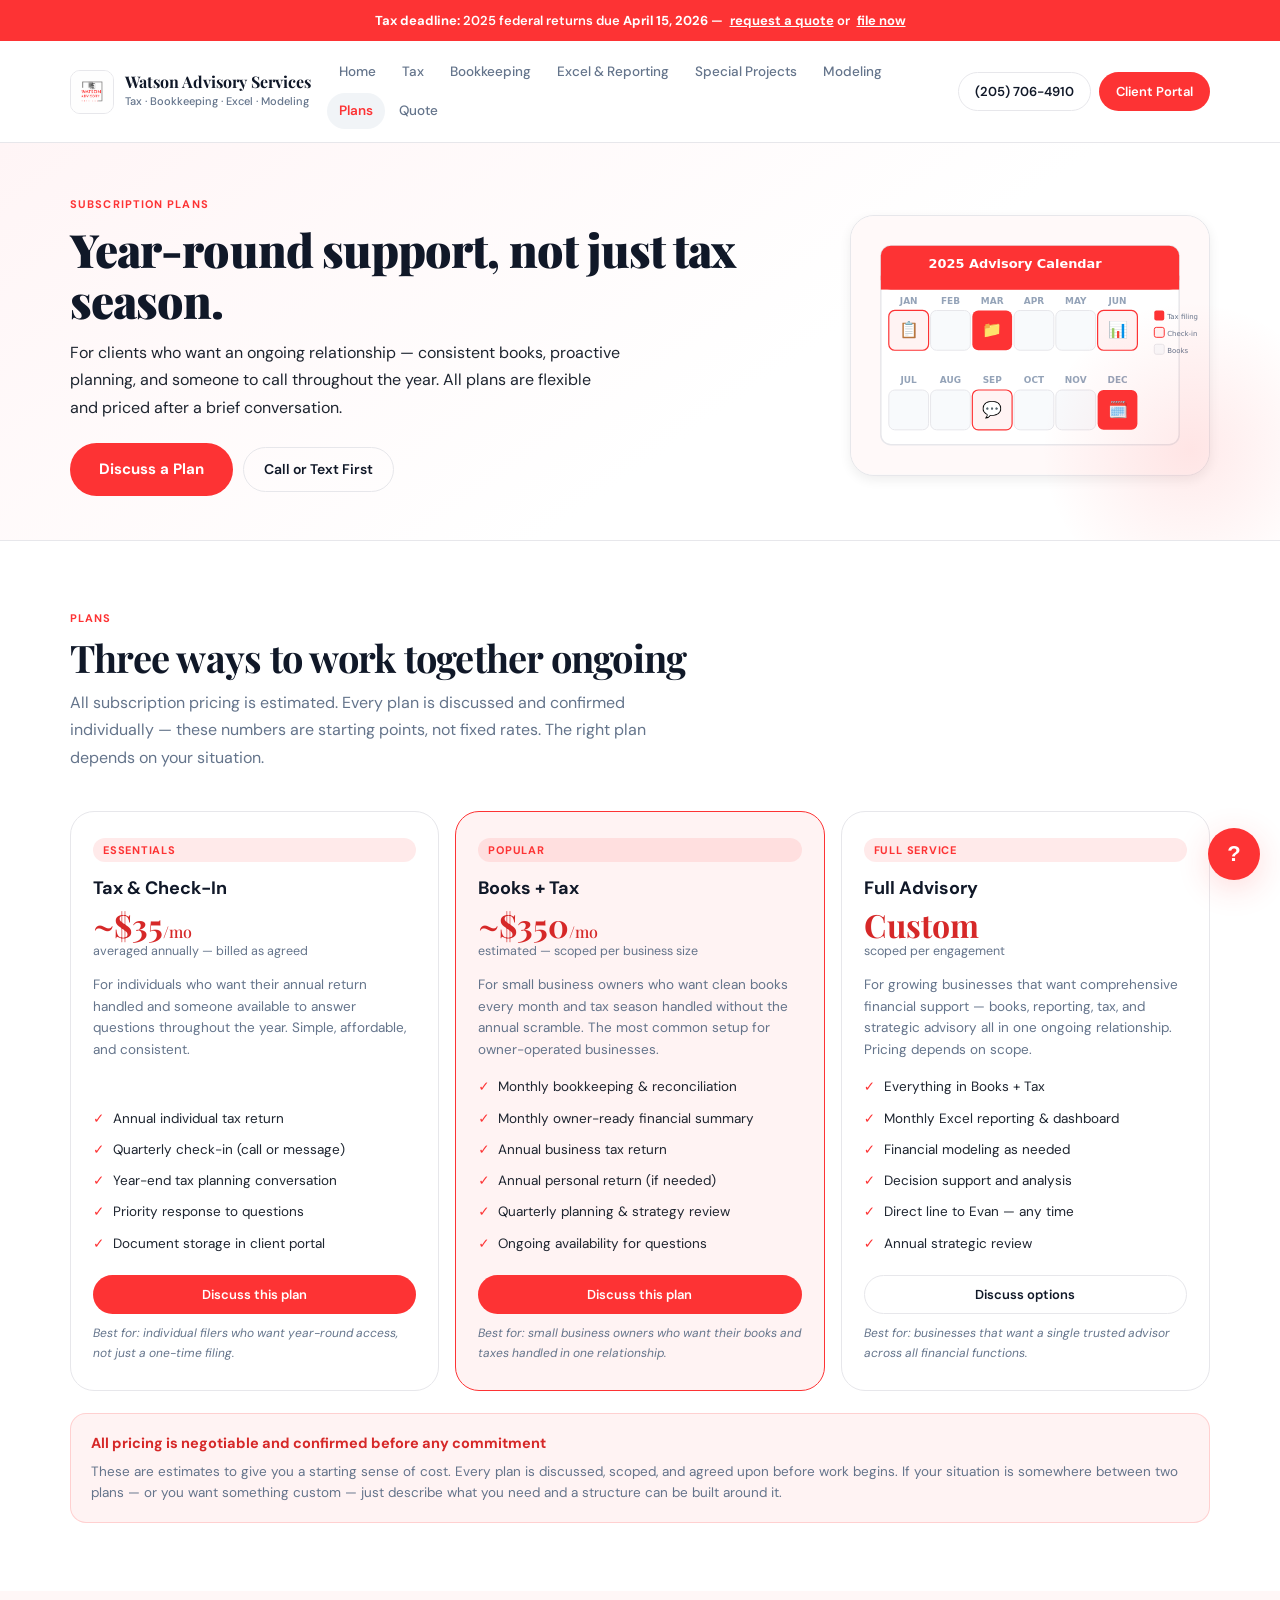
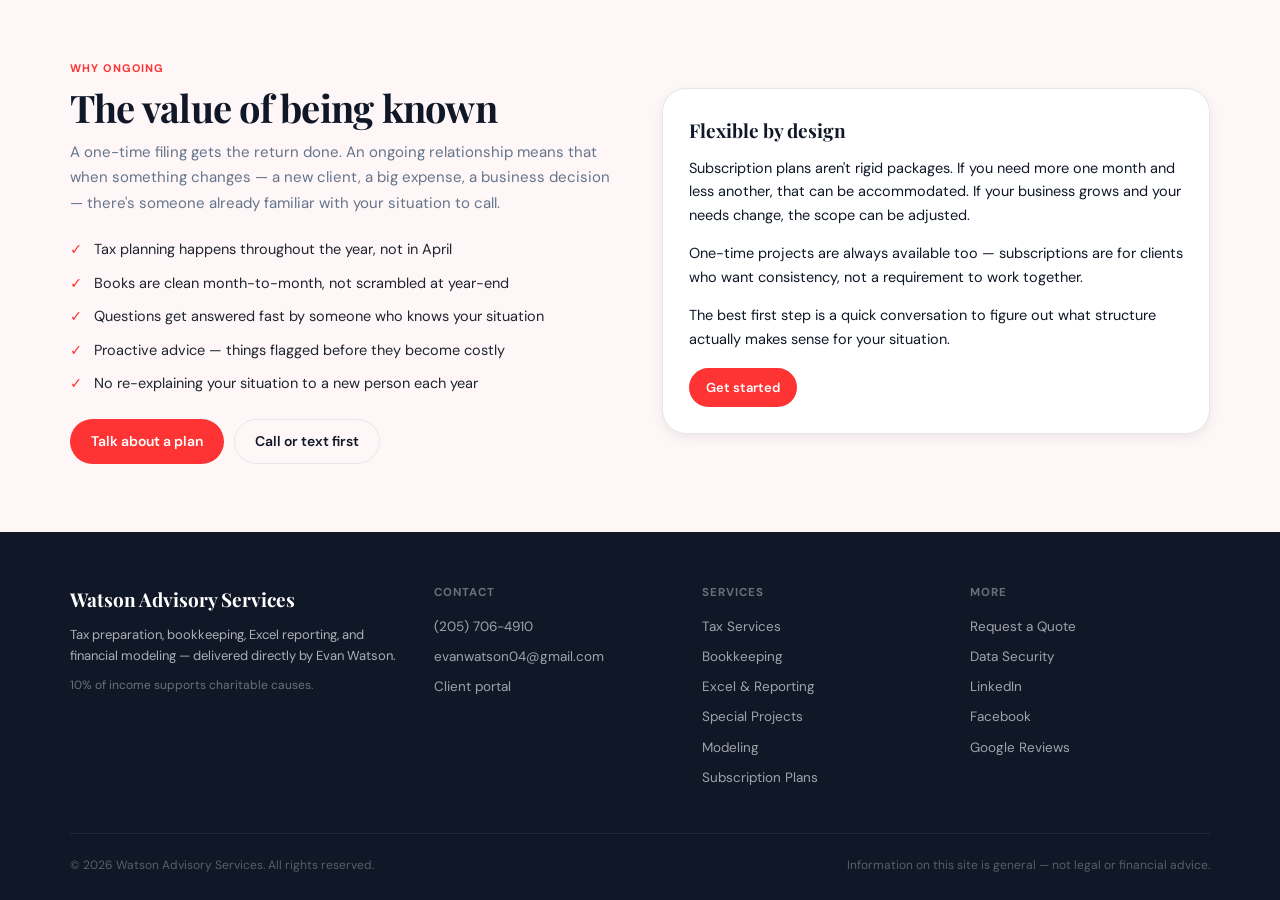
<file: subscriptions.html>
<!doctype html>
<html lang="en">
<head>
  <meta charset="utf-8"/>
  <meta name="viewport" content="width=device-width,initial-scale=1"/>
  <title>Subscription Plans | Watson Advisory Services</title>
  <meta name="description" content="Year-round support plans for tax, bookkeeping, reporting, and full advisory. More than a once-a-year relationship."/>
  <link rel="icon" href="logo.jpg"/>
  <link rel="stylesheet" href="styles.css"/>
</head>
<body>
<a class="skip" href="#main">Skip to content</a>

<div class="deadline-bar">
  <strong>Tax deadline:</strong> 2025 federal returns due <strong>April 15, 2026</strong> &mdash;
  <a href="quote.html?service=tax">request a quote</a> or <a href="https://watsonadvisoryservices.mytaxportal.online/" target="_blank" rel="noopener">file now</a>
</div>

<header class="header">
  <div class="container header__inner">
    <a class="brand" href="index.html" aria-label="Watson Advisory Services home">
      <span class="brand__logo"><img src="logo.jpg" alt=""/></span>
      <span>
        <div class="brand__name">Watson Advisory Services</div>
        <div class="brand__tag">Tax &middot; Bookkeeping &middot; Excel &middot; Modeling</div>
      </span>
    </a>
    <nav class="nav">
      <a href="index.html">Home</a>
      <a href="tax-services.html">Tax</a>
      <a href="bookkeeping.html">Bookkeeping</a>
      <a href="analytics-consulting.html">Excel &amp; Reporting</a>
      <a href="special-projects.html">Special Projects</a>
      <a href="financial-modeling.html">Modeling</a>
      <a class="is-active" href="subscriptions.html">Plans</a>
      <a href="quote.html">Quote</a>
    </nav>
    <div class="header__cta">
      <a class="btn btn--ghost btn--sm" href="tel:+12057064910">(205) 706-4910</a>
      <a class="btn btn--primary btn--sm" href="https://watsonadvisoryservices.mytaxportal.online/" target="_blank" rel="noopener">Client Portal</a>
    </div>
  </div>
</header>

<main id="main">

<section class="page-hero">
  <div class="container page-hero__grid">
    <div>
      <div class="page-hero__eyebrow">Subscription Plans</div>
      <h1 class="page-hero__title">Year-round support, not just tax season.</h1>
      <p class="page-hero__lead">For clients who want an ongoing relationship — consistent books, proactive planning, and someone to call throughout the year. All plans are flexible and priced after a brief conversation.</p>
      <div class="btn-row">
        <a class="btn btn--primary btn--lg" href="quote.html?service=subscription">Discuss a Plan</a>
        <a class="btn btn--ghost" href="tel:+12057064910">Call or Text First</a>
      </div>
    </div>
    <div class="illus">
      <svg viewBox="0 0 360 260" xmlns="http://www.w3.org/2000/svg">
        <rect width="360" height="260" fill="#fff9f9"/>
        <!-- calendar -->
        <rect x="30" y="30" width="300" height="200" rx="10" fill="#fff" stroke="#e7e7eb" stroke-width="1.5"/>
        <rect x="30" y="30" width="300" height="44" rx="10" fill="#fd3334"/>
        <rect x="30" y="60" width="300" height="14" fill="#fd3334"/>
        <text x="165" y="52" font-size="13" fill="#fff" font-weight="700" font-family="system-ui" text-anchor="middle">2025 Advisory Calendar</text>
        <!-- month headers -->
        <g font-size="9" font-family="system-ui" fill="#94a3b8" font-weight="600">
          <text x="58" y="88" text-anchor="middle">JAN</text><text x="100" y="88" text-anchor="middle">FEB</text>
          <text x="142" y="88" text-anchor="middle">MAR</text><text x="184" y="88" text-anchor="middle">APR</text>
          <text x="226" y="88" text-anchor="middle">MAY</text><text x="268" y="88" text-anchor="middle">JUN</text>
          <text x="58" y="168" text-anchor="middle">JUL</text><text x="100" y="168" text-anchor="middle">AUG</text>
          <text x="142" y="168" text-anchor="middle">SEP</text><text x="184" y="168" text-anchor="middle">OCT</text>
          <text x="226" y="168" text-anchor="middle">NOV</text><text x="268" y="168" text-anchor="middle">DEC</text>
        </g>
        <!-- month squares row 1 -->
        <g>
          <rect x="38" y="95" width="40" height="40" rx="6" fill="#fff3f3" stroke="#fd3334" stroke-width="1.2"/>
          <rect x="80" y="95" width="40" height="40" rx="6" fill="#f8fafc" stroke="#e7e7eb" stroke-width="1"/>
          <rect x="122" y="95" width="40" height="40" rx="6" fill="#fd3334"/>
          <rect x="164" y="95" width="40" height="40" rx="6" fill="#f8fafc" stroke="#e7e7eb" stroke-width="1"/>
          <rect x="206" y="95" width="40" height="40" rx="6" fill="#f8fafc" stroke="#e7e7eb" stroke-width="1"/>
          <rect x="248" y="95" width="40" height="40" rx="6" fill="#fff3f3" stroke="#fd3334" stroke-width="1.2"/>
        </g>
        <!-- month squares row 2 -->
        <g>
          <rect x="38" y="175" width="40" height="40" rx="6" fill="#f8fafc" stroke="#e7e7eb" stroke-width="1"/>
          <rect x="80" y="175" width="40" height="40" rx="6" fill="#f8fafc" stroke="#e7e7eb" stroke-width="1"/>
          <rect x="122" y="175" width="40" height="40" rx="6" fill="#fff3f3" stroke="#fd3334" stroke-width="1.2"/>
          <rect x="164" y="175" width="40" height="40" rx="6" fill="#f8fafc" stroke="#e7e7eb" stroke-width="1"/>
          <rect x="206" y="175" width="40" height="40" rx="6" fill="#f8fafc" stroke="#e7e7eb" stroke-width="1"/>
          <rect x="248" y="175" width="40" height="40" rx="6" fill="#fd3334"/>
        </g>
        <!-- icons in key months -->
        <text x="58" y="120" font-size="16" text-anchor="middle">📋</text>
        <text x="142" y="120" font-size="16" text-anchor="middle" fill="#fff">📁</text>
        <text x="268" y="120" font-size="16" text-anchor="middle">📊</text>
        <text x="142" y="200" font-size="16" text-anchor="middle">💬</text>
        <text x="268" y="200" font-size="16" text-anchor="middle" fill="#fff">🗓️</text>
        <!-- legend -->
        <rect x="305" y="95" width="10" height="10" rx="2" fill="#fd3334"/>
        <text x="318" y="104" font-size="7" fill="#64748b" font-family="system-ui">Tax filing</text>
        <rect x="305" y="112" width="10" height="10" rx="2" fill="#fff3f3" stroke="#fd3334" stroke-width="1"/>
        <text x="318" y="121" font-size="7" fill="#64748b" font-family="system-ui">Check-in</text>
        <rect x="305" y="129" width="10" height="10" rx="2" fill="#f8fafc" stroke="#e7e7eb" stroke-width="1"/>
        <text x="318" y="138" font-size="7" fill="#64748b" font-family="system-ui">Books</text>
      </svg>
    </div>
  </div>
</section>

<!-- plans -->
<section class="section">
  <div class="container">
    <div class="sec-header">
      <div class="sec-eyebrow">Plans</div>
      <h2 class="sec-title">Three ways to work together ongoing</h2>
      <p class="sec-lead sub-intro">All subscription pricing is estimated. Every plan is discussed and confirmed individually — these numbers are starting points, not fixed rates. The right plan depends on your situation.</p>
    </div>
    <div class="sub-grid">

      <div class="sub-card">
        <div class="sub-card__badge">Essentials</div>
        <div class="sub-card__title">Tax &amp; Check-In</div>
        <div class="sub-card__amount">~$35<span style="font-size:16px;font-weight:500">/mo</span></div>
        <div class="sub-card__period">averaged annually — billed as agreed</div>
        <p class="sub-card__desc">For individuals who want their annual return handled and someone available to answer questions throughout the year. Simple, affordable, and consistent.</p>
        <ul class="sub-card__features">
          <li class="sub-card__feat">Annual individual tax return</li>
          <li class="sub-card__feat">Quarterly check-in (call or message)</li>
          <li class="sub-card__feat">Year-end tax planning conversation</li>
          <li class="sub-card__feat">Priority response to questions</li>
          <li class="sub-card__feat">Document storage in client portal</li>
        </ul>
        <a class="btn btn--primary btn--sm" href="quote.html?service=subscription&package=Tax+Check-In">Discuss this plan</a>
        <p class="price-card__note">Best for: individual filers who want year-round access, not just a one-time filing.</p>
      </div>

      <div class="sub-card sub-card--featured">
        <div class="sub-card__badge">Popular</div>
        <div class="sub-card__title">Books + Tax</div>
        <div class="sub-card__amount">~$350<span style="font-size:16px;font-weight:500">/mo</span></div>
        <div class="sub-card__period">estimated — scoped per business size</div>
        <p class="sub-card__desc">For small business owners who want clean books every month and tax season handled without the annual scramble. The most common setup for owner-operated businesses.</p>
        <ul class="sub-card__features">
          <li class="sub-card__feat">Monthly bookkeeping &amp; reconciliation</li>
          <li class="sub-card__feat">Monthly owner-ready financial summary</li>
          <li class="sub-card__feat">Annual business tax return</li>
          <li class="sub-card__feat">Annual personal return (if needed)</li>
          <li class="sub-card__feat">Quarterly planning &amp; strategy review</li>
          <li class="sub-card__feat">Ongoing availability for questions</li>
        </ul>
        <a class="btn btn--primary btn--sm" href="quote.html?service=subscription&package=Books+Tax">Discuss this plan</a>
        <p class="price-card__note">Best for: small business owners who want their books and taxes handled in one relationship.</p>
      </div>

      <div class="sub-card">
        <div class="sub-card__badge">Full Service</div>
        <div class="sub-card__title">Full Advisory</div>
        <div class="sub-card__amount">Custom</div>
        <div class="sub-card__period">scoped per engagement</div>
        <p class="sub-card__desc">For growing businesses that want comprehensive financial support — books, reporting, tax, and strategic advisory all in one ongoing relationship. Pricing depends on scope.</p>
        <ul class="sub-card__features">
          <li class="sub-card__feat">Everything in Books + Tax</li>
          <li class="sub-card__feat">Monthly Excel reporting &amp; dashboard</li>
          <li class="sub-card__feat">Financial modeling as needed</li>
          <li class="sub-card__feat">Decision support and analysis</li>
          <li class="sub-card__feat">Direct line to Evan — any time</li>
          <li class="sub-card__feat">Annual strategic review</li>
        </ul>
        <a class="btn btn--ghost btn--sm" href="quote.html?service=subscription&package=Full+Advisory">Discuss options</a>
        <p class="price-card__note">Best for: businesses that want a single trusted advisor across all financial functions.</p>
      </div>

    </div>
    <div class="quote-note" style="margin-top:22px">
      <div class="quote-note__title">All pricing is negotiable and confirmed before any commitment</div>
      <div class="quote-note__text">These are estimates to give you a starting sense of cost. Every plan is discussed, scoped, and agreed upon before work begins. If your situation is somewhere between two plans — or you want something custom — just describe what you need and a structure can be built around it.</div>
    </div>
  </div>
</section>

<!-- why ongoing -->
<section class="section section--tint">
  <div class="container two-col two-col--center">
    <div>
      <div class="sec-eyebrow">Why ongoing</div>
      <h2 class="sec-title">The value of being known</h2>
      <p style="font-size:15px;color:var(--muted);line-height:1.7;margin-bottom:22px">A one-time filing gets the return done. An ongoing relationship means that when something changes — a new client, a big expense, a business decision — there's someone already familiar with your situation to call.</p>
      <ul class="checklist">
        <li>Tax planning happens throughout the year, not in April</li>
        <li>Books are clean month-to-month, not scrambled at year-end</li>
        <li>Questions get answered fast by someone who knows your situation</li>
        <li>Proactive advice — things flagged before they become costly</li>
        <li>No re-explaining your situation to a new person each year</li>
      </ul>
      <div class="btn-row" style="margin-top:24px">
        <a class="btn btn--primary" href="quote.html?service=subscription">Talk about a plan</a>
        <a class="btn btn--ghost" href="tel:+12057064910">Call or text first</a>
      </div>
    </div>
    <div class="panel">
      <div class="panel__title">Flexible by design</div>
      <p class="panel__text" style="margin-bottom:14px">Subscription plans aren't rigid packages. If you need more one month and less another, that can be accommodated. If your business grows and your needs change, the scope can be adjusted.</p>
      <p class="panel__text" style="margin-bottom:14px">One-time projects are always available too — subscriptions are for clients who want consistency, not a requirement to work together.</p>
      <p class="panel__text">The best first step is a quick conversation to figure out what structure actually makes sense for your situation.</p>
      <div class="btn-row" style="margin-top:16px">
        <a class="btn btn--primary btn--sm" href="quote.html?service=subscription">Get started</a>
      </div>
    </div>
  </div>
</section>

</main>

<footer class="footer">
  <div class="container">
    <div class="footer__inner">
      <div>
        <div class="footer__brand">Watson Advisory Services</div>
        <p class="footer__tagline">Tax preparation, bookkeeping, Excel reporting, and financial modeling &mdash; delivered directly by Evan Watson.</p>
        <div class="footer__charity">10% of income supports charitable causes.</div>
      </div>
      <div>
        <div class="footer__col-title">Contact</div>
        <a class="footer__link" href="tel:+12057064910">(205) 706-4910</a>
        <a class="footer__link" href="mailto:evanwatson04@gmail.com">evanwatson04@gmail.com</a>
        <a class="footer__link" href="https://watsonadvisoryservices.mytaxportal.online/" target="_blank" rel="noopener">Client portal</a>
      </div>
      <div>
        <div class="footer__col-title">Services</div>
        <a class="footer__link" href="tax-services.html">Tax Services</a>
        <a class="footer__link" href="bookkeeping.html">Bookkeeping</a>
        <a class="footer__link" href="analytics-consulting.html">Excel &amp; Reporting</a>
        <a class="footer__link" href="special-projects.html">Special Projects</a>
        <a class="footer__link" href="financial-modeling.html">Modeling</a>
        <a class="footer__link" href="subscriptions.html">Subscription Plans</a>
      </div>
      <div>
        <div class="footer__col-title">More</div>
        <a class="footer__link" href="quote.html">Request a Quote</a>
        <a class="footer__link" href="data-security-plan.html">Data Security</a>
        <a class="footer__link" href="https://www.linkedin.com/in/evan-watson-93175932b" target="_blank" rel="noopener">LinkedIn</a>
        <a class="footer__link" href="https://www.facebook.com/share/181qwibuGE/?mibextid=wwXIfr" target="_blank" rel="noopener">Facebook</a>
        <a class="footer__link" href="https://share.google/7ak7LUmNi6xlFwGhq" target="_blank" rel="noopener">Google Reviews</a>
      </div>
    </div>
    <div class="footer__bottom">
      <span>&copy; <span id="year"></span> Watson Advisory Services. All rights reserved.</span>
      <span>Information on this site is general &mdash; not legal or financial advice.</span>
    </div>
  </div>
</footer>

<div class="mobile-bar">
  <a href="tel:+12057064910">Call</a>
  <a href="quote.html">Quote</a>
  <a href="https://watsonadvisoryservices.mytaxportal.online/" target="_blank" rel="noopener">Portal</a>
</div>

<div class="chatbot" id="chatbot">
  <div class="chatbot__window">
    <div class="chatbot__header">Watson Advisory Services<div class="chatbot__sub">Ask about services, pricing, or how to get started</div></div>
    <div class="chatbot__messages">
      <div class="chatbot__msg chatbot__msg--bot">Hi &mdash; I can answer questions about tax prep, bookkeeping, Excel reporting, special projects, subscription plans, and pricing.</div>
    </div>
    <div class="chatbot__quick">
      <button type="button" data-chat-question="How do I start tax prep?">Start tax prep</button>
      <button type="button" data-chat-question="What subscription plans do you offer?">Subscriptions</button>
      <button type="button" data-chat-question="What special projects do you do?">Special projects</button>
    </div>
    <div class="chatbot__footer">
      <input class="chatbot__input" type="text" placeholder="Ask a question..."/>
      <button type="button" class="btn btn--primary btn--sm chatbot__send">Send</button>
    </div>
  </div>
  <button type="button" class="chatbot__toggle" aria-expanded="false" aria-label="Open help chat">?</button>
</div>

<script>
document.getElementById('year').textContent = new Date().getFullYear();
const cbot = document.getElementById('chatbot');
const win = cbot.querySelector('.chatbot__window');
const tog = cbot.querySelector('.chatbot__toggle');
tog.addEventListener('click', () => { const open = win.classList.toggle('is-open'); tog.setAttribute('aria-expanded', open); });
const R = {
  'How do I start tax prep?': 'Start with a quick quote at quote.html — no sensitive info needed upfront. Or use the secure portal directly at watsonadvisoryservices.mytaxportal.online.',
  'What subscription plans do you offer?': 'Three plans: Essentials (~$35/mo, tax filing + check-ins), Books + Tax (~$350/mo, bookkeeping + tax), and Full Advisory (custom, everything). See the Plans page for full details.',
  'What special projects do you do?': 'Trading strategy backtesting, personal finance tracking spreadsheets, custom dashboards, data cleanup, and other one-off analytical work. See the Special Projects page.'
};
cbot.querySelectorAll('[data-chat-question]').forEach(btn => {
  btn.addEventListener('click', () => {
    const msgs = cbot.querySelector('.chatbot__messages');
    const q = btn.dataset.chatQuestion;
    msgs.innerHTML += '<div class="chatbot__msg chatbot__msg--user">'+q+'</div>';
    setTimeout(() => { msgs.innerHTML += '<div class="chatbot__msg chatbot__msg--bot">'+(R[q]||'Call or text (205) 706-4910 for details.')+'</div>'; msgs.scrollTop=msgs.scrollHeight; }, 400);
  });
});
cbot.querySelector('.chatbot__send').addEventListener('click', () => {
  const inp = cbot.querySelector('.chatbot__input'); const v = inp.value.trim(); if(!v) return;
  const msgs = cbot.querySelector('.chatbot__messages');
  msgs.innerHTML += '<div class="chatbot__msg chatbot__msg--user">'+v+'</div>'; inp.value='';
  setTimeout(() => { msgs.innerHTML += '<div class="chatbot__msg chatbot__msg--bot">For the best answer, call or text Evan at (205) 706-4910 or <a href=\"quote.html\" style=\"color:var(--brand);font-weight:700\">submit a quote request</a>.</div>'; msgs.scrollTop=msgs.scrollHeight; }, 400);
});
</script>
</body>
</html>
</file>
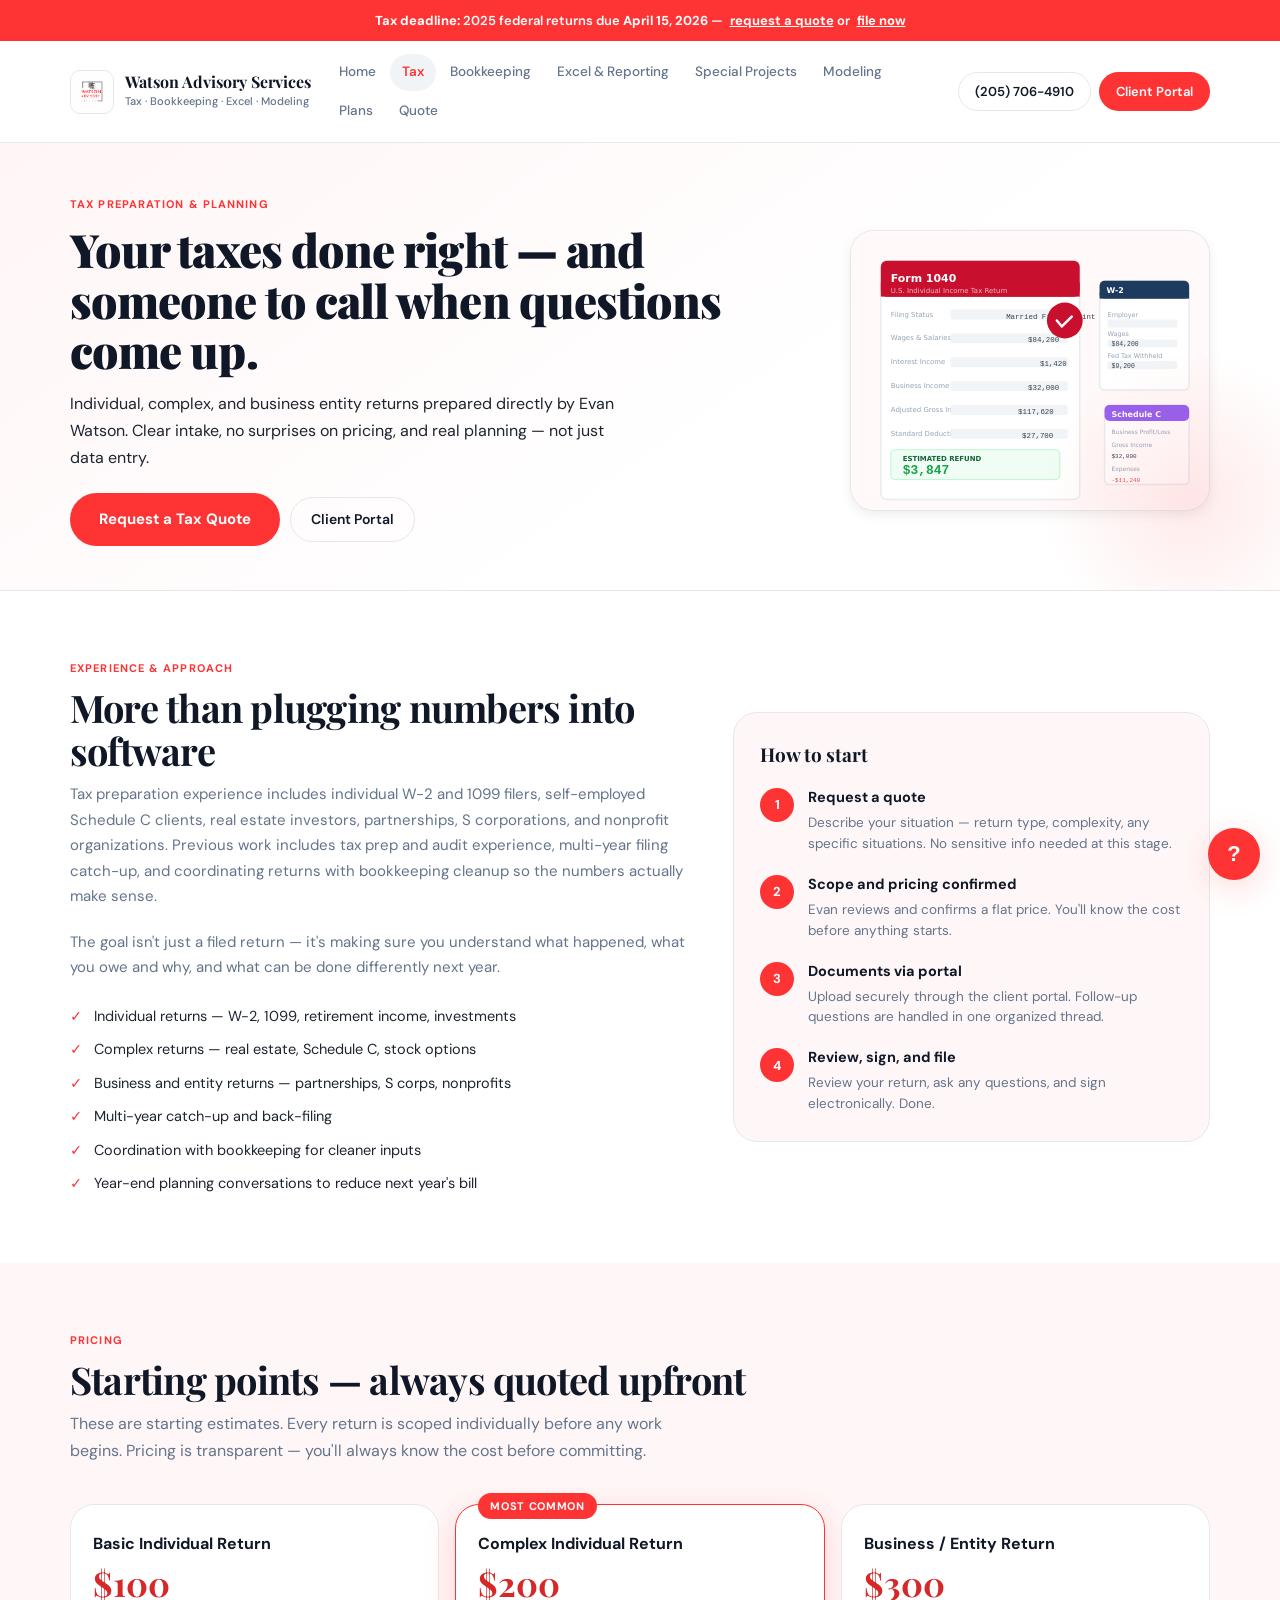
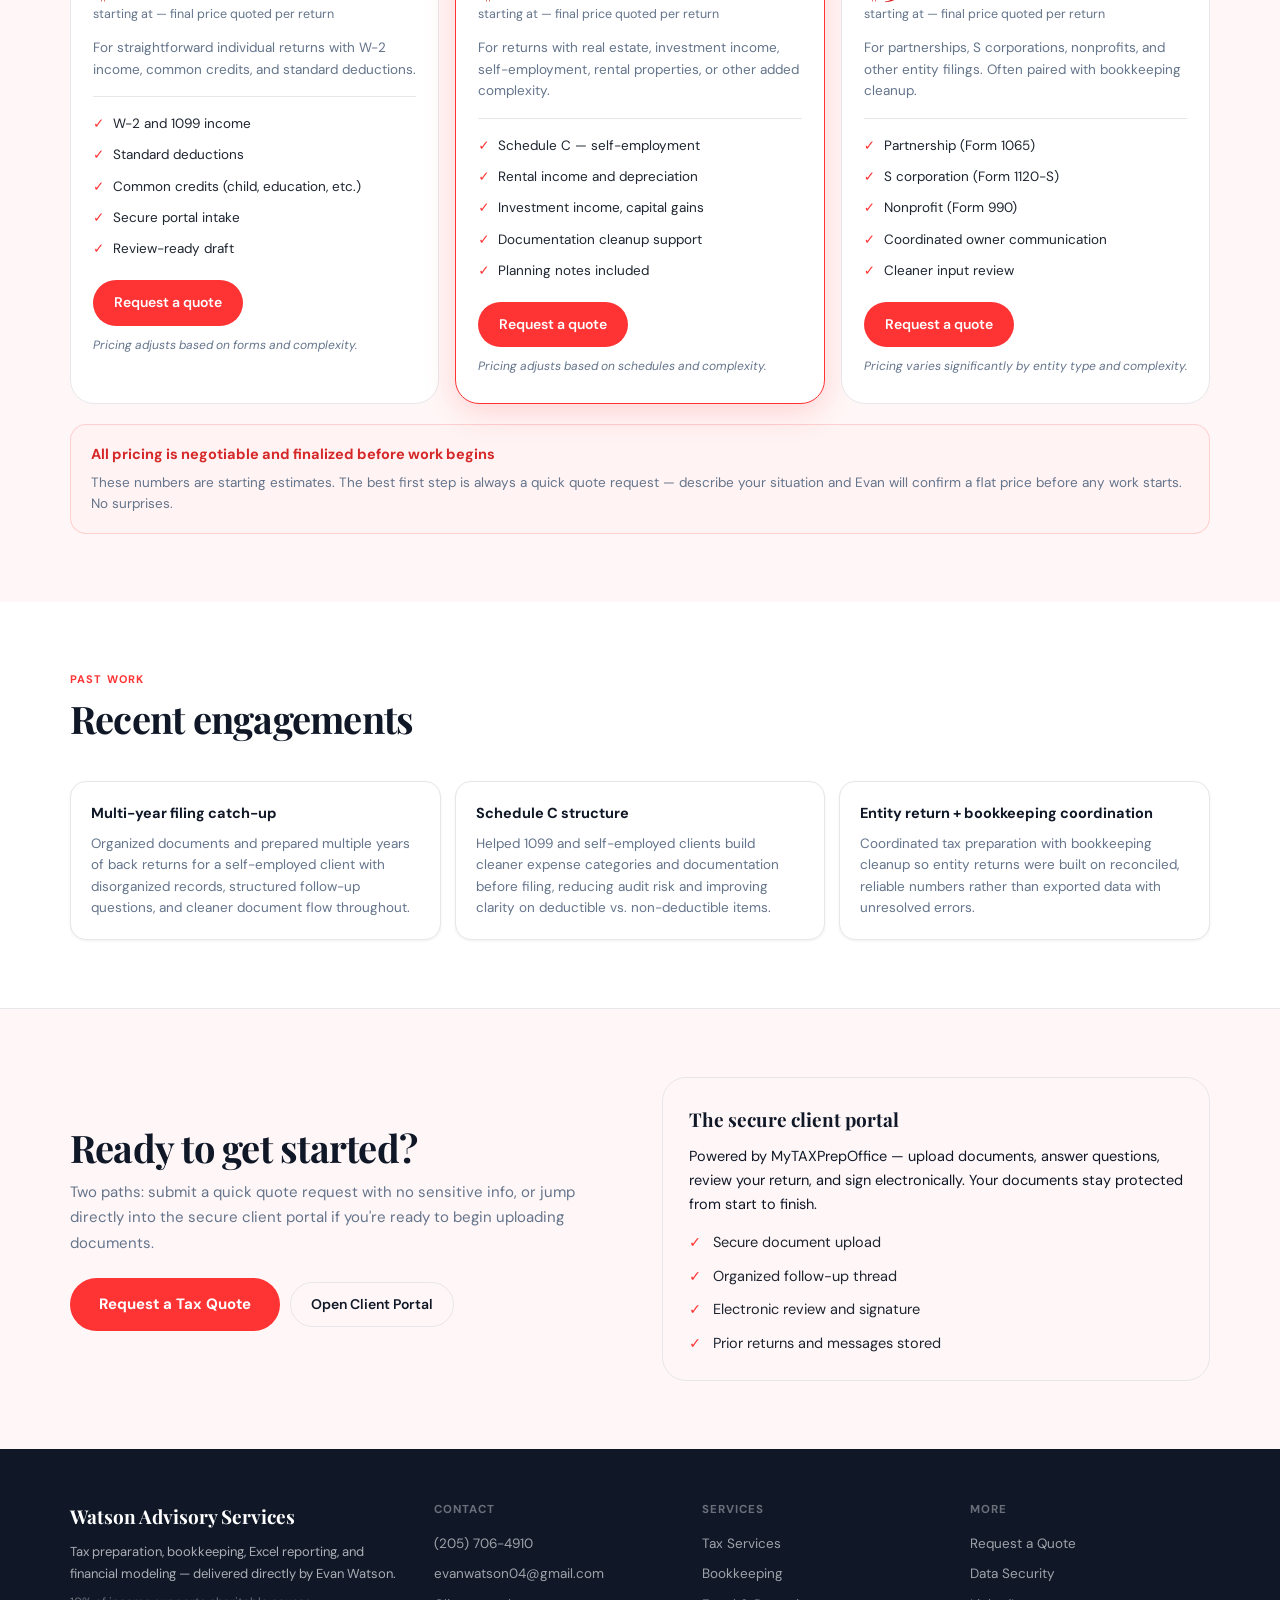
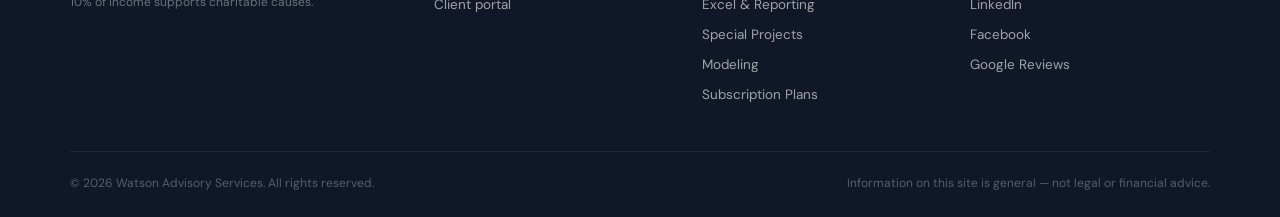
<file: tax-services.html>
<!doctype html>
<html lang="en">
<head>
  <meta charset="utf-8"/>
  <meta name="viewport" content="width=device-width,initial-scale=1"/>
  <title>Tax Preparation &amp; Planning | Watson Advisory Services</title>
  <meta name="description" content="Individual, complex, and entity tax returns prepared by Evan Watson directly. Proactive planning, clear communication, flat-rate pricing."/>
  <link rel="icon" href="logo.jpg"/>
  <link rel="stylesheet" href="styles.css"/>
</head>
<body>
<a class="skip" href="#main">Skip to content</a>

<div class="deadline-bar">
  <strong>Tax deadline:</strong> 2025 federal returns due <strong>April 15, 2026</strong> &mdash;
  <a href="quote.html?service=tax">request a quote</a> or <a href="https://watsonadvisoryservices.mytaxportal.online/" target="_blank" rel="noopener">file now</a>
</div>

<header class="header">
  <div class="container header__inner">
    <a class="brand" href="index.html" aria-label="Watson Advisory Services home">
      <span class="brand__logo"><img src="logo.jpg" alt=""/></span>
      <span>
        <div class="brand__name">Watson Advisory Services</div>
        <div class="brand__tag">Tax &middot; Bookkeeping &middot; Excel &middot; Modeling</div>
      </span>
    </a>
    <nav class="nav">
      <a href="index.html">Home</a>
      <a class="is-active" href="tax-services.html">Tax</a>
      <a href="bookkeeping.html">Bookkeeping</a>
      <a href="analytics-consulting.html">Excel &amp; Reporting</a>
      <a href="special-projects.html">Special Projects</a>
      <a href="financial-modeling.html">Modeling</a>
      <a href="subscriptions.html">Plans</a>
      <a href="quote.html">Quote</a>
    </nav>
    <div class="header__cta">
      <a class="btn btn--ghost btn--sm" href="tel:+12057064910">(205) 706-4910</a>
      <a class="btn btn--primary btn--sm" href="https://watsonadvisoryservices.mytaxportal.online/" target="_blank" rel="noopener">Client Portal</a>
    </div>
  </div>
</header>

<main id="main">

<section class="page-hero">
  <div class="container page-hero__grid">
    <div>
      <div class="page-hero__eyebrow">Tax Preparation &amp; Planning</div>
      <h1 class="page-hero__title">Your taxes done right — and someone to call when questions come up.</h1>
      <p class="page-hero__lead">Individual, complex, and business entity returns prepared directly by Evan Watson. Clear intake, no surprises on pricing, and real planning — not just data entry.</p>
      <div class="btn-row">
        <a class="btn btn--primary btn--lg" href="quote.html?service=tax">Request a Tax Quote</a>
        <a class="btn btn--ghost" href="https://watsonadvisoryservices.mytaxportal.online/" target="_blank" rel="noopener">Client Portal</a>
      </div>
    </div>
    <div class="illus">
      <svg viewBox="0 0 360 280" xmlns="http://www.w3.org/2000/svg">
        <rect width="360" height="280" fill="#fff9f9"/>
        <!-- 1040 form large -->
        <rect x="30" y="30" width="200" height="240" rx="6" fill="#fff" stroke="#e8ecf0" stroke-width="1.5"/>
        <rect x="30" y="30" width="200" height="36" rx="6" fill="#c8102e"/>
        <rect x="30" y="52" width="200" height="14" fill="#c8102e"/>
        <text x="40" y="51" font-size="11" fill="#fff" font-weight="700" font-family="system-ui">Form 1040</text>
        <text x="40" y="62" font-size="7" fill="rgba(255,255,255,.7)" font-family="system-ui">U.S. Individual Income Tax Return</text>
        <!-- form fields -->
        <g font-size="7" font-family="system-ui" fill="#94a3b8">
          <text x="40" y="86">Filing Status</text>
          <text x="40" y="110">Wages &amp; Salaries</text>
          <text x="40" y="134">Interest Income</text>
          <text x="40" y="158">Business Income</text>
          <text x="40" y="182">Adjusted Gross Income</text>
          <text x="40" y="206">Standard Deduction</text>
        </g>
        <g fill="#f1f4f7">
          <rect x="100" y="79" width="118" height="10" rx="2"/>
          <rect x="100" y="103" width="118" height="10" rx="2"/>
          <rect x="100" y="127" width="118" height="10" rx="2"/>
          <rect x="100" y="151" width="118" height="10" rx="2"/>
          <rect x="100" y="175" width="118" height="10" rx="2"/>
          <rect x="100" y="199" width="118" height="10" rx="2"/>
        </g>
        <text x="156" y="88" font-size="7.5" fill="#374151" font-family="monospace">Married Filing Joint</text>
        <text x="178" y="112" font-size="7.5" fill="#374151" font-family="monospace">$84,200</text>
        <text x="190" y="136" font-size="7.5" fill="#374151" font-family="monospace">$1,420</text>
        <text x="178" y="160" font-size="7.5" fill="#374151" font-family="monospace">$32,000</text>
        <text x="168" y="184" font-size="7.5" fill="#374151" font-family="monospace">$117,620</text>
        <text x="172" y="208" font-size="7.5" fill="#374151" font-family="monospace">$27,700</text>
        <!-- refund box -->
        <rect x="40" y="220" width="170" height="30" rx="4" fill="#f0fdf4" stroke="#bbf7d0" stroke-width="1"/>
        <text x="52" y="231" font-size="7" fill="#166534" font-weight="700" font-family="system-ui">ESTIMATED REFUND</text>
        <text x="52" y="244" font-size="13" fill="#16a34a" font-weight="700" font-family="monospace">$3,847</text>
        <!-- checkmark badge -->
        <circle cx="215" cy="90" r="18" fill="#c8102e"/>
        <path d="M207 90l5 6 10-10" stroke="#fff" stroke-width="2.5" stroke-linecap="round" stroke-linejoin="round" fill="none"/>
        <!-- W2 doc -->
        <rect x="250" y="50" width="90" height="110" rx="5" fill="#fff" stroke="#e8ecf0" stroke-width="1.5"/>
        <rect x="250" y="50" width="90" height="18" rx="5" fill="#1e3a5f"/>
        <rect x="250" y="62" width="90" height="6" fill="#1e3a5f"/>
        <text x="257" y="62" font-size="8" fill="#fff" font-weight="700" font-family="system-ui">W-2</text>
        <g font-size="6.5" font-family="system-ui">
          <text x="258" y="86" fill="#94a3b8">Employer</text>
          <rect x="258" y="89" width="70" height="8" rx="1.5" fill="#f1f4f7"/>
          <text x="258" y="106" fill="#94a3b8">Wages</text>
          <rect x="258" y="109" width="70" height="8" rx="1.5" fill="#f1f4f7"/>
          <text x="262" y="116" fill="#374151" font-family="monospace">$84,200</text>
          <text x="258" y="128" fill="#94a3b8">Fed Tax Withheld</text>
          <rect x="258" y="131" width="70" height="8" rx="1.5" fill="#f1f4f7"/>
          <text x="262" y="138" fill="#374151" font-family="monospace">$9,200</text>
        </g>
        <!-- schedule c -->
        <rect x="255" y="175" width="85" height="80" rx="5" fill="#fff" stroke="#e8ecf0" stroke-width="1.5"/>
        <rect x="255" y="175" width="85" height="16" rx="5" fill="#7c3aed" opacity=".8"/>
        <text x="262" y="187" font-size="8" fill="#fff" font-weight="700" font-family="system-ui">Schedule C</text>
        <g font-size="6" font-family="system-ui" fill="#94a3b8">
          <text x="262" y="204">Business Profit/Loss</text>
          <text x="262" y="217">Gross Income</text>
          <text x="262" y="228" fill="#374151" font-family="monospace">$32,000</text>
          <text x="262" y="241">Expenses</text>
          <text x="262" y="252" fill="#ef4444" font-family="monospace">-$11,240</text>
        </g>
      </svg>
    </div>
  </div>
</section>

<!-- experience -->
<section class="section">
  <div class="container">
    <div class="two-col two-col--6040 two-col--center">
      <div>
        <div class="sec-eyebrow">Experience &amp; approach</div>
        <h2 class="sec-title">More than plugging numbers into software</h2>
        <p style="font-size:15px;color:var(--muted);line-height:1.7;margin-bottom:20px">Tax preparation experience includes individual W-2 and 1099 filers, self-employed Schedule C clients, real estate investors, partnerships, S corporations, and nonprofit organizations. Previous work includes tax prep and audit experience, multi-year filing catch-up, and coordinating returns with bookkeeping cleanup so the numbers actually make sense.</p>
        <p style="font-size:15px;color:var(--muted);line-height:1.7;margin-bottom:24px">The goal isn't just a filed return — it's making sure you understand what happened, what you owe and why, and what can be done differently next year.</p>
        <ul class="checklist">
          <li>Individual returns — W-2, 1099, retirement income, investments</li>
          <li>Complex returns — real estate, Schedule C, stock options</li>
          <li>Business and entity returns — partnerships, S corps, nonprofits</li>
          <li>Multi-year catch-up and back-filing</li>
          <li>Coordination with bookkeeping for cleaner inputs</li>
          <li>Year-end planning conversations to reduce next year's bill</li>
        </ul>
      </div>
      <div class="panel panel--soft">
        <div class="panel__title">How to start</div>
        <div class="steps" style="margin-top:16px">
          <div class="step">
            <div class="step__num">1</div>
            <div>
              <div class="step__title">Request a quote</div>
              <div class="step__text">Describe your situation — return type, complexity, any specific situations. No sensitive info needed at this stage.</div>
            </div>
          </div>
          <div class="step">
            <div class="step__num">2</div>
            <div>
              <div class="step__title">Scope and pricing confirmed</div>
              <div class="step__text">Evan reviews and confirms a flat price. You'll know the cost before anything starts.</div>
            </div>
          </div>
          <div class="step">
            <div class="step__num">3</div>
            <div>
              <div class="step__title">Documents via portal</div>
              <div class="step__text">Upload securely through the client portal. Follow-up questions are handled in one organized thread.</div>
            </div>
          </div>
          <div class="step">
            <div class="step__num">4</div>
            <div>
              <div class="step__title">Review, sign, and file</div>
              <div class="step__text">Review your return, ask any questions, and sign electronically. Done.</div>
            </div>
          </div>
        </div>
      </div>
    </div>
  </div>
</section>

<!-- pricing -->
<section class="section section--tint">
  <div class="container">
    <div class="sec-header">
      <div class="sec-eyebrow">Pricing</div>
      <h2 class="sec-title">Starting points — always quoted upfront</h2>
      <p class="sec-lead">These are starting estimates. Every return is scoped individually before any work begins. Pricing is transparent — you'll always know the cost before committing.</p>
    </div>
    <div class="pricing-grid">
      <div class="price-card" onclick="location.href='quote.html?service=tax&package=Basic+Individual+Return'">
        <div class="price-card__title">Basic Individual Return</div>
        <div class="price-card__amount">$100</div>
        <div class="price-card__period">starting at — final price quoted per return</div>
        <div class="price-card__desc">For straightforward individual returns with W-2 income, common credits, and standard deductions.</div>
        <div class="price-card__features">
          <div class="price-card__feat">W-2 and 1099 income</div>
          <div class="price-card__feat">Standard deductions</div>
          <div class="price-card__feat">Common credits (child, education, etc.)</div>
          <div class="price-card__feat">Secure portal intake</div>
          <div class="price-card__feat">Review-ready draft</div>
        </div>
        <a class="btn btn--primary" href="quote.html?service=tax&package=Basic+Individual+Return">Request a quote</a>
        <div class="price-card__note">Pricing adjusts based on forms and complexity.</div>
      </div>
      <div class="price-card price-card--featured" onclick="location.href='quote.html?service=tax&package=Complex+Individual+Return'">
        <div class="price-badge">Most Common</div>
        <div class="price-card__title">Complex Individual Return</div>
        <div class="price-card__amount">$200</div>
        <div class="price-card__period">starting at — final price quoted per return</div>
        <div class="price-card__desc">For returns with real estate, investment income, self-employment, rental properties, or other added complexity.</div>
        <div class="price-card__features">
          <div class="price-card__feat">Schedule C — self-employment</div>
          <div class="price-card__feat">Rental income and depreciation</div>
          <div class="price-card__feat">Investment income, capital gains</div>
          <div class="price-card__feat">Documentation cleanup support</div>
          <div class="price-card__feat">Planning notes included</div>
        </div>
        <a class="btn btn--primary" href="quote.html?service=tax&package=Complex+Individual+Return">Request a quote</a>
        <div class="price-card__note">Pricing adjusts based on schedules and complexity.</div>
      </div>
      <div class="price-card" onclick="location.href='quote.html?service=tax&package=Business+Entity+Return'">
        <div class="price-card__title">Business / Entity Return</div>
        <div class="price-card__amount">$300</div>
        <div class="price-card__period">starting at — final price quoted per return</div>
        <div class="price-card__desc">For partnerships, S corporations, nonprofits, and other entity filings. Often paired with bookkeeping cleanup.</div>
        <div class="price-card__features">
          <div class="price-card__feat">Partnership (Form 1065)</div>
          <div class="price-card__feat">S corporation (Form 1120-S)</div>
          <div class="price-card__feat">Nonprofit (Form 990)</div>
          <div class="price-card__feat">Coordinated owner communication</div>
          <div class="price-card__feat">Cleaner input review</div>
        </div>
        <a class="btn btn--primary" href="quote.html?service=tax&package=Business+Entity+Return">Request a quote</a>
        <div class="price-card__note">Pricing varies significantly by entity type and complexity.</div>
      </div>
    </div>
    <div class="quote-note" style="margin-top:20px">
      <div class="quote-note__title">All pricing is negotiable and finalized before work begins</div>
      <div class="quote-note__text">These numbers are starting estimates. The best first step is always a quick quote request — describe your situation and Evan will confirm a flat price before any work starts. No surprises.</div>
    </div>
  </div>
</section>

<!-- recent work -->
<section class="section">
  <div class="container">
    <div class="sec-header">
      <div class="sec-eyebrow">Past work</div>
      <h2 class="sec-title">Recent engagements</h2>
    </div>
    <div class="work-grid">
      <div class="work-card">
        <div class="work-card__title">Multi-year filing catch-up</div>
        <div class="work-card__text">Organized documents and prepared multiple years of back returns for a self-employed client with disorganized records, structured follow-up questions, and cleaner document flow throughout.</div>
      </div>
      <div class="work-card">
        <div class="work-card__title">Schedule C structure</div>
        <div class="work-card__text">Helped 1099 and self-employed clients build cleaner expense categories and documentation before filing, reducing audit risk and improving clarity on deductible vs. non-deductible items.</div>
      </div>
      <div class="work-card">
        <div class="work-card__title">Entity return + bookkeeping coordination</div>
        <div class="work-card__text">Coordinated tax preparation with bookkeeping cleanup so entity returns were built on reconciled, reliable numbers rather than exported data with unresolved errors.</div>
      </div>
    </div>
  </div>
</section>

<!-- portal cta -->
<section class="section section--tint section--border">
  <div class="container two-col two-col--center">
    <div>
      <h2 class="sec-title">Ready to get started?</h2>
      <p style="font-size:15px;color:var(--muted);line-height:1.7;margin-bottom:22px">Two paths: submit a quick quote request with no sensitive info, or jump directly into the secure client portal if you're ready to begin uploading documents.</p>
      <div class="btn-row">
        <a class="btn btn--primary btn--lg" href="quote.html?service=tax">Request a Tax Quote</a>
        <a class="btn btn--ghost" href="https://watsonadvisoryservices.mytaxportal.online/" target="_blank" rel="noopener">Open Client Portal</a>
      </div>
    </div>
    <div class="panel panel--soft">
      <div class="panel__title">The secure client portal</div>
      <p class="panel__text" style="margin-bottom:14px">Powered by MyTAXPrepOffice — upload documents, answer questions, review your return, and sign electronically. Your documents stay protected from start to finish.</p>
      <ul class="checklist">
        <li>Secure document upload</li>
        <li>Organized follow-up thread</li>
        <li>Electronic review and signature</li>
        <li>Prior returns and messages stored</li>
      </ul>
    </div>
  </div>
</section>

</main>

<footer class="footer">
  <div class="container">
    <div class="footer__inner">
      <div>
        <div class="footer__brand">Watson Advisory Services</div>
        <p class="footer__tagline">Tax preparation, bookkeeping, Excel reporting, and financial modeling &mdash; delivered directly by Evan Watson.</p>
        <div class="footer__charity">10% of income supports charitable causes.</div>
      </div>
      <div>
        <div class="footer__col-title">Contact</div>
        <a class="footer__link" href="tel:+12057064910">(205) 706-4910</a>
        <a class="footer__link" href="mailto:evanwatson04@gmail.com">evanwatson04@gmail.com</a>
        <a class="footer__link" href="https://watsonadvisoryservices.mytaxportal.online/" target="_blank" rel="noopener">Client portal</a>
      </div>
      <div>
        <div class="footer__col-title">Services</div>
        <a class="footer__link" href="tax-services.html">Tax Services</a>
        <a class="footer__link" href="bookkeeping.html">Bookkeeping</a>
        <a class="footer__link" href="analytics-consulting.html">Excel &amp; Reporting</a>
        <a class="footer__link" href="special-projects.html">Special Projects</a>
        <a class="footer__link" href="financial-modeling.html">Modeling</a>
        <a class="footer__link" href="subscriptions.html">Subscription Plans</a>
      </div>
      <div>
        <div class="footer__col-title">More</div>
        <a class="footer__link" href="quote.html">Request a Quote</a>
        <a class="footer__link" href="data-security-plan.html">Data Security</a>
        <a class="footer__link" href="https://www.linkedin.com/in/evan-watson-93175932b" target="_blank" rel="noopener">LinkedIn</a>
        <a class="footer__link" href="https://www.facebook.com/share/181qwibuGE/?mibextid=wwXIfr" target="_blank" rel="noopener">Facebook</a>
        <a class="footer__link" href="https://share.google/7ak7LUmNi6xlFwGhq" target="_blank" rel="noopener">Google Reviews</a>
      </div>
    </div>
    <div class="footer__bottom">
      <span>&copy; <span id="year"></span> Watson Advisory Services. All rights reserved.</span>
      <span>Information on this site is general &mdash; not legal or financial advice.</span>
    </div>
  </div>
</footer>

<div class="mobile-bar">
  <a href="tel:+12057064910">Call</a>
  <a href="quote.html">Quote</a>
  <a href="https://watsonadvisoryservices.mytaxportal.online/" target="_blank" rel="noopener">Portal</a>
</div>

<div class="chatbot" id="chatbot">
  <div class="chatbot__window">
    <div class="chatbot__header">Watson Advisory Services<div class="chatbot__sub">Ask about services, pricing, or how to get started</div></div>
    <div class="chatbot__messages">
      <div class="chatbot__msg chatbot__msg--bot">Hi &mdash; I can answer questions about tax prep, bookkeeping, Excel reporting, special projects, subscription plans, and pricing.</div>
    </div>
    <div class="chatbot__quick">
      <button type="button" data-chat-question="How do I start tax prep?">Start tax prep</button>
      <button type="button" data-chat-question="What subscription plans do you offer?">Subscriptions</button>
      <button type="button" data-chat-question="What special projects do you do?">Special projects</button>
    </div>
    <div class="chatbot__footer">
      <input class="chatbot__input" type="text" placeholder="Ask a question..."/>
      <button type="button" class="btn btn--primary btn--sm chatbot__send">Send</button>
    </div>
  </div>
  <button type="button" class="chatbot__toggle" aria-expanded="false" aria-label="Open help chat">?</button>
</div>

<script>
document.getElementById('year').textContent = new Date().getFullYear();
const cbot = document.getElementById('chatbot');
const win = cbot.querySelector('.chatbot__window');
const tog = cbot.querySelector('.chatbot__toggle');
tog.addEventListener('click', () => { const open = win.classList.toggle('is-open'); tog.setAttribute('aria-expanded', open); });
const R = {
  'How do I start tax prep?': 'Start with a quick quote at quote.html — no sensitive info needed upfront. Or use the secure portal directly at watsonadvisoryservices.mytaxportal.online.',
  'What subscription plans do you offer?': 'Three plans: Essentials (~$35/mo, tax filing + check-ins), Books + Tax (~$350/mo, bookkeeping + tax), and Full Advisory (custom, everything). See the Plans page for full details.',
  'What special projects do you do?': 'Trading strategy backtesting, personal finance tracking spreadsheets, custom dashboards, data cleanup, and other one-off analytical work. See the Special Projects page.'
};
cbot.querySelectorAll('[data-chat-question]').forEach(btn => {
  btn.addEventListener('click', () => {
    const msgs = cbot.querySelector('.chatbot__messages');
    const q = btn.dataset.chatQuestion;
    msgs.innerHTML += '<div class="chatbot__msg chatbot__msg--user">'+q+'</div>';
    setTimeout(() => { msgs.innerHTML += '<div class="chatbot__msg chatbot__msg--bot">'+(R[q]||'Call or text (205) 706-4910 for details.')+'</div>'; msgs.scrollTop=msgs.scrollHeight; }, 400);
  });
});
cbot.querySelector('.chatbot__send').addEventListener('click', () => {
  const inp = cbot.querySelector('.chatbot__input'); const v = inp.value.trim(); if(!v) return;
  const msgs = cbot.querySelector('.chatbot__messages');
  msgs.innerHTML += '<div class="chatbot__msg chatbot__msg--user">'+v+'</div>'; inp.value='';
  setTimeout(() => { msgs.innerHTML += '<div class="chatbot__msg chatbot__msg--bot">For the best answer, call or text Evan at (205) 706-4910 or <a href=\"quote.html\" style=\"color:var(--brand);font-weight:700\">submit a quote request</a>.</div>'; msgs.scrollTop=msgs.scrollHeight; }, 400);
});
</script>
</body>
</html>
</file>
<file: styles.css>
@import url('https://fonts.googleapis.com/css2?family=Playfair+Display:wght@700;900&family=DM+Sans:ital,wght@0,300;0,400;0,500;0,600;0,700;1,400&display=swap');

:root {
  --brand:#fd3334; --brand-dark:#d62828; --brand-soft:#fff3f3; --brand-glow:rgba(253,51,52,.10);
  --ink:#101828; --ink-2:#1e2530; --muted:#64748b; --muted-light:#94a3b8;
  --bg:#fff; --bg-off:#fafafa; --tint:#fff7f7; --line:#e7e7eb; --line-soft:#f1f4f7;
  --shadow-xs:0 1px 3px rgba(0,0,0,.06); --shadow-sm:0 4px 12px rgba(0,0,0,.07);
  --shadow-md:0 8px 28px rgba(0,0,0,.09); --shadow-lg:0 20px 60px rgba(0,0,0,.12);
  --shadow-brand:0 8px 32px rgba(253,51,52,.18);
  --r-sm:10px; --r:16px; --r-lg:24px; --r-xl:32px;
  --max:1140px;
  --sans:'DM Sans',system-ui,-apple-system,sans-serif;
  --serif:'Playfair Display',Georgia,serif;
}
*,*::before,*::after{box-sizing:border-box;margin:0;padding:0}
html{scroll-behavior:smooth;-webkit-font-smoothing:antialiased}
body{font-family:var(--sans);color:var(--ink);background:var(--bg);line-height:1.65;font-size:16px}
img{max-width:100%;display:block}
a{color:inherit;text-decoration:none}
ul{list-style:none}
.container{width:min(var(--max),calc(100% - 40px));margin:0 auto}
.skip{position:absolute;left:16px;top:-60px;z-index:9999;background:var(--ink);color:#fff;padding:10px 16px;border-radius:999px}
.skip:focus{top:16px}

/* Deadline bar */
.deadline-bar{background:var(--brand);color:#fff;text-align:center;padding:10px 20px;font-size:13px;font-weight:600}
.deadline-bar a{color:#fff;font-weight:700;text-decoration:underline;margin-left:10px}

/* Header */
.header{position:sticky;top:0;z-index:1000;background:rgba(255,255,255,.96);backdrop-filter:blur(12px);border-bottom:1px solid var(--line)}
.header__inner{display:flex;align-items:center;justify-content:space-between;gap:16px;padding:13px 0}
.brand{display:flex;align-items:center;gap:11px;flex-shrink:0}
.brand__logo{width:44px;height:44px;border-radius:var(--r-sm);overflow:hidden;border:1px solid var(--line);background:#fff;display:flex;align-items:center;justify-content:center;flex-shrink:0}
.brand__logo img{width:80px;transform:scale(1.15)}
.brand__name{font-family:var(--serif);font-size:16px;font-weight:700;line-height:1.1}
.brand__tag{font-size:11px;color:var(--muted);font-weight:500;margin-top:2px}
.nav{display:flex;align-items:center;gap:2px;flex-wrap:wrap}
.nav a{font-size:13.5px;font-weight:500;color:var(--muted);padding:7px 12px;border-radius:999px;transition:color .14s,background .14s}
.nav a:hover,.nav a.is-active{color:var(--ink);background:var(--line-soft)}
.nav a.is-active{color:var(--brand);font-weight:600}
.header__cta{display:flex;gap:8px;flex-shrink:0}

/* Buttons */
.btn{display:inline-flex;align-items:center;justify-content:center;gap:8px;padding:10px 20px;border-radius:999px;border:1.5px solid var(--line);background:#fff;color:var(--ink);font-family:var(--sans);font-size:14px;font-weight:600;cursor:pointer;transition:transform .14s,box-shadow .14s,background .14s,border-color .14s,color .14s;white-space:nowrap}
.btn:hover{transform:translateY(-1px);box-shadow:var(--shadow-sm)}
.btn--primary{background:var(--brand);color:#fff;border-color:transparent}
.btn--primary:hover{background:var(--brand-dark);box-shadow:var(--shadow-brand)}
.btn--ghost{background:transparent}
.btn--ghost:hover{border-color:var(--brand);color:var(--brand)}
.btn--sm{padding:8px 16px;font-size:13px}
.btn--lg{padding:13px 28px;font-size:15px;font-weight:700}
.btn-row{display:flex;gap:10px;flex-wrap:wrap;align-items:center}

/* Hero */
.hero{padding:64px 0 56px;background:linear-gradient(150deg,#fff5f6 0%,#fff 60%);position:relative;overflow:hidden}
.hero::before{content:'';position:absolute;top:-100px;right:-100px;width:500px;height:500px;border-radius:50%;background:radial-gradient(circle,var(--brand-glow),transparent 70%);pointer-events:none}
.hero__grid{display:grid;grid-template-columns:1fr 420px;gap:52px;align-items:center}
.hero__eyebrow{display:inline-flex;align-items:center;gap:8px;font-size:11.5px;font-weight:700;letter-spacing:.09em;text-transform:uppercase;color:var(--brand);margin-bottom:18px}
.hero__eyebrow span{width:20px;height:2px;background:var(--brand);border-radius:2px;display:inline-block}
.hero__title{font-family:var(--serif);font-size:clamp(34px,4.2vw,54px);font-weight:900;line-height:1.08;letter-spacing:-.02em;margin-bottom:18px}
.hero__title .accent{color:var(--brand)}
.hero__lead{font-size:16.5px;color:var(--ink-2);max-width:50ch;margin-bottom:28px;line-height:1.7}
.hero__actions{display:flex;gap:12px;flex-wrap:wrap;margin-bottom:32px}
.hero__trust{display:flex;align-items:center;gap:22px;flex-wrap:wrap;padding-top:22px;border-top:1px solid var(--line)}
.hero__trust-item{font-size:13px;font-weight:600;color:var(--muted);display:flex;align-items:center;gap:6px}
.hero__trust-dot{width:6px;height:6px;border-radius:50%;background:var(--brand);display:inline-block}

/* About card */
.about-card{background:#fff;border:1px solid var(--line);border-radius:var(--r-xl);overflow:hidden;box-shadow:var(--shadow-lg)}
.about-card__photo{height:260px;overflow:hidden;background:var(--ink-2)}
.about-card__photo img{width:100%;height:100%;object-fit:cover;object-position:center 8%}
.about-card__body{padding:22px}
.about-card__name{font-family:var(--serif);font-size:20px;font-weight:700;margin-bottom:3px}
.about-card__role{font-size:12px;color:var(--brand);font-weight:700;text-transform:uppercase;letter-spacing:.07em;margin-bottom:12px}
.about-card__bio{font-size:13.5px;color:var(--muted);line-height:1.65;margin-bottom:14px}
.about-card__charity{padding:10px 14px;background:var(--brand-soft);border-radius:var(--r-sm);font-size:12.5px;font-weight:600;color:var(--brand-dark);margin-top:14px}
.about-card__links{display:flex;gap:10px;flex-wrap:wrap;margin-top:14px}

/* Service cards */
.services-grid{display:grid;grid-template-columns:repeat(4,1fr);gap:14px}
.service-card{background:#fff;border:1px solid var(--line);border-radius:var(--r-lg);padding:22px 18px;transition:transform .17s,box-shadow .17s,border-color .17s;display:block;color:inherit}
.service-card:hover{transform:translateY(-3px);box-shadow:var(--shadow-md);border-color:rgba(253,51,52,.22)}
.service-card__icon{width:46px;height:46px;border-radius:var(--r-sm);background:var(--brand-soft);display:flex;align-items:center;justify-content:center;margin-bottom:14px}
.service-card__icon svg{color:var(--brand)}
.service-card__title{font-size:15px;font-weight:700;margin-bottom:5px}
.service-card__desc{font-size:13px;color:var(--muted);line-height:1.55}
.service-card__arrow{font-size:13px;font-weight:700;color:var(--brand);margin-top:12px}

/* Sections */
.section{padding:68px 0}
.section--tint{background:var(--tint)}
.section--dark{background:var(--ink);color:#fff}
.section--border{border-top:1px solid var(--line)}

.sec-header{margin-bottom:40px}
.sec-eyebrow{font-size:11px;font-weight:700;letter-spacing:.1em;text-transform:uppercase;color:var(--brand);margin-bottom:10px}
.sec-title{font-family:var(--serif);font-size:clamp(26px,3.2vw,38px);font-weight:700;letter-spacing:-.02em;line-height:1.12;margin-bottom:10px}
.sec-lead{font-size:16px;color:var(--muted);max-width:54ch;line-height:1.65}
.section--dark .sec-title{color:#fff}
.section--dark .sec-lead{color:rgba(255,255,255,.6)}

/* Layout helpers */
.two-col{display:grid;grid-template-columns:1fr 1fr;gap:44px;align-items:start}
.two-col--center{align-items:center}
.two-col--6040{grid-template-columns:1.3fr 1fr}

/* Panel */
.panel{background:#fff;border:1px solid var(--line);border-radius:var(--r-lg);padding:26px;box-shadow:var(--shadow-sm)}
.panel--soft{background:var(--tint);box-shadow:none}
.panel--brand{background:var(--brand);color:#fff;border-color:transparent}
.panel__title{font-family:var(--serif);font-size:19px;font-weight:700;margin-bottom:10px}
.panel__text{font-size:14.5px;line-height:1.65}
.panel--brand .panel__text{color:rgba(255,255,255,.8)}

/* Pricing */
.pricing-grid{display:grid;grid-template-columns:repeat(3,1fr);gap:16px}
.price-card{border:1.5px solid var(--line);border-radius:var(--r-lg);background:#fff;padding:26px 22px;position:relative;transition:transform .17s,box-shadow .17s,border-color .17s;cursor:pointer}
.price-card:hover{transform:translateY(-3px);box-shadow:var(--shadow-md);border-color:rgba(253,51,52,.25)}
.price-card--featured{border-color:var(--brand);box-shadow:var(--shadow-brand)}
.price-badge{position:absolute;top:-12px;left:22px;background:var(--brand);color:#fff;font-size:11px;font-weight:700;letter-spacing:.06em;text-transform:uppercase;padding:4px 12px;border-radius:999px}
.price-card__title{font-size:16px;font-weight:700;margin-bottom:8px}
.price-card__amount{font-family:var(--serif);font-size:34px;font-weight:700;color:var(--brand-dark);line-height:1.05;margin-bottom:3px}
.price-card__period{font-size:12.5px;color:var(--muted);margin-bottom:12px}
.price-card__desc{font-size:13.5px;color:var(--muted);line-height:1.6;margin-bottom:16px;padding-bottom:16px;border-bottom:1px solid var(--line)}
.price-card__features{display:flex;flex-direction:column;gap:9px;margin-bottom:20px}
.price-card__feat{font-size:13.5px;padding-left:20px;position:relative;color:var(--ink-2)}
.price-card__feat::before{content:'✓';position:absolute;left:0;color:var(--brand);font-weight:700}
.price-card__note{font-size:12px;color:var(--muted);font-style:italic;margin-top:10px}

/* Checklist */
.checklist{display:flex;flex-direction:column;gap:11px}
.checklist li{padding-left:24px;position:relative;font-size:14.5px;color:var(--ink-2);line-height:1.55}
.checklist li::before{content:'✓';position:absolute;left:0;color:var(--brand);font-weight:700}

/* Steps */
.steps{display:flex;flex-direction:column;gap:18px}
.step{display:flex;gap:14px;align-items:flex-start}
.step__num{width:34px;height:34px;border-radius:50%;background:var(--brand);color:#fff;font-weight:700;font-size:13px;display:flex;align-items:center;justify-content:center;flex-shrink:0;margin-top:2px}
.step__title{font-size:14.5px;font-weight:700;margin-bottom:3px}
.step__text{font-size:13.5px;color:var(--muted);line-height:1.55}

/* Work cards */
.work-grid{display:grid;grid-template-columns:repeat(3,1fr);gap:14px}
.work-card{background:#fff;border:1px solid var(--line);border-radius:var(--r);padding:20px;box-shadow:var(--shadow-xs)}
.work-card__title{font-size:14.5px;font-weight:700;margin-bottom:7px}
.work-card__text{font-size:13.5px;color:var(--muted);line-height:1.6}

/* SVG illustration wrapper */
.illus{border-radius:var(--r-lg);overflow:hidden;border:1px solid var(--line);background:var(--bg-off);box-shadow:var(--shadow-sm)}
.illus svg{display:block;width:100%;height:auto}

/* Page hero */
.page-hero{padding:52px 0 44px;background:linear-gradient(145deg,#fff5f6 0%,#fff 60%);border-bottom:1px solid var(--line);position:relative;overflow:hidden}
.page-hero::after{content:'';position:absolute;bottom:-60px;right:-60px;width:300px;height:300px;border-radius:50%;background:radial-gradient(circle,var(--brand-glow),transparent 70%);pointer-events:none}
.page-hero__grid{display:grid;grid-template-columns:1fr 360px;gap:44px;align-items:center}
.page-hero__eyebrow{font-size:11px;font-weight:700;letter-spacing:.1em;text-transform:uppercase;color:var(--brand);margin-bottom:11px}
.page-hero__title{font-family:var(--serif);font-size:clamp(30px,3.8vw,46px);font-weight:900;letter-spacing:-.02em;line-height:1.1;margin-bottom:14px}
.page-hero__lead{font-size:16px;color:var(--ink-2);line-height:1.7;max-width:50ch;margin-bottom:22px}

/* Quote note */
.quote-note{background:var(--brand-soft);border:1px solid rgba(253,51,52,.18);border-radius:var(--r);padding:18px 20px}
.quote-note__title{font-size:14.5px;font-weight:700;color:var(--brand-dark);margin-bottom:5px}
.quote-note__text{font-size:13.5px;color:var(--muted);line-height:1.6}

/* Subscription cards */
.sub-grid{display:grid;grid-template-columns:repeat(3,1fr);gap:16px}
.sub-card{border:1.5px solid var(--line);border-radius:var(--r-lg);background:#fff;padding:26px 22px;display:flex;flex-direction:column;transition:transform .17s,box-shadow .17s,border-color .17s}
.sub-card:hover{transform:translateY(-3px);box-shadow:var(--shadow-md);border-color:rgba(253,51,52,.25)}
.sub-card--featured{border-color:var(--brand);background:var(--brand-soft)}
.sub-card__badge{display:inline-block;font-size:11px;font-weight:700;text-transform:uppercase;letter-spacing:.07em;color:var(--brand);background:rgba(253,51,52,.1);padding:3px 10px;border-radius:999px;margin-bottom:12px}
.sub-card__title{font-size:18px;font-weight:700;margin-bottom:4px}
.sub-card__amount{font-family:var(--serif);font-size:32px;font-weight:700;color:var(--brand-dark);line-height:1.05}
.sub-card__period{font-size:12.5px;color:var(--muted);margin-bottom:12px}
.sub-card__desc{font-size:13.5px;color:var(--muted);line-height:1.6;margin-bottom:16px;flex:1}
.sub-card__features{display:flex;flex-direction:column;gap:9px;margin-bottom:20px}
.sub-card__feat{font-size:13.5px;padding-left:20px;position:relative;color:var(--ink-2)}
.sub-card__feat::before{content:'✓';position:absolute;left:0;color:var(--brand);font-weight:700}

/* Form */
.form-wrap{display:grid;grid-template-columns:1.1fr .9fr;gap:40px;align-items:start}
.form{display:flex;flex-direction:column;gap:14px}
.form-row{display:grid;grid-template-columns:1fr 1fr;gap:14px}
.field{display:flex;flex-direction:column;gap:5px}
.field label{font-size:13px;font-weight:600;color:var(--ink-2)}
.field input,.field select,.field textarea{font-family:var(--sans);font-size:14px;border:1.5px solid var(--line);border-radius:var(--r-sm);padding:10px 13px;outline:none;background:#fff;color:var(--ink);transition:border-color .14s,box-shadow .14s}
.field input:focus,.field select:focus,.field textarea:focus{border-color:var(--brand);box-shadow:0 0 0 3px rgba(253,51,52,.08)}
.field textarea{resize:vertical;min-height:110px}
.fineprint{font-size:12.5px;color:var(--muted);line-height:1.55}

/* Contact info */
.contact-stack{display:flex;flex-direction:column;gap:18px}
.cinfo__label{font-size:11px;font-weight:700;text-transform:uppercase;letter-spacing:.09em;color:var(--muted-light);margin-bottom:3px}
.cinfo__value{font-size:20px;font-weight:700;color:var(--brand-dark)}
.cinfo__value a{color:inherit}
.cinfo__value a:hover{text-decoration:underline}

/* Footer */
.footer{background:var(--ink);color:rgba(255,255,255,.65);padding:52px 0 24px}
.footer__inner{display:grid;grid-template-columns:1.4fr 1fr 1fr 1fr;gap:28px;margin-bottom:36px}
.footer__brand{font-family:var(--serif);font-size:19px;font-weight:700;color:#fff;margin-bottom:9px}
.footer__tagline{font-size:13px;line-height:1.65;margin-bottom:9px}
.footer__charity{font-size:12px;color:rgba(255,255,255,.38)}
.footer__col-title{font-size:11.5px;font-weight:700;text-transform:uppercase;letter-spacing:.09em;color:rgba(255,255,255,.38);margin-bottom:13px}
.footer__link{display:block;font-size:13.5px;color:rgba(255,255,255,.6);margin-bottom:8px;transition:color .14s}
.footer__link:hover{color:#fff}
.footer__bottom{border-top:1px solid rgba(255,255,255,.07);padding-top:22px;display:flex;justify-content:space-between;font-size:12px;color:rgba(255,255,255,.3);flex-wrap:wrap;gap:8px}

/* Mobile bar */
.mobile-bar{position:fixed;bottom:14px;left:50%;transform:translateX(-50%);display:none;background:rgba(255,255,255,.97);border:1px solid var(--line);border-radius:999px;box-shadow:var(--shadow-lg);overflow:hidden;z-index:999}
.mobile-bar a{padding:13px 18px;font-size:13.5px;font-weight:700}
.mobile-bar a+a{border-left:1px solid var(--line)}

/* Chatbot */
.chatbot{position:fixed;right:20px;bottom:20px;z-index:1100;display:flex;flex-direction:column;align-items:flex-end;gap:10px}
.chatbot__window{width:min(356px,calc(100vw - 28px));background:#fff;border:1px solid var(--line);border-radius:var(--r-lg);box-shadow:var(--shadow-lg);overflow:hidden;display:none}
.chatbot__window.is-open{display:block}
.chatbot__header{padding:14px 16px;background:var(--brand);color:#fff;font-weight:700;font-size:14.5px}
.chatbot__sub{font-size:12px;opacity:.85;margin-top:2px;font-weight:400}
.chatbot__messages{max-height:300px;overflow-y:auto;padding:14px}
.chatbot__msg{padding:10px 13px;border-radius:12px;margin-bottom:9px;max-width:90%;font-size:13.5px;line-height:1.55}
.chatbot__msg--bot{background:var(--line-soft);border:1px solid var(--line)}
.chatbot__msg--user{background:var(--brand-soft);border:1px solid rgba(253,51,52,.12);margin-left:auto}
.chatbot__quick{display:flex;flex-wrap:wrap;gap:7px;padding:0 13px 11px}
.chatbot__quick button{border:1px solid var(--line);background:#fff;border-radius:999px;padding:7px 12px;font-family:var(--sans);font-size:12.5px;font-weight:600;cursor:pointer;transition:border-color .14s}
.chatbot__quick button:hover{border-color:var(--brand);color:var(--brand)}
.chatbot__footer{padding:11px 13px;border-top:1px solid var(--line);display:flex;gap:8px}
.chatbot__input{flex:1;font-family:var(--sans);border:1.5px solid var(--line);border-radius:999px;padding:8px 13px;font-size:13px;outline:none}
.chatbot__input:focus{border-color:var(--brand)}
.chatbot__toggle{width:52px;height:52px;border:none;border-radius:50%;background:var(--brand);color:#fff;box-shadow:var(--shadow-brand);font-size:22px;font-weight:700;cursor:pointer;display:flex;align-items:center;justify-content:center;transition:transform .14s}
.chatbot__toggle:hover{transform:scale(1.08)}

/* Notice */
.notice{background:var(--brand-soft);border:1px solid rgba(253,51,52,.2);border-left:4px solid var(--brand);border-radius:var(--r-sm);padding:13px 16px;font-size:13.5px;font-weight:600;color:var(--brand-dark)}

/* Responsive */
@media(max-width:1020px){
  .hero__grid{grid-template-columns:1fr;gap:36px}
  .about-card{max-width:460px}
  .services-grid{grid-template-columns:repeat(2,1fr)}
  .pricing-grid,.sub-grid{grid-template-columns:1fr}
  .work-grid{grid-template-columns:repeat(2,1fr)}
  .two-col,.two-col--6040{grid-template-columns:1fr;gap:28px}
  .page-hero__grid{grid-template-columns:1fr;gap:28px}
  .form-wrap{grid-template-columns:1fr;gap:28px}
  .footer__inner{grid-template-columns:1fr 1fr}
}
@media(max-width:680px){
  .hero__title{font-size:32px}
  .section{padding:48px 0}
  .hero{padding:44px 0 36px}
  .services-grid,.work-grid,.reviews-grid{grid-template-columns:1fr}
  .form-row{grid-template-columns:1fr}
  .mobile-bar{display:flex}
  .footer__inner{grid-template-columns:1fr}
  .header__cta{display:none}
  .nav a{padding:6px 9px;font-size:13px}
}
@media(prefers-reduced-motion:reduce){*{transition:none !important;scroll-behavior:auto !important}}

/* Google Reviews section */
.reviews-row{display:flex;align-items:center;gap:14px;flex-wrap:wrap;padding:18px 22px;background:#fff;border:1px solid var(--line);border-radius:var(--r-lg);box-shadow:var(--shadow-xs)}
.reviews-stars{font-size:22px;letter-spacing:2px;color:var(--brand)}
.reviews-text{font-size:14px;color:var(--muted);line-height:1.5}
.reviews-text strong{color:var(--ink)}
.btn--google{background:#4285f4;color:#fff;border-color:transparent}
.btn--google:hover{background:#2b6fd9;box-shadow:0 4px 12px rgba(66,133,244,.3)}

/* Deadline bar link */
.deadline-bar a{color:#fff;font-weight:700;text-decoration:underline;margin-left:4px}

/* Subscriptions page */
.sub-intro{max-width:58ch;font-size:16px;color:var(--muted);line-height:1.7;margin-bottom:36px}
</file>
